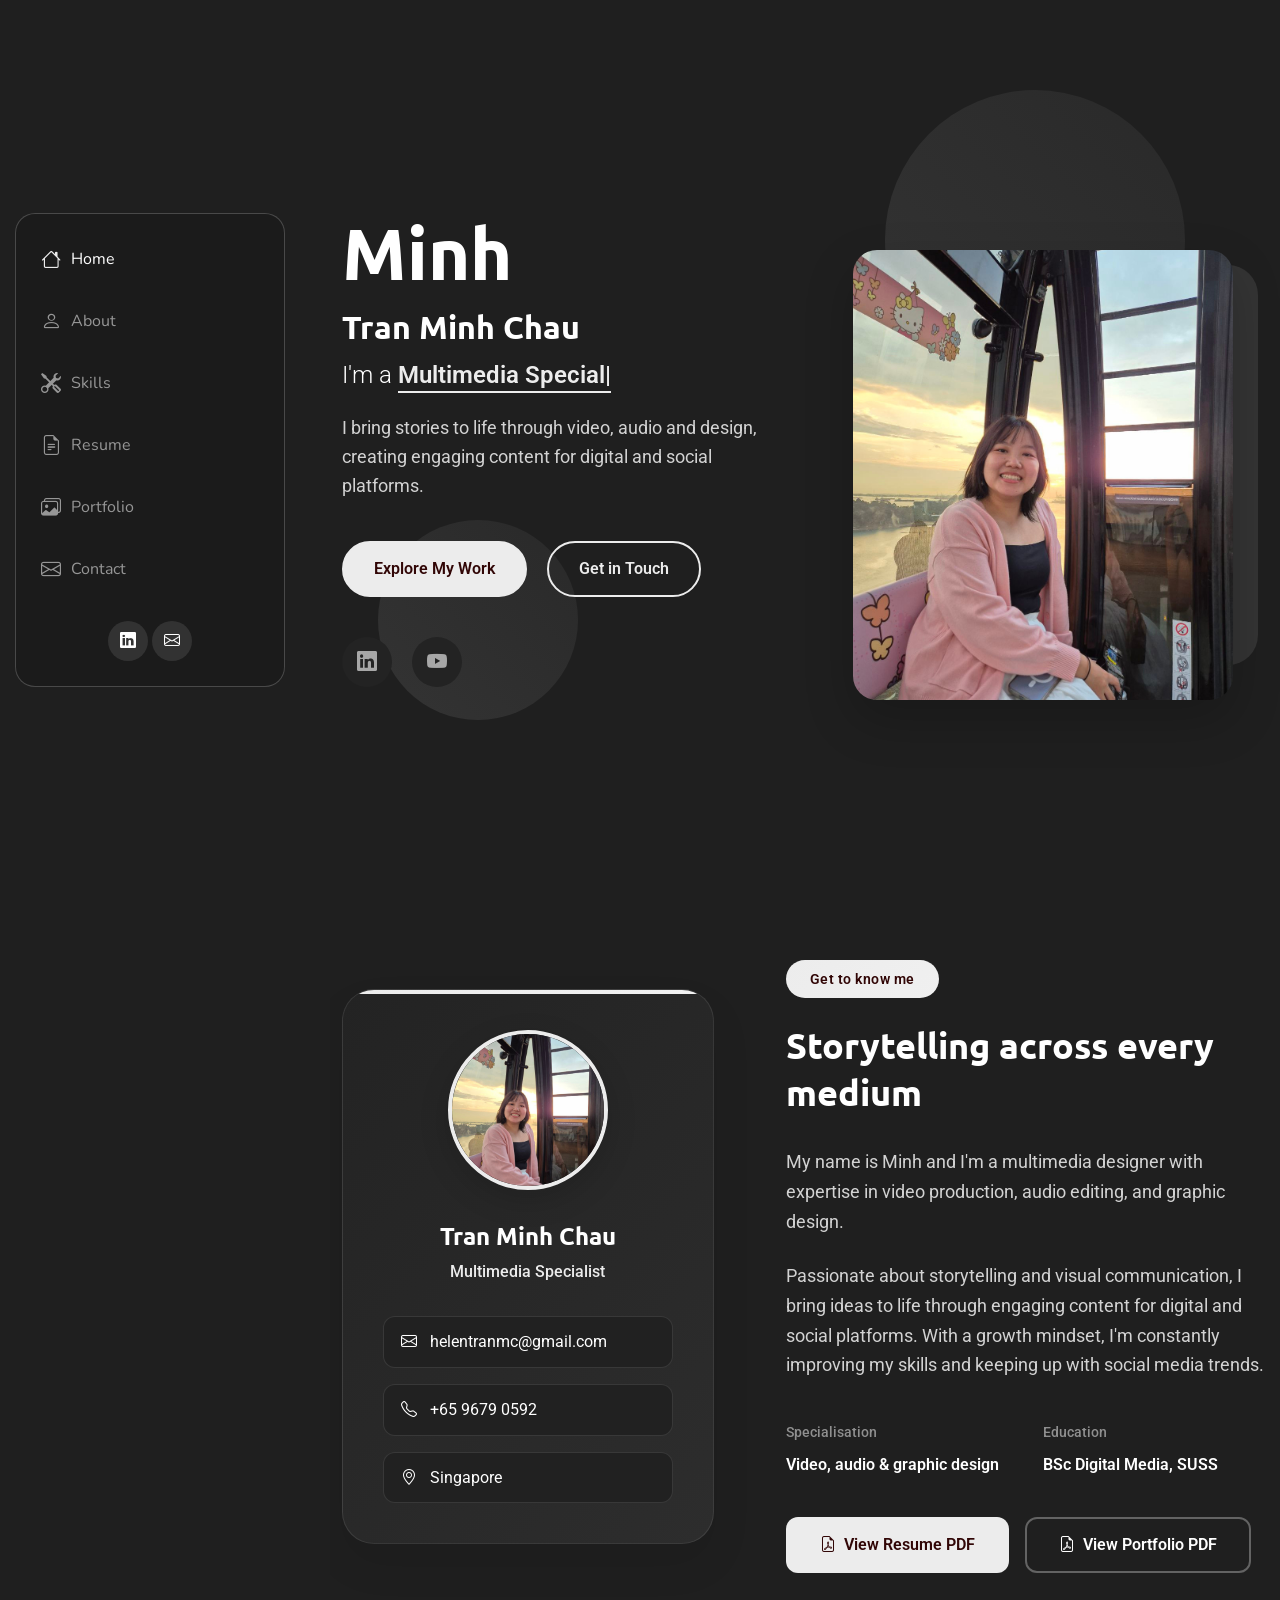
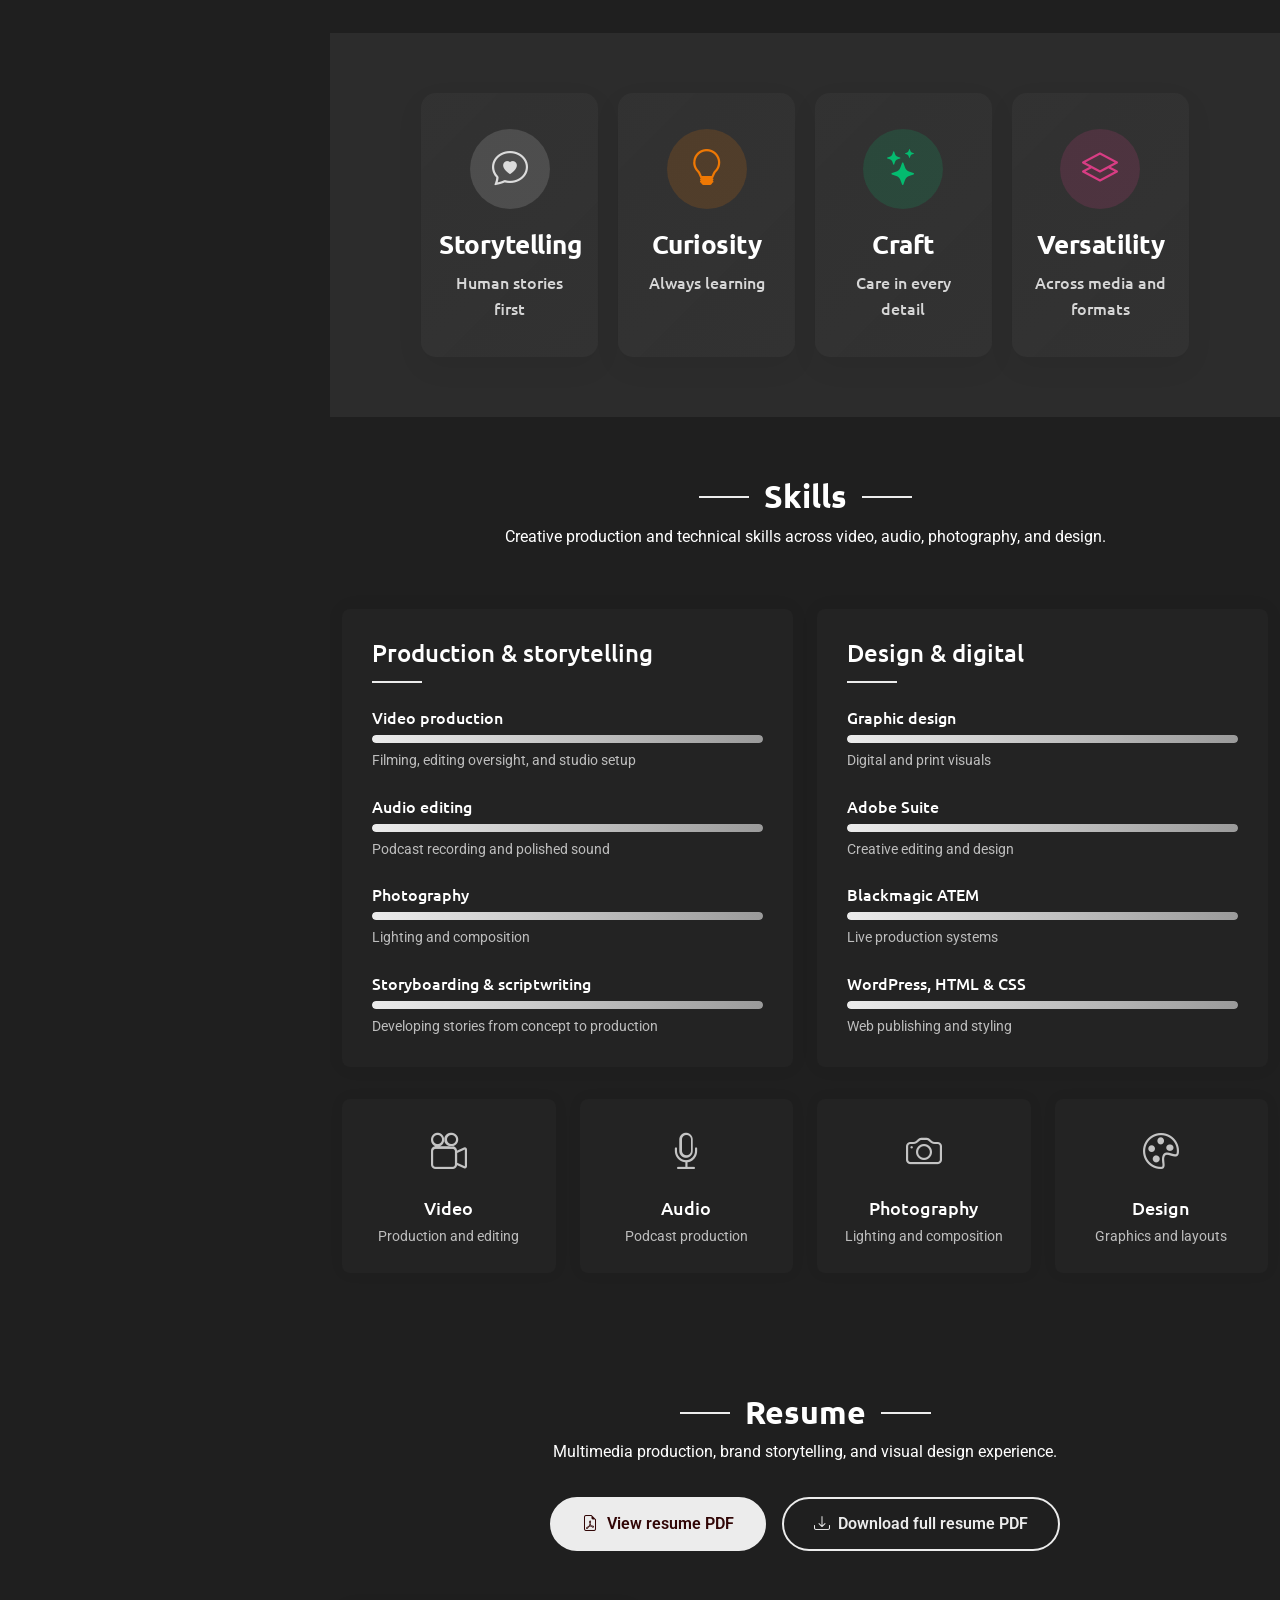
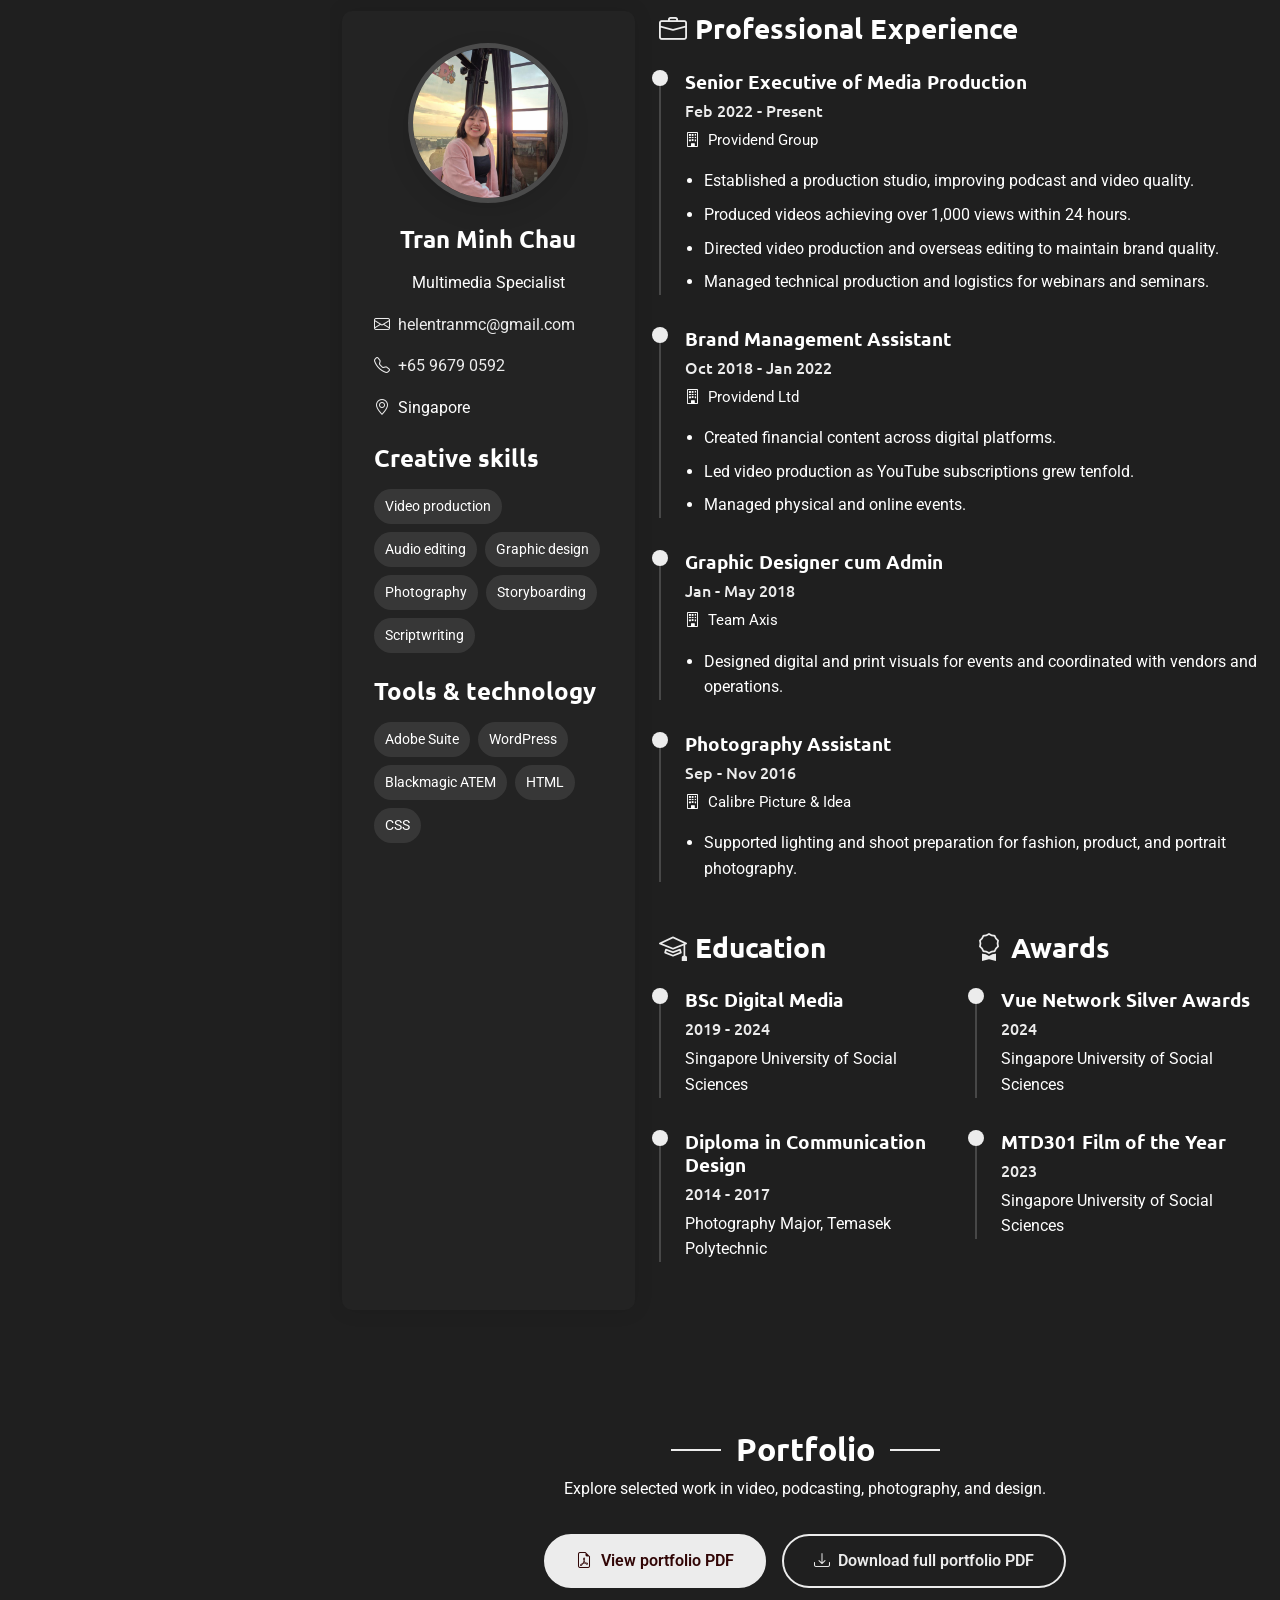
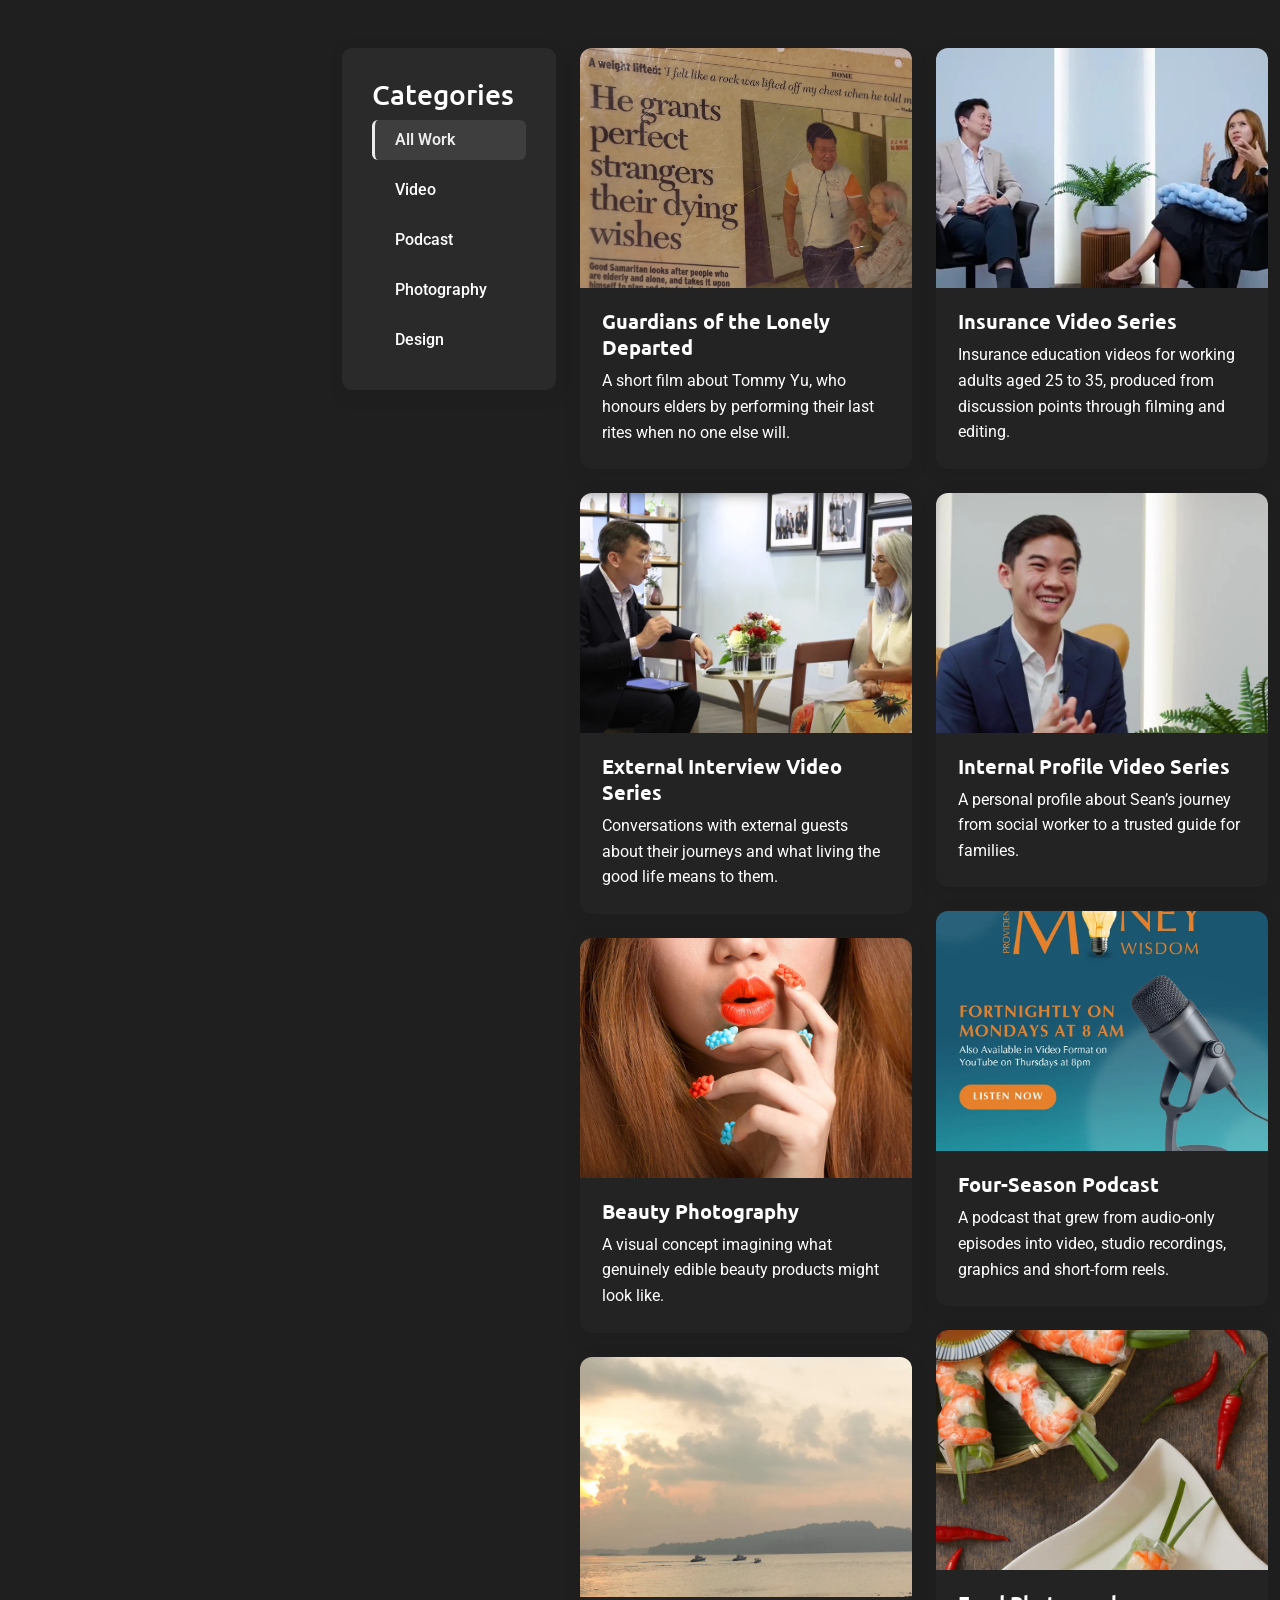
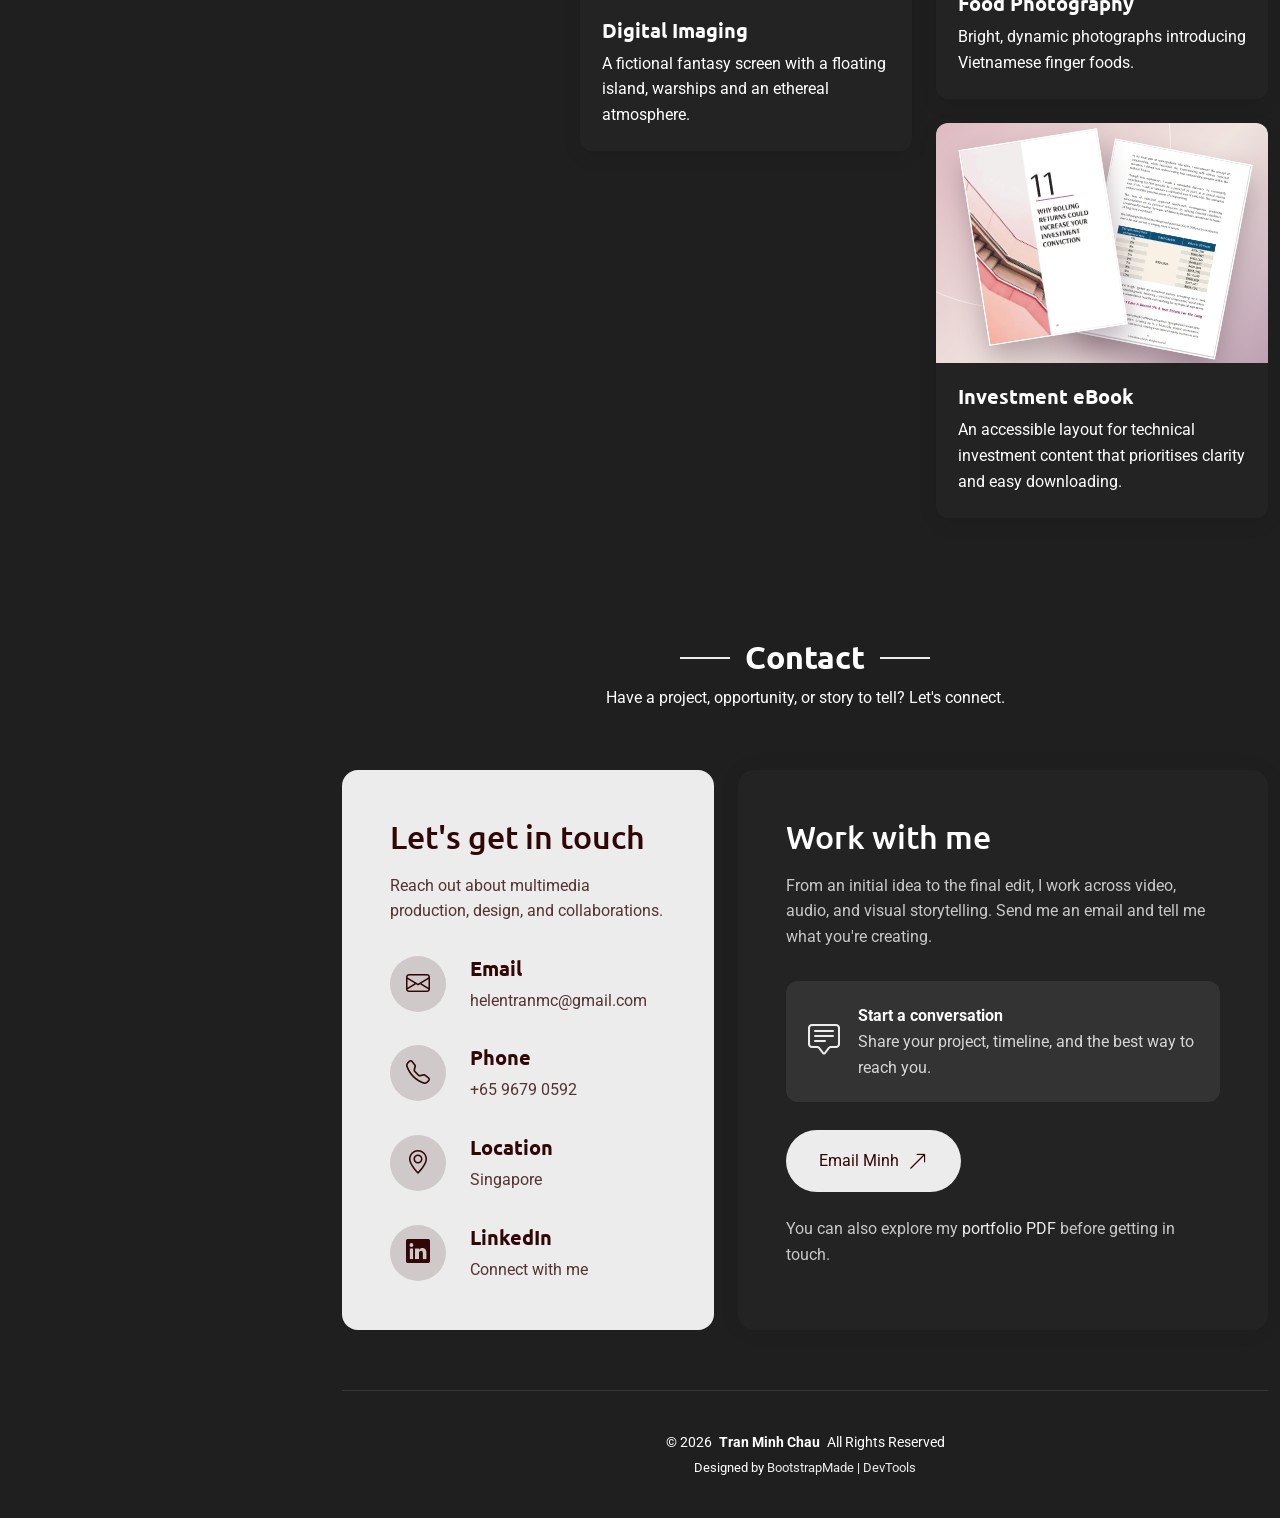
<file: index.html>
<!DOCTYPE html>

<html lang="en"><head><meta charset="utf-8"/><meta content="width=device-width, initial-scale=1" name="viewport"/><meta content="Tran Minh Chau — multimedia specialist in video, audio, graphic design and photography." name="description"/><title>Tran Minh Chau | Multimedia Specialist</title><link href="assets/img/favicon-mc.svg" rel="icon" type="image/svg+xml"/><link href="https://fonts.googleapis.com" rel="preconnect"/><link crossorigin="" href="https://fonts.gstatic.com" rel="preconnect"/><link href="https://fonts.googleapis.com/css2?family=Roboto:wght@300;400;500;700&amp;family=Ubuntu:wght@400;500;700&amp;family=Nunito:wght@400;600;700;800&amp;display=swap" rel="stylesheet"/><link href="assets/vendor/bootstrap/css/bootstrap.min.css" rel="stylesheet"/><link href="assets/vendor/bootstrap-icons/bootstrap-icons.css" rel="stylesheet"/><link href="assets/vendor/aos/aos.css" rel="stylesheet"/><link href="assets/vendor/glightbox/css/glightbox.min.css" rel="stylesheet"/><link href="assets/vendor/swiper/swiper-bundle.min.css" rel="stylesheet"/><link href="assets/css/main.css" rel="stylesheet"/><style>.hero-visual .profile-container{display:grid;place-items:center}.hero-monogram{position:relative;z-index:2;width:65%;aspect-ratio:1;border-radius:50%;display:grid;place-items:center;font:800 clamp(3rem,7vw,6rem)/1 Nunito,sans-serif;color:#fff;background:linear-gradient(140deg,#db6744,#142d45);box-shadow:0 25px 80px #0003}.portfolio .portfolio-content{height:100%}.portfolio .portfolio-info{padding:18px}.portfolio .portfolio-info p{margin-bottom:0}.portfolio-card{height:100%;background:var(--surface-color);border-radius:12px;overflow:hidden;box-shadow:0 8px 30px #0001}.portfolio-card img{width:100%;height:230px;object-fit:cover}.portfolio-card .portfolio-copy{padding:22px}.portfolio-card .portfolio-copy h3{font-size:1.3rem}.portfolio-card .portfolio-copy p{margin:0}.resume .resume-item ul{padding-left:20px}.contact .contact-card{padding:28px;border-radius:14px;background:var(--surface-color);height:100%;box-shadow:0 8px 30px #0001}.contact .contact-card i{font-size:2rem;color:var(--accent-color)}.contact .contact-card a{overflow-wrap:anywhere}.section .section-title p{max-width:760px;margin:auto}.hero .description{max-width:620px}</style><style>.resume .resume-side{position:sticky;top:28px}.resume .resume-initials{width:96px;height:96px;display:grid;place-items:center;border-radius:50%;margin-bottom:22px;background:color-mix(in srgb,var(--accent-color),transparent 84%);border:3px solid color-mix(in srgb,var(--accent-color),transparent 45%);font:800 2rem Nunito,sans-serif;color:var(--accent-color)}.resume .resume-side a{overflow-wrap:anywhere}.resume .resume-tags{display:flex;flex-wrap:wrap;gap:8px}.resume .resume-tags span{padding:7px 11px;border-radius:20px;background:color-mix(in srgb,var(--accent-color),transparent 90%);color:var(--heading-color);font-size:.85rem}.resume .resume-link{display:inline-flex;gap:8px;align-items:center;margin-top:28px;font-weight:700}.resume .resume-section .resume-item:last-child{margin-bottom:0}.resume .resume-section .resume-item ul{margin-bottom:0}@media(max-width:991px){.resume .resume-side{position:static}}</style><style>.contact .info-box .content a{overflow-wrap:anywhere}.contact .contact-form .contact-invite{display:flex;gap:18px;align-items:center;padding:22px;margin:28px 0;background:color-mix(in srgb,var(--accent-color),transparent 92%);border-radius:12px}.contact .contact-invite>i{font-size:2rem;color:var(--accent-color)}.contact .contact-invite strong,.contact .contact-invite span{display:block}.contact .contact-invite span{font-size:.9rem;opacity:.8}.contact .contact-form .btn{display:inline-flex;align-items:center;gap:9px}.contact .contact-form a:not(.btn){color:var(--accent-color)}</style><style>.portfolio .portfolio-project{height:100%;background:var(--surface-color);border-radius:12px;overflow:hidden;box-shadow:0 5px 20px rgba(0,0,0,.08)}.portfolio .portfolio-project .portfolio-wrap{height:240px;border-radius:0;box-shadow:none}.portfolio .portfolio-project .portfolio-wrap img{height:240px}.portfolio .portfolio-project-copy{padding:20px 22px 24px}.portfolio .portfolio-project-copy h3{font-size:1.18rem;font-weight:700;margin:0 0 8px}.portfolio .portfolio-project-copy p{margin:0;font-size:.94rem}.portfolio .portfolio-filters li:focus-visible{outline:2px solid var(--accent-color);outline-offset:2px}.portfolio .portfolio-wrap:focus-within .portfolio-info{opacity:1;transform:translateY(0)}</style><style>.hero .hero-visual .profile-container .profile-image{position:relative;z-index:2;width:min(100%,380px);height:450px;object-fit:cover;object-position:center 35%;border-radius:24px;box-shadow:0 20px 50px rgba(0,0,0,.2)}.about .profile-card .profile-header .profile-image img{object-fit:cover;object-position:center 35%}</style><style>.resume .resume-side .resume-portrait{display:block;width:160px;height:160px;object-fit:cover;object-position:center 32%;border-radius:50%;border:5px solid color-mix(in srgb,var(--accent-color),transparent 80%);margin:0 auto 22px;box-shadow:0 8px 24px rgba(0,0,0,.1)}.resume .resume-side>h3:first-of-type,.resume .resume-side>p:first-of-type{text-align:center}</style><style>.skills .skill-box p{font-size:.9rem;margin:0}.skills .skill-box h4{margin-bottom:7px}.skills .skills-category .row{align-items:stretch}.skills .skills-category .col-sm-6{display:flex}.skills .skills-category .skill-box{width:100%}</style><style>.skills .skill-box p{font-size:.9rem;margin:0}.skills .skill-box h4{margin-bottom:7px}.skills .skills-category .col-sm-6{display:flex}.skills .skills-category .skill-box{width:100%}</style><style>.skills .skill-item .progress{height:8px}.skills .skill-item .progress .progress-bar{width:100%;background:linear-gradient(90deg,var(--accent-color),color-mix(in srgb,var(--accent-color),transparent 45%));transform:scaleX(0);transform-origin:left;transition:transform 1s ease}.skills .skills-category.aos-animate .skill-item .progress-bar,.skills [data-aos].aos-animate .skill-item .progress-bar{transform:scaleX(1)}.skills .skill-item .skill-tooltip{opacity:1;transform:none;margin-top:6px}.skills .skill-box{min-height:165px}.skills .skill-box .skill-tooltip{opacity:1;transform:none}</style><style>.header .header-toggle{border:0}.navmenu a:focus-visible,.header .header-toggle:focus-visible{outline:2px solid var(--accent-color);outline-offset:2px}.header .header-container{width:100%}.header .social-links{align-self:center}</style><style>.stats .stats-item span{font-size:clamp(1.25rem,2vw,1.6rem);line-height:1.2;letter-spacing:-.02em}.stats .stats-item p{font-size:.95rem}.stats .stats-item{padding:36px 18px}</style><style>.section-title .document-actions{display:flex;justify-content:center;flex-wrap:wrap;gap:1rem;margin-top:2rem}.section-title .document-actions .btn{display:inline-flex;align-items:center;justify-content:center;gap:.55rem;padding:14px 30px;font-size:16px;font-weight:600;line-height:1.4;border-radius:50px;text-decoration:none;transition:all .3s ease;border:2px solid var(--accent-color)}.section-title .document-actions .btn.btn-primary{background-color:var(--accent-color);color:var(--contrast-color)}.section-title .document-actions .btn.btn-primary:hover{background-color:color-mix(in srgb,var(--accent-color),black 10%);transform:translateY(-2px);box-shadow:0 8px 25px color-mix(in srgb,var(--accent-color),transparent 70%)}.section-title .document-actions .btn.btn-outline{background-color:transparent;color:var(--accent-color)}.section-title .document-actions .btn.btn-outline:hover{background-color:var(--accent-color);color:var(--contrast-color);transform:translateY(-2px)}@media(max-width:575px){.section-title .document-actions .btn{width:100%;padding:12px 18px}}</style><style>.portfolio .portfolio-wrap .project-cover-link{position:absolute;inset:0;z-index:2}.portfolio .portfolio-wrap .portfolio-info{pointer-events:none}.portfolio .portfolio-wrap .portfolio-info a{pointer-events:auto}.portfolio .portfolio-project-copy h3 a{color:inherit}.portfolio .portfolio-project-copy h3 a:hover{color:var(--accent-color)}</style><style>.portfolio .portfolio-wrap .portfolio-info{background:linear-gradient(to top,rgba(0,0,0,.72) 0%,rgba(0,0,0,.45) 52%,rgba(0,0,0,.18) 100%);color:#fff}.portfolio .portfolio-wrap .portfolio-info h4,.portfolio .portfolio-wrap .portfolio-info .category{color:#fff}.portfolio .portfolio-wrap .portfolio-info .portfolio-links a{background:rgba(255,255,255,.92);color:#171717}.portfolio .portfolio-wrap .portfolio-info .portfolio-links a:hover{background:#fff;color:#171717}</style><style>.portfolio .portfolio-wrap .ebook-cover{position:absolute;inset:0;overflow:hidden;background:linear-gradient(135deg,#dfbac3,#f0e4df 54%,#bda0b2)}.portfolio .portfolio-wrap .ebook-cover:before{content:"";position:absolute;width:330px;height:330px;border:1px solid #fff8;border-radius:50%;left:-95px;top:-145px}.portfolio .portfolio-wrap .ebook-sheet{position:absolute;top:50%;left:50%;width:140px;height:198px;overflow:hidden;background:#fff;box-shadow:0 15px 28px #41253655;border:1px solid #ffffffa6;transition:transform .35s ease}.portfolio .portfolio-wrap .ebook-sheet-back{transform:translate(-5%,-47%) rotate(11deg)}.portfolio .portfolio-wrap .ebook-sheet-front{transform:translate(-92%,-53%) rotate(-9deg)}.portfolio .portfolio-project .portfolio-wrap .ebook-sheet img{display:block;width:100%;height:100%;object-fit:cover;object-position:top;transform:none}.portfolio .portfolio-wrap:hover .ebook-sheet-front{transform:translate(-98%,-56%) rotate(-10deg)}.portfolio .portfolio-wrap:hover .ebook-sheet-back{transform:translate(1%,-49%) rotate(12deg)}</style><link href="assets/css/typography.css" rel="stylesheet"/></head><body class="index-page"><header class="header dark-background d-flex flex-column justify-content-center" id="header"><button aria-controls="navmenu" aria-expanded="false" aria-label="Open navigation menu" class="header-toggle d-xl-none bi bi-list" type="button"></button><div class="header-container d-flex flex-column align-items-start"><nav class="navmenu" id="navmenu"><ul><li><a class="active" href="#hero"><i class="bi bi-house navicon"></i>Home</a></li><li><a href="#about"><i class="bi bi-person navicon"></i>About</a></li><li><a href="#skills"><i class="bi bi-tools navicon"></i>Skills</a></li><li><a href="#resume"><i class="bi bi-file-earmark-text navicon"></i>Resume</a></li><li><a href="#portfolio"><i class="bi bi-images navicon"></i>Portfolio</a></li><li><a href="#contact"><i class="bi bi-envelope navicon"></i>Contact</a></li></ul></nav><div class="social-links text-center"><a aria-label="LinkedIn" href="https://www.linkedin.com/in/minh-chau-tran-593051b8" rel="noopener noreferrer" target="_blank"><i class="bi bi-linkedin"></i></a><a aria-label="Email" href="mailto:helentranmc@gmail.com"><i class="bi bi-envelope"></i></a></div></div></header><main class="main"><section class="hero section" id="hero"><div class="background-elements"><div class="bg-circle circle-1"></div><div class="bg-circle circle-2"></div></div><div class="hero-content"><div class="container"><div class="row align-items-center"><div class="col-lg-6" data-aos="fade-right"><div class="hero-text"><h1>Minh</h1><h2>Tran Minh Chau</h2><p class="lead">I'm a <span class="typed" data-typed-items="Multimedia Specialist,Video Producer,Audio Editor,Graphic Designer,Photographer"></span></p><p class="description">I bring stories to life through video, audio and design, creating engaging content for digital and social platforms.</p><div class="hero-actions"><a class="btn btn-primary" href="#portfolio">Explore My Work</a><a class="btn btn-outline" href="#contact">Get in Touch</a></div><div class="social-links"><a aria-label="LinkedIn" href="https://www.linkedin.com/in/minh-chau-tran-593051b8" rel="noopener noreferrer" target="_blank"><i class="bi bi-linkedin"></i></a><a aria-label="YouTube short film" href="https://youtu.be/9HKj52ng6Co" rel="noopener noreferrer" target="_blank"><i class="bi bi-youtube"></i></a></div></div></div><div class="col-lg-6" data-aos="fade-left" data-aos-delay="200"><div class="hero-visual"><div class="profile-container"><div class="profile-background"></div><img alt="Tran Minh Chau smiling at sunset" class="profile-image" src="assets/img/profile/minh-portrait.png"/></div></div></div></div></div></div></section><section class="about section" id="about"><div class="container" data-aos="fade-up"><div class="row align-items-center gy-5"><div class="col-lg-5"><div class="profile-card"><div class="profile-header"><div class="profile-image"><img alt="Portrait of Tran Minh Chau" class="img-fluid" src="assets/img/profile/minh-portrait.png"/></div></div><div class="profile-content"><h3>Tran Minh Chau</h3><p class="profession">Multimedia Specialist</p><div class="contact-links"><a class="contact-item" href="mailto:helentranmc@gmail.com"><i class="bi bi-envelope"></i>helentranmc@gmail.com</a><a class="contact-item" href="tel:+6596790592"><i class="bi bi-telephone"></i>+65 9679 0592</a><span class="contact-item"><i class="bi bi-geo-alt"></i>Singapore</span></div></div></div></div><div class="col-lg-7"><div class="about-content"><div class="section-header"><span class="badge-text">Get to know me</span><h2>Storytelling across every medium</h2></div><div class="description"><p>My name is Minh and I'm a multimedia designer with expertise in video production, audio editing, and graphic design.</p><p>Passionate about storytelling and visual communication, I bring ideas to life through engaging content for digital and social platforms. With a growth mindset, I'm constantly improving my skills and keeping up with social media trends.</p></div><div class="details-grid"><div class="detail-row"><div class="detail-item"><span class="detail-label">Specialisation</span><span class="detail-value">Video, audio &amp; graphic design</span></div><div class="detail-item"><span class="detail-label">Education</span><span class="detail-value">BSc Digital Media, SUSS</span></div></div></div><div class="cta-section"><a class="btn btn-primary" href="assets/docs/Tran-Minh-Chau-Resume.pdf" rel="noopener noreferrer" target="_blank"><i class="bi bi-file-earmark-pdf"></i> View Resume PDF</a><a class="btn btn-outline" href="assets/docs/Tran-Minh-Chau-Portfolio.pdf" rel="noopener noreferrer" target="_blank"><i class="bi bi-file-earmark-pdf"></i> View Portfolio PDF</a></div></div></div></div></div></section><section class="stats section light-background" id="values"><div class="container" data-aos="fade-up"><div class="row justify-content-center"><div class="col-lg-10"><div class="stats-wrapper"><div class="stats-item" data-aos="zoom-in" data-aos-delay="100"><div class="icon-wrapper"><i class="bi bi-chat-heart"></i></div><span>Storytelling</span><p>Human stories first</p></div><div class="stats-item" data-aos="zoom-in" data-aos-delay="200"><div class="icon-wrapper"><i class="bi bi-lightbulb"></i></div><span>Curiosity</span><p>Always learning</p></div><div class="stats-item" data-aos="zoom-in" data-aos-delay="300"><div class="icon-wrapper"><i class="bi bi-stars"></i></div><span>Craft</span><p>Care in every detail</p></div><div class="stats-item" data-aos="zoom-in" data-aos-delay="400"><div class="icon-wrapper"><i class="bi bi-layers"></i></div><span>Versatility</span><p>Across media and formats</p></div></div></div></div></div></section><section class="skills section" id="skills"><div class="container section-title" data-aos="fade-up"><h2>Skills</h2><p>Creative production and technical skills across video, audio, photography, and design.</p></div><div class="container"><div class="row gy-4"><div class="col-lg-6" data-aos="fade-up" data-aos-delay="100"><div class="skills-category"><h3>Production &amp; storytelling</h3><div class="skill-item"><h4>Video production</h4><div aria-hidden="true" class="progress"><div class="progress-bar"></div></div><div class="skill-tooltip">Filming, editing oversight, and studio setup</div></div><div class="skill-item"><h4>Audio editing</h4><div aria-hidden="true" class="progress"><div class="progress-bar"></div></div><div class="skill-tooltip">Podcast recording and polished sound</div></div><div class="skill-item"><h4>Photography</h4><div aria-hidden="true" class="progress"><div class="progress-bar"></div></div><div class="skill-tooltip">Lighting and composition</div></div><div class="skill-item"><h4>Storyboarding &amp; scriptwriting</h4><div aria-hidden="true" class="progress"><div class="progress-bar"></div></div><div class="skill-tooltip">Developing stories from concept to production</div></div></div></div><div class="col-lg-6" data-aos="fade-up" data-aos-delay="200"><div class="skills-category"><h3>Design &amp; digital</h3><div class="skill-item"><h4>Graphic design</h4><div aria-hidden="true" class="progress"><div class="progress-bar"></div></div><div class="skill-tooltip">Digital and print visuals</div></div><div class="skill-item"><h4>Adobe Suite</h4><div aria-hidden="true" class="progress"><div class="progress-bar"></div></div><div class="skill-tooltip">Creative editing and design</div></div><div class="skill-item"><h4>Blackmagic ATEM</h4><div aria-hidden="true" class="progress"><div class="progress-bar"></div></div><div class="skill-tooltip">Live production systems</div></div><div class="skill-item"><h4>WordPress, HTML &amp; CSS</h4><div aria-hidden="true" class="progress"><div class="progress-bar"></div></div><div class="skill-tooltip">Web publishing and styling</div></div></div></div></div><div class="row gy-4 mt-2"><div class="col-md-3 col-sm-6" data-aos="zoom-in"><div class="skill-box"><i class="bi bi-camera-reels"></i><h4>Video</h4><div class="skill-tooltip">Production and editing</div></div></div><div class="col-md-3 col-sm-6" data-aos="zoom-in" data-aos-delay="100"><div class="skill-box"><i class="bi bi-mic"></i><h4>Audio</h4><div class="skill-tooltip">Podcast production</div></div></div><div class="col-md-3 col-sm-6" data-aos="zoom-in" data-aos-delay="200"><div class="skill-box"><i class="bi bi-camera"></i><h4>Photography</h4><div class="skill-tooltip">Lighting and composition</div></div></div><div class="col-md-3 col-sm-6" data-aos="zoom-in" data-aos-delay="300"><div class="skill-box"><i class="bi bi-palette"></i><h4>Design</h4><div class="skill-tooltip">Graphics and layouts</div></div></div></div></div></section><section class="resume section" id="resume"><div class="container section-title" data-aos="fade-up"><h2>Resume</h2><p>Multimedia production, brand storytelling, and visual design experience.</p><div class="document-actions"><a class="btn btn-primary" href="assets/docs/Tran-Minh-Chau-Resume.pdf" rel="noopener noreferrer" target="_blank"><i class="bi bi-file-earmark-pdf"></i> View resume PDF</a><a class="btn btn-outline" download="Tran-Minh-Chau-Resume.pdf" href="assets/docs/Tran-Minh-Chau-Resume.pdf" type="application/pdf"><i class="bi bi-download"></i> Download full resume PDF</a></div></div><div class="container"><div class="row gy-4"><div class="col-lg-4" data-aos="fade-up" data-aos-delay="100"><aside class="resume-side"><img alt="Portrait of Tran Minh Chau" class="resume-portrait" src="assets/img/profile/minh-portrait.png"/><h3>Tran Minh Chau</h3><p>Multimedia Specialist</p><ul class="contact-info list-unstyled"><li><i class="bi bi-envelope"></i><a href="mailto:helentranmc@gmail.com">helentranmc@gmail.com</a></li><li><i class="bi bi-telephone"></i><a href="tel:+6596790592">+65 9679 0592</a></li><li><i class="bi bi-geo-alt"></i>Singapore</li></ul><h3 class="mt-4">Creative skills</h3><div class="resume-tags"><span>Video production</span><span>Audio editing</span><span>Graphic design</span><span>Photography</span><span>Storyboarding</span><span>Scriptwriting</span></div><h3 class="mt-4">Tools &amp; technology</h3><div class="resume-tags"><span>Adobe Suite</span><span>WordPress</span><span>Blackmagic ATEM</span><span>HTML</span><span>CSS</span></div></aside></div><div class="col-lg-8" data-aos="fade-up" data-aos-delay="200"><div class="resume-section"><h3><i class="bi bi-briefcase me-2"></i>Professional Experience</h3><div class="resume-item"><h4>Senior Executive of Media Production</h4><h5>Feb 2022 - Present</h5><div class="company"><i class="bi bi-building"></i>Providend Group</div><ul><li>Established a production studio, improving podcast and video quality.</li><li>Produced videos achieving over 1,000 views within 24 hours.</li><li>Directed video production and overseas editing to maintain brand quality.</li><li>Managed technical production and logistics for webinars and seminars.</li></ul></div><div class="resume-item"><h4>Brand Management Assistant</h4><h5>Oct 2018 - Jan 2022</h5><div class="company"><i class="bi bi-building"></i>Providend Ltd</div><ul><li>Created financial content across digital platforms.</li><li>Led video production as YouTube subscriptions grew tenfold.</li><li>Managed physical and online events.</li></ul></div><div class="resume-item"><h4>Graphic Designer cum Admin</h4><h5>Jan - May 2018</h5><div class="company"><i class="bi bi-building"></i>Team Axis</div><ul><li>Designed digital and print visuals for events and coordinated with vendors and operations.</li></ul></div><div class="resume-item"><h4>Photography Assistant</h4><h5>Sep - Nov 2016</h5><div class="company"><i class="bi bi-building"></i>Calibre Picture &amp; Idea</div><ul><li>Supported lighting and shoot preparation for fashion, product, and portrait photography.</li></ul></div></div><div class="row gy-3"><div class="col-md-6"><div class="resume-section"><h3><i class="bi bi-mortarboard me-2"></i>Education</h3><div class="resume-item"><h4>BSc Digital Media</h4><h5>2019 - 2024</h5><p>Singapore University of Social Sciences</p></div><div class="resume-item"><h4>Diploma in Communication Design</h4><h5>2014 - 2017</h5><p>Photography Major, Temasek Polytechnic</p></div></div></div><div class="col-md-6"><div class="resume-section"><h3><i class="bi bi-award me-2"></i>Awards</h3><div class="resume-item"><h4>Vue Network Silver Awards</h4><h5>2024</h5><p>Singapore University of Social Sciences</p></div><div class="resume-item"><h4>MTD301 Film of the Year</h4><h5>2023</h5><p>Singapore University of Social Sciences</p></div></div></div></div></div></div></div></section><section class="portfolio section" id="portfolio"><div class="container section-title" data-aos="fade-up"><h2>Portfolio</h2><p>Explore selected work in video, podcasting, photography, and design.</p><div class="document-actions"><a class="btn btn-primary" href="assets/docs/Tran-Minh-Chau-Portfolio.pdf" rel="noopener noreferrer" target="_blank"><i class="bi bi-file-earmark-pdf"></i> View portfolio PDF</a><a class="btn btn-outline" download="Tran-Minh-Chau-Portfolio.pdf" href="assets/docs/Tran-Minh-Chau-Portfolio.pdf" type="application/pdf"><i class="bi bi-download"></i> Download full portfolio PDF</a></div></div><div class="container isotope-layout" data-default-filter="*" data-layout="masonry"><div class="row gy-4"><div class="col-lg-3 filter-sidebar" data-aos="fade-right"><div class="filters-wrapper"><h3>Categories</h3><ul class="portfolio-filters isotope-filters"><li class="filter-active" data-filter="*" role="button" tabindex="0">All Work</li><li data-filter=".filter-video" role="button" tabindex="0">Video</li><li data-filter=".filter-podcast" role="button" tabindex="0">Podcast</li><li data-filter=".filter-photography" role="button" tabindex="0">Photography</li><li data-filter=".filter-design" role="button" tabindex="0">Design</li></ul></div></div><div class="col-lg-9"><div class="row gy-4 isotope-container"><div class="col-md-6 isotope-item filter-video"><article class="portfolio-project"><div class="portfolio-wrap"><img alt="YouTube thumbnail for Guardians of the Lonely Departed" loading="eager" src="assets/img/projects/guardians-thumbnail-clean.webp"/><a aria-label="Read about Guardians of the Lonely Departed" class="project-cover-link" href="project-guardians-of-the-lonely-departed.html"></a><div class="portfolio-info"><div class="content"><span class="category">Short film</span><h4>Guardians of the Lonely Departed</h4><div class="portfolio-links"><a aria-label="Read about Guardians of the Lonely Departed" href="project-guardians-of-the-lonely-departed.html"><i class="bi bi-arrow-up-right"></i></a></div></div></div></div><div class="portfolio-project-copy"><h3><a href="project-guardians-of-the-lonely-departed.html">Guardians of the Lonely Departed</a></h3><p>A short film about Tommy Yu, who honours elders by performing their last rites when no one else will.</p></div></article></div><div class="col-md-6 isotope-item filter-video"><article class="portfolio-project"><div class="portfolio-wrap"><img alt="The interviewer and guest in the insurance video" loading="eager" src="assets/img/projects/details/insurance-refresh-1.webp"/><a aria-label="Read about Insurance Video Series" class="project-cover-link" href="project-insurance-video-series.html"></a><div class="portfolio-info"><div class="content"><span class="category">Video production</span><h4>Insurance Video Series</h4><div class="portfolio-links"><a aria-label="Read about Insurance Video Series" href="project-insurance-video-series.html"><i class="bi bi-arrow-up-right"></i></a></div></div></div></div><div class="portfolio-project-copy"><h3><a href="project-insurance-video-series.html">Insurance Video Series</a></h3><p>Insurance education videos for working adults aged 25 to 35, produced from discussion points through filming and editing.</p></div></article></div><div class="col-md-6 isotope-item filter-video"><article class="portfolio-project"><div class="portfolio-wrap"><img alt="Sean speaking in the interview video" loading="eager" src="assets/img/projects/details/sean-1.webp"/><a aria-label="Read about Internal Profile Video Series" class="project-cover-link" href="project-story-of-sean.html"></a><div class="portfolio-info"><div class="content"><span class="category">Video Production</span><h4>Internal Profile Video Series</h4><div class="portfolio-links"><a aria-label="Read about Internal Profile Video Series" href="project-story-of-sean.html"><i class="bi bi-arrow-up-right"></i></a></div></div></div></div><div class="portfolio-project-copy"><h3><a href="project-story-of-sean.html">Internal Profile Video Series</a></h3><p>A personal profile about Sean’s journey from social worker to a trusted guide for families.</p></div></article></div><div class="col-md-6 isotope-item filter-video"><article class="portfolio-project"><div class="portfolio-wrap"><img alt="External Interview Video Series project image" loading="eager" src="assets/img/projects/details/interview-1.webp"/><a aria-label="Read about External Interview Video Series" class="project-cover-link" href="project-external-interview-video-series.html"></a><div class="portfolio-info"><div class="content"><span class="category">Video production</span><h4>External Interview Video Series</h4><div class="portfolio-links"><a aria-label="Read about External Interview Video Series" href="project-external-interview-video-series.html"><i class="bi bi-arrow-up-right"></i></a></div></div></div></div><div class="portfolio-project-copy"><h3><a href="project-external-interview-video-series.html">External Interview Video Series</a></h3><p>Conversations with external guests about their journeys and what living the good life means to them.</p></div></article></div><div class="col-md-6 isotope-item filter-podcast"><article class="portfolio-project"><div class="portfolio-wrap"><img alt="Four-Season Podcast project image" loading="eager" src="assets/img/projects/details/podcast-art.webp"/><a aria-label="Read about Four-Season Podcast" class="project-cover-link" href="project-four-season-podcast.html"></a><div class="portfolio-info"><div class="content"><span class="category">Podcast / audio and video</span><h4>Four-Season Podcast</h4><div class="portfolio-links"><a aria-label="Read about Four-Season Podcast" href="project-four-season-podcast.html"><i class="bi bi-arrow-up-right"></i></a></div></div></div></div><div class="portfolio-project-copy"><h3><a href="project-four-season-podcast.html">Four-Season Podcast</a></h3><p>A podcast that grew from audio-only episodes into video, studio recordings, graphics and short-form reels.</p></div></article></div><div class="col-md-6 isotope-item filter-photography"><article class="portfolio-project"><div class="portfolio-wrap"><img alt="Beauty Photography project image" loading="eager" src="assets/img/projects/details/beauty-1.webp"/><a aria-label="Read about Beauty Photography" class="project-cover-link" href="project-beauty-photography.html"></a><div class="portfolio-info"><div class="content"><span class="category">Photography</span><h4>Beauty Photography</h4><div class="portfolio-links"><a aria-label="Read about Beauty Photography" href="project-beauty-photography.html"><i class="bi bi-arrow-up-right"></i></a></div></div></div></div><div class="portfolio-project-copy"><h3><a href="project-beauty-photography.html">Beauty Photography</a></h3><p>A visual concept imagining what genuinely edible beauty products might look like.</p></div></article></div><div class="col-md-6 isotope-item filter-photography"><article class="portfolio-project"><div class="portfolio-wrap"><img alt="Food Photography project image" loading="eager" src="assets/img/projects/details/food-1.webp"/><a aria-label="Read about Food Photography" class="project-cover-link" href="project-food-photography.html"></a><div class="portfolio-info"><div class="content"><span class="category">Photography</span><h4>Food Photography</h4><div class="portfolio-links"><a aria-label="Read about Food Photography" href="project-food-photography.html"><i class="bi bi-arrow-up-right"></i></a></div></div></div></div><div class="portfolio-project-copy"><h3><a href="project-food-photography.html">Food Photography</a></h3><p>Bright, dynamic photographs introducing Vietnamese finger foods.</p></div></article></div><div class="col-md-6 isotope-item filter-design filter-photography"><article class="portfolio-project"><div class="portfolio-wrap"><img alt="Digital Imaging project image" loading="eager" src="assets/img/projects/details/digital-before.webp"/><a aria-label="Read about Digital Imaging" class="project-cover-link" href="project-digital-imaging.html"></a><div class="portfolio-info"><div class="content"><span class="category">Digital imaging</span><h4>Digital Imaging</h4><div class="portfolio-links"><a aria-label="Read about Digital Imaging" href="project-digital-imaging.html"><i class="bi bi-arrow-up-right"></i></a></div></div></div></div><div class="portfolio-project-copy"><h3><a href="project-digital-imaging.html">Digital Imaging</a></h3><p>A fictional fantasy screen with a floating island, warships and an ethereal atmosphere.</p></div></article></div><div class="col-md-6 isotope-item filter-design"><article class="portfolio-project"><div class="portfolio-wrap"><div aria-hidden="true" class="ebook-cover"><div class="ebook-sheet ebook-sheet-back"><img alt="" loading="lazy" src="assets/img/projects/details/ebook-page-3.webp"/></div><div class="ebook-sheet ebook-sheet-front"><img alt="" loading="lazy" src="assets/img/projects/details/ebook-page-2.webp"/></div></div><a aria-label="Read about Investment eBook" class="project-cover-link" href="project-investment-ebook.html"></a><div class="portfolio-info"><div class="content"><span class="category">Book layout and design</span><h4>Investment eBook</h4><div class="portfolio-links"><a aria-label="Read about Investment eBook" href="project-investment-ebook.html"><i class="bi bi-arrow-up-right"></i></a></div></div></div></div><div class="portfolio-project-copy"><h3><a href="project-investment-ebook.html">Investment eBook</a></h3><p>An accessible layout for technical investment content that prioritises clarity and easy downloading.</p></div></article></div></div></div></div></div></section><section class="contact section" id="contact"><div class="container section-title" data-aos="fade-up"><h2>Contact</h2><p>Have a project, opportunity, or story to tell? Let's connect.</p></div><div class="container"><div class="row gy-4"><div class="col-lg-5" data-aos="fade-right"><div class="info-box"><h3>Let's get in touch</h3><p>Reach out about multimedia production, design, and collaborations.</p><div class="info-item"><div class="icon-box"><i class="bi bi-envelope"></i></div><div class="content"><h4>Email</h4><p><a href="mailto:helentranmc@gmail.com">helentranmc@gmail.com</a></p></div></div><div class="info-item"><div class="icon-box"><i class="bi bi-telephone"></i></div><div class="content"><h4>Phone</h4><p><a href="tel:+6596790592">+65 9679 0592</a></p></div></div><div class="info-item"><div class="icon-box"><i class="bi bi-geo-alt"></i></div><div class="content"><h4>Location</h4><p>Singapore</p></div></div><div class="info-item"><div class="icon-box"><i class="bi bi-linkedin"></i></div><div class="content"><h4>LinkedIn</h4><p><a href="https://www.linkedin.com/in/minh-chau-tran-593051b8" rel="noopener noreferrer" target="_blank">Connect with me</a></p></div></div></div></div><div class="col-lg-7" data-aos="fade-left" data-aos-delay="100"><div class="contact-form"><h3>Work with me</h3><p>From an initial idea to the final edit, I work across video, audio, and visual storytelling. Send me an email and tell me what you're creating.</p><div class="contact-invite"><i class="bi bi-chat-square-text"></i><div><strong>Start a conversation</strong><span>Share your project, timeline, and the best way to reach you.</span></div></div><a class="btn" href="mailto:helentranmc@gmail.com?subject=Project%20enquiry">Email Minh <i class="bi bi-arrow-up-right"></i></a><p class="mt-4 mb-0">You can also explore my <a href="assets/docs/Tran-Minh-Chau-Portfolio.pdf" rel="noopener noreferrer" target="_blank">portfolio PDF</a> before getting in touch.</p></div></div></div></div></section></main><footer class="footer position-relative" id="footer"><div class="container"><div class="copyright text-center"><p>© <span id="year"></span> <strong class="px-1 sitename">Tran Minh Chau</strong> <span>All Rights Reserved</span></p></div><div class="credits">Designed by <a href="https://bootstrapmade.com/" rel="noopener noreferrer" target="_blank">BootstrapMade</a> | <a href="https://bootstrapmade.com/tools/" rel="noopener noreferrer" target="_blank">DevTools</a></div></div></footer><a class="scroll-top d-flex align-items-center justify-content-center" href="#" id="scroll-top"><i class="bi bi-arrow-up-short"></i></a><div id="preloader"></div><script src="assets/vendor/bootstrap/js/bootstrap.bundle.min.js"></script><script src="assets/vendor/aos/aos.js"></script><script src="assets/vendor/typed.js/typed.umd.js"></script><script src="assets/vendor/purecounter/purecounter_vanilla.js"></script><script src="assets/vendor/waypoints/noframework.waypoints.js"></script><script src="assets/vendor/glightbox/js/glightbox.min.js"></script><script src="assets/vendor/imagesloaded/imagesloaded.pkgd.min.js"></script><script src="assets/vendor/isotope-layout/isotope.pkgd.min.js"></script><script src="assets/vendor/swiper/swiper-bundle.min.js"></script><script src="assets/js/main.js"></script><script>document.getElementById('year').textContent=new Date().getFullYear()</script><script>document.querySelectorAll('.portfolio-filters li').forEach(function(tab){tab.addEventListener('keydown',function(event){if(event.key==='Enter'||event.key===' '){event.preventDefault();tab.click()}})})</script></body></html>
</file>
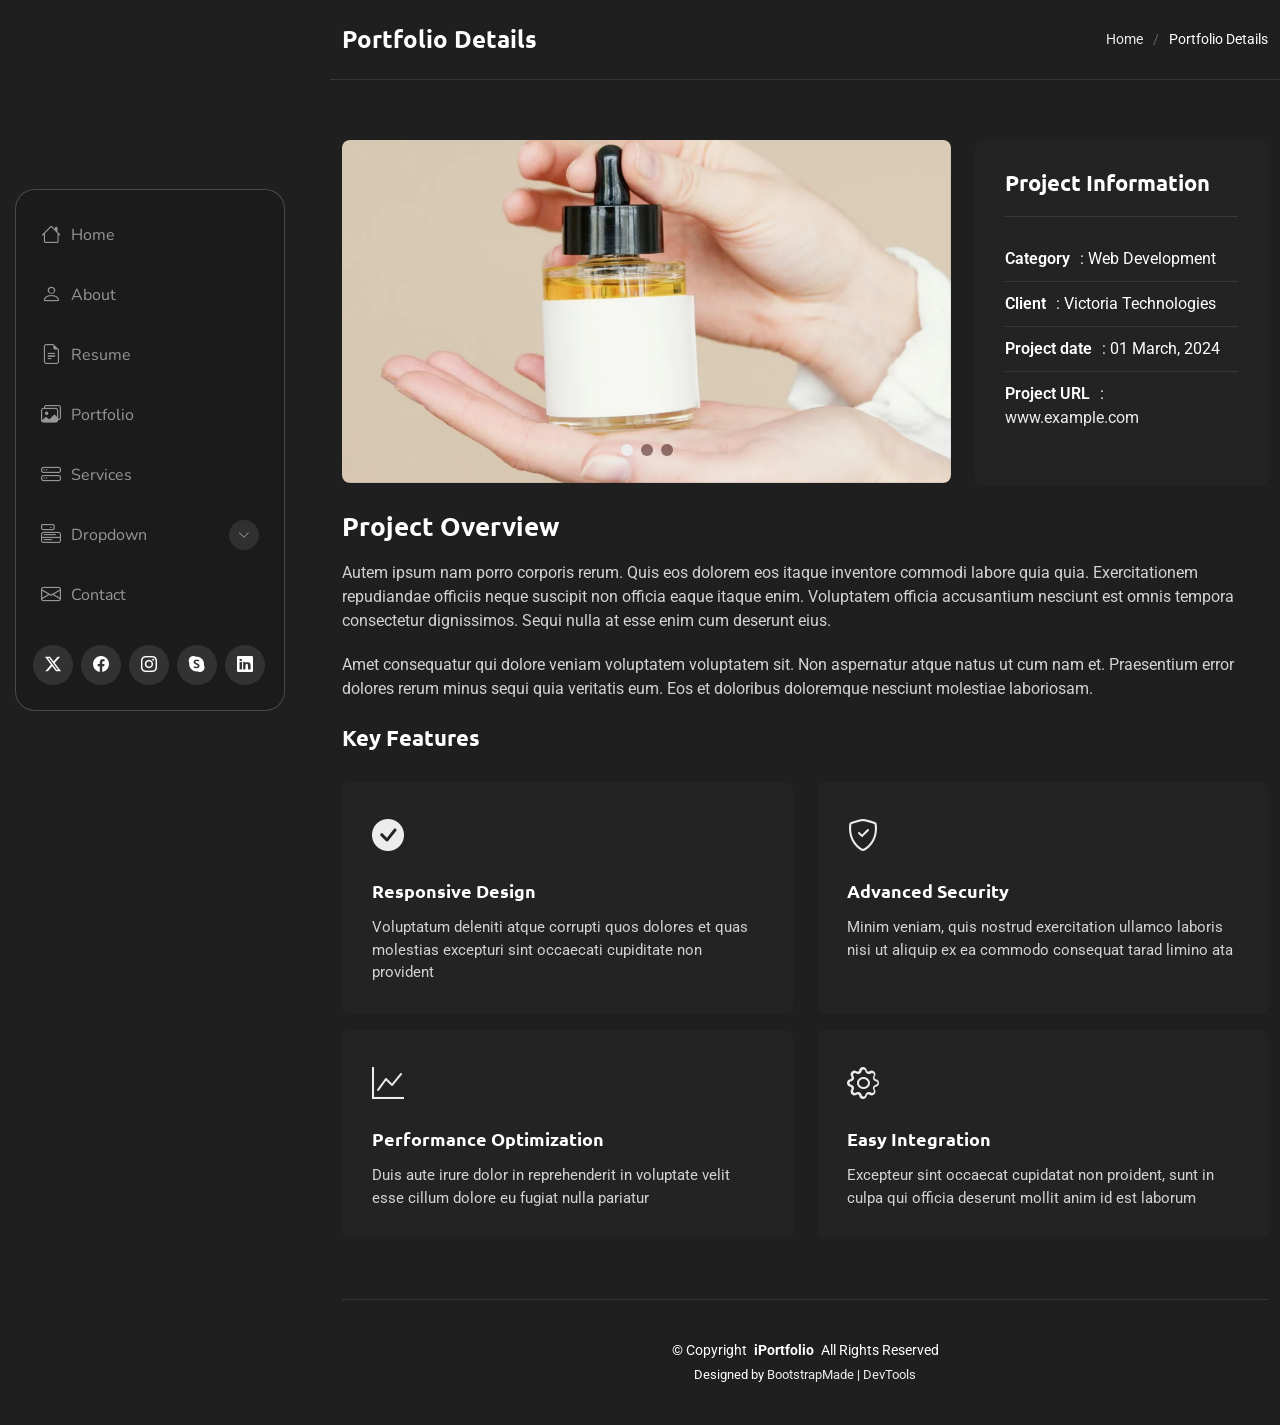
<file: portfolio-details.html>
<!DOCTYPE html>
<html lang="en">

<head>
  <meta charset="utf-8">
  <meta content="width=device-width, initial-scale=1.0" name="viewport">
  <title>Portfolio Details - SnapFolio Bootstrap Template</title>
  <meta name="description" content="">
  <meta name="keywords" content="">

  <!-- Favicons -->
  <link href="assets/img/favicon.png" rel="icon">
  <link href="assets/img/apple-touch-icon.png" rel="apple-touch-icon">

  <!-- Fonts -->
  <link href="https://fonts.googleapis.com" rel="preconnect">
  <link href="https://fonts.gstatic.com" rel="preconnect" crossorigin>
  <link href="https://fonts.googleapis.com/css2?family=Roboto:ital,wght@0,100;0,300;0,400;0,500;0,700;0,900;1,100;1,300;1,400;1,500;1,700;1,900&family=Ubuntu:ital,wght@0,300;0,400;0,500;0,700;1,300;1,400;1,500;1,700&family=Nunito:ital,wght@0,200;0,300;0,400;0,500;0,600;0,700;0,800;0,900;1,200;1,300;1,400;1,500;1,600;1,700;1,800;1,900&display=swap" rel="stylesheet">

  <!-- Vendor CSS Files -->
  <link href="assets/vendor/bootstrap/css/bootstrap.min.css" rel="stylesheet">
  <link href="assets/vendor/bootstrap-icons/bootstrap-icons.css" rel="stylesheet">
  <link href="assets/vendor/aos/aos.css" rel="stylesheet">
  <link href="assets/vendor/glightbox/css/glightbox.min.css" rel="stylesheet">
  <link href="assets/vendor/swiper/swiper-bundle.min.css" rel="stylesheet">

  <!-- Main CSS File -->
  <link href="assets/css/main.css" rel="stylesheet">

  <!-- =======================================================
  * Template Name: SnapFolio
  * Template URL: https://bootstrapmade.com/snapfolio-bootstrap-portfolio-template/
  * Updated: Jul 21 2025 with Bootstrap v5.3.7
  * Author: BootstrapMade.com
  * License: https://bootstrapmade.com/license/
  ======================================================== -->
</head>

<body class="portfolio-details-page">

  <header id="header" class="header dark-background d-flex flex-column justify-content-center">
    <i class="header-toggle d-xl-none bi bi-list"></i>

    <div class="header-container d-flex flex-column align-items-start">
      <nav id="navmenu" class="navmenu">
        <ul>
          <li><a href="#hero"><i class="bi bi-house navicon"></i>Home</a></li>
          <li><a href="#about"><i class="bi bi-person navicon"></i> About</a></li>
          <li><a href="#resume"><i class="bi bi-file-earmark-text navicon"></i> Resume</a></li>
          <li><a href="#portfolio"><i class="bi bi-images navicon"></i> Portfolio</a></li>
          <li><a href="#services"><i class="bi bi-hdd-stack navicon"></i> Services</a></li>
          <li class="dropdown"><a href="#"><i class="bi bi-menu-button navicon"></i> <span>Dropdown</span> <i class="bi bi-chevron-down toggle-dropdown"></i></a>
            <ul>
              <li><a href="#">Dropdown 1</a></li>
              <li class="dropdown"><a href="#"><span>Deep Dropdown</span> <i class="bi bi-chevron-down toggle-dropdown"></i></a>
                <ul>
                  <li><a href="#">Deep Dropdown 1</a></li>
                  <li><a href="#">Deep Dropdown 2</a></li>
                  <li><a href="#">Deep Dropdown 3</a></li>
                  <li><a href="#">Deep Dropdown 4</a></li>
                  <li><a href="#">Deep Dropdown 5</a></li>
                </ul>
              </li>
              <li><a href="#">Dropdown 2</a></li>
              <li><a href="#">Dropdown 3</a></li>
              <li><a href="#">Dropdown 4</a></li>
            </ul>
          </li>
          <li><a href="#contact"><i class="bi bi-envelope navicon"></i> Contact</a></li>
        </ul>
      </nav>

      <div class="social-links text-center">
        <a href="#" class="twitter"><i class="bi bi-twitter-x"></i></a>
        <a href="#" class="facebook"><i class="bi bi-facebook"></i></a>
        <a href="#" class="instagram"><i class="bi bi-instagram"></i></a>
        <a href="#" class="google-plus"><i class="bi bi-skype"></i></a>
        <a href="#" class="linkedin"><i class="bi bi-linkedin"></i></a>
      </div>

    </div>

  </header>

  <main class="main">

    <!-- Page Title -->
    <div class="page-title dark-background">
      <div class="container d-lg-flex justify-content-between align-items-center">
        <h1 class="mb-2 mb-lg-0">Portfolio Details</h1>
        <nav class="breadcrumbs">
          <ol>
            <li><a href="index.html">Home</a></li>
            <li class="current">Portfolio Details</li>
          </ol>
        </nav>
      </div>
    </div><!-- End Page Title -->

    <!-- Portfolio Details Section -->
    <section id="portfolio-details" class="portfolio-details section">

      <div class="container" data-aos="fade-up" data-aos-delay="100">

        <div class="row gy-4">

          <div class="col-lg-8">
            <div class="portfolio-details-slider swiper init-swiper">

              <script type="application/json" class="swiper-config">
                {
                  "loop": true,
                  "speed": 600,
                  "autoplay": {
                    "delay": 5000
                  },
                  "slidesPerView": "auto",
                  "pagination": {
                    "el": ".swiper-pagination",
                    "type": "bullets",
                    "clickable": true
                  }
                }
              </script>

              <div class="swiper-wrapper align-items-center">

                <div class="swiper-slide">
                  <img src="assets/img/portfolio/portfolio-1.webp" alt="Portfolio Image" class="img-fluid" loading="lazy">
                </div>

                <div class="swiper-slide">
                  <img src="assets/img/portfolio/portfolio-10.webp" alt="Portfolio Image" class="img-fluid" loading="lazy">
                </div>

                <div class="swiper-slide">
                  <img src="assets/img/portfolio/portfolio-7.webp" alt="Portfolio Image" class="img-fluid" loading="lazy">
                </div>

              </div>
              <div class="swiper-pagination"></div>
            </div>
          </div>

          <div class="col-lg-4">
            <div class="portfolio-info" data-aos="fade-left" data-aos-delay="200">
              <h3>Project Information</h3>
              <ul>
                <li><strong>Category</strong>: Web Development</li>
                <li><strong>Client</strong>: Victoria Technologies</li>
                <li><strong>Project date</strong>: 01 March, 2024</li>
                <li><strong>Project URL</strong>: <a href="#" target="_blank">www.example.com</a></li>
              </ul>
            </div>
          </div>

          <div class="col-lg-12">
            <div class="portfolio-description" data-aos="fade-up" data-aos-delay="300">
              <h2>Project Overview</h2>
              <p>
                Autem ipsum nam porro corporis rerum. Quis eos dolorem eos itaque inventore commodi labore quia quia. Exercitationem repudiandae officiis neque suscipit non officia eaque itaque enim. Voluptatem officia accusantium nesciunt est omnis tempora consectetur dignissimos. Sequi nulla at esse enim cum deserunt eius.
              </p>
              <p>
                Amet consequatur qui dolore veniam voluptatem voluptatem sit. Non aspernatur atque natus ut cum nam et. Praesentium error dolores rerum minus sequi quia veritatis eum. Eos et doloribus doloremque nesciunt molestiae laboriosam.
              </p>

              <div class="features mt-4">
                <h3>Key Features</h3>
                <div class="row gy-3">
                  <div class="col-md-6">
                    <div class="feature-item" data-aos="fade-up" data-aos-delay="400">
                      <i class="bi bi-check-circle-fill"></i>
                      <h4>Responsive Design</h4>
                      <p>Voluptatum deleniti atque corrupti quos dolores et quas molestias excepturi sint occaecati cupiditate non provident</p>
                    </div>
                  </div>

                  <div class="col-md-6">
                    <div class="feature-item" data-aos="fade-up" data-aos-delay="500">
                      <i class="bi bi-shield-check"></i>
                      <h4>Advanced Security</h4>
                      <p>Minim veniam, quis nostrud exercitation ullamco laboris nisi ut aliquip ex ea commodo consequat tarad limino ata</p>
                    </div>
                  </div>

                  <div class="col-md-6">
                    <div class="feature-item" data-aos="fade-up" data-aos-delay="600">
                      <i class="bi bi-graph-up"></i>
                      <h4>Performance Optimization</h4>
                      <p>Duis aute irure dolor in reprehenderit in voluptate velit esse cillum dolore eu fugiat nulla pariatur</p>
                    </div>
                  </div>

                  <div class="col-md-6">
                    <div class="feature-item" data-aos="fade-up" data-aos-delay="700">
                      <i class="bi bi-gear"></i>
                      <h4>Easy Integration</h4>
                      <p>Excepteur sint occaecat cupidatat non proident, sunt in culpa qui officia deserunt mollit anim id est laborum</p>
                    </div>
                  </div>
                </div>
              </div>
            </div>
          </div>

        </div>

      </div>

    </section><!-- /Portfolio Details Section -->

  </main>

  <footer id="footer" class="footer position-relative">

    <div class="container">
      <div class="copyright text-center ">
        <p>© <span>Copyright</span> <strong class="px-1 sitename">iPortfolio</strong> <span>All Rights Reserved</span></p>
      </div>
      <div class="credits">
        <!-- All the links in the footer should remain intact. -->
        <!-- You can delete the links only if you've purchased the pro version. -->
        <!-- Licensing information: https://bootstrapmade.com/license/ -->
        <!-- Purchase the pro version with working PHP/AJAX contact form: [buy-url] -->
        Designed by <a href="https://bootstrapmade.com/">BootstrapMade</a> | <a href="https://bootstrapmade.com/tools/">DevTools</a>
      </div>
    </div>

  </footer>

  <!-- Scroll Top -->
  <a href="#" id="scroll-top" class="scroll-top d-flex align-items-center justify-content-center"><i class="bi bi-arrow-up-short"></i></a>

  <!-- Preloader -->
  <div id="preloader"></div>

  <!-- Vendor JS Files -->
  <script src="assets/vendor/bootstrap/js/bootstrap.bundle.min.js"></script>
  <script src="assets/vendor/php-email-form/validate.js"></script>
  <script src="assets/vendor/aos/aos.js"></script>
  <script src="assets/vendor/typed.js/typed.umd.js"></script>
  <script src="assets/vendor/purecounter/purecounter_vanilla.js"></script>
  <script src="assets/vendor/waypoints/noframework.waypoints.js"></script>
  <script src="assets/vendor/isotope-layout/isotope.pkgd.min.js"></script>
  <script src="assets/vendor/imagesloaded/imagesloaded.pkgd.min.js"></script>
  <script src="assets/vendor/glightbox/js/glightbox.min.js"></script>
  <script src="assets/vendor/swiper/swiper-bundle.min.js"></script>

  <!-- Main JS File -->
  <script src="assets/js/main.js"></script>

</body>

</html>
</file>
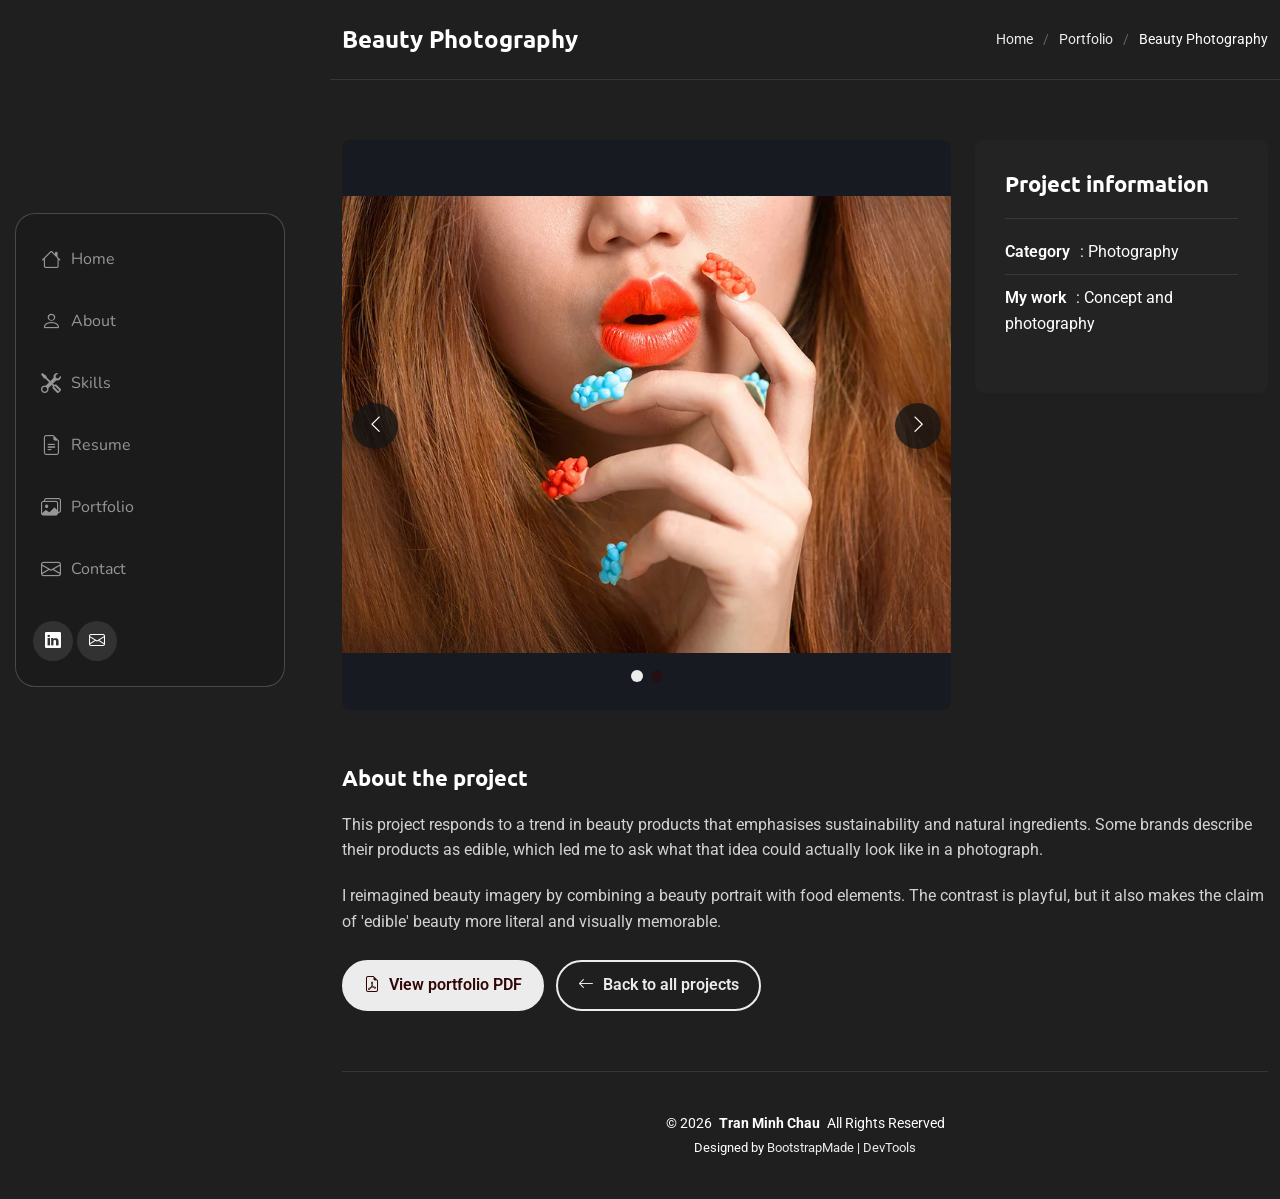
<file: project-beauty-photography.html>
<!DOCTYPE html>

<html lang="en"><head><meta charset="utf-8"/><meta content="width=device-width, initial-scale=1" name="viewport"/><meta charset="utf-8"/><meta content="width=device-width, initial-scale=1" name="viewport"/><meta content="Tran Minh Chau — multimedia specialist in video, audio, graphic design and photography." name="description"/><title>Beauty Photography | Tran Minh Chau</title><link href="assets/img/favicon-mc.svg" rel="icon" type="image/svg+xml"/><link href="https://fonts.googleapis.com" rel="preconnect"/><link crossorigin="" href="https://fonts.gstatic.com" rel="preconnect"/><link href="https://fonts.googleapis.com/css2?family=Roboto:wght@300;400;500;700&amp;family=Ubuntu:wght@400;500;700&amp;family=Nunito:wght@400;600;700;800&amp;display=swap" rel="stylesheet"/><link href="assets/vendor/bootstrap/css/bootstrap.min.css" rel="stylesheet"/><link href="assets/vendor/bootstrap-icons/bootstrap-icons.css" rel="stylesheet"/><link href="assets/vendor/aos/aos.css" rel="stylesheet"/><link href="assets/vendor/glightbox/css/glightbox.min.css" rel="stylesheet"/><link href="assets/vendor/swiper/swiper-bundle.min.css" rel="stylesheet"/><link href="assets/css/main.css" rel="stylesheet"/><style>.portfolio-details .portfolio-details-slider img{width:100%;height:min(62vw,570px);aspect-ratio:auto;object-fit:contain;background:#171b21}.portfolio-details .portfolio-info a{overflow-wrap:anywhere}.portfolio-details .project-video{position:relative;width:100%;aspect-ratio:16/9;border:0;border-radius:8px}.portfolio-details .project-actions{display:flex;flex-wrap:wrap;gap:12px;margin-top:26px}.portfolio-details .project-actions a{display:inline-flex;align-items:center;gap:9px;padding:12px 20px;border-radius:50px;border:2px solid var(--accent-color);font-weight:600}.portfolio-details .project-actions a:first-child{background:var(--accent-color);color:var(--contrast-color)}.portfolio-details .project-actions a:hover{transform:translateY(-2px)}.portfolio-details .portfolio-description{margin-top:30px}.portfolio-details .swiper-slide{text-align:center}.portfolio-details .swiper-pagination{position:relative;bottom:auto;margin-top:8px}.portfolio-details .portfolio-info h3{margin-bottom:10px}.page-title .breadcrumbs a{color:var(--accent-color)}</style><style>.portfolio-details .portfolio-details-slider .swiper-button-prev,.portfolio-details .portfolio-details-slider .swiper-button-next{width:46px;height:46px;border:0;border-radius:50%;background:rgba(20,20,20,.8);color:#fff;box-shadow:0 4px 16px rgba(0,0,0,.25);transition:background .2s ease,transform .2s ease}.portfolio-details .portfolio-details-slider .swiper-button-prev:hover,.portfolio-details .portfolio-details-slider .swiper-button-next:hover{background:var(--accent-color);color:var(--contrast-color);transform:scale(1.06)}.portfolio-details .portfolio-details-slider .swiper-button-prev:after,.portfolio-details .portfolio-details-slider .swiper-button-next:after{display:none}.portfolio-details .portfolio-details-slider .swiper-button-prev i,.portfolio-details .portfolio-details-slider .swiper-button-next i{font-size:1.2rem}.portfolio-details .portfolio-details-slider .swiper-button-prev:focus-visible,.portfolio-details .portfolio-details-slider .swiper-button-next:focus-visible{outline:3px solid var(--accent-color);outline-offset:3px}@media(max-width:575px){.portfolio-details .portfolio-details-slider .swiper-button-prev,.portfolio-details .portfolio-details-slider .swiper-button-next{width:38px;height:38px}}</style><link href="assets/css/typography.css" rel="stylesheet"/></head><body class="portfolio-details-page"><header class="header dark-background d-flex flex-column justify-content-center" id="header"><button aria-controls="navmenu" aria-expanded="false" aria-label="Open navigation menu" class="header-toggle d-xl-none bi bi-list" type="button"></button><div class="header-container d-flex flex-column align-items-start"><nav class="navmenu" id="navmenu"><ul><li><a href="index.html#hero"><i class="bi bi-house navicon"></i>Home</a></li><li><a href="index.html#about"><i class="bi bi-person navicon"></i>About</a></li><li><a href="index.html#skills"><i class="bi bi-tools navicon"></i>Skills</a></li><li><a href="index.html#resume"><i class="bi bi-file-earmark-text navicon"></i>Resume</a></li><li><a href="index.html#portfolio"><i class="bi bi-images navicon"></i>Portfolio</a></li><li><a href="index.html#contact"><i class="bi bi-envelope navicon"></i>Contact</a></li></ul></nav><div class="social-links text-center"><a aria-label="LinkedIn" href="https://www.linkedin.com/in/minh-chau-tran-593051b8" rel="noopener noreferrer" target="_blank"><i class="bi bi-linkedin"></i></a><a aria-label="Email" href="mailto:helentranmc@gmail.com"><i class="bi bi-envelope"></i></a></div></div></header><main class="main"><div class="page-title dark-background"><div class="container d-lg-flex justify-content-between align-items-center"><h1 class="mb-2 mb-lg-0">Beauty Photography</h1><nav aria-label="Breadcrumb" class="breadcrumbs"><ol><li><a href="index.html">Home</a></li><li><a href="index.html#portfolio">Portfolio</a></li><li class="current">Beauty Photography</li></ol></nav></div></div><section class="portfolio-details section" id="portfolio-details"><div class="container" data-aos="fade-up"><div class="row gy-4"><div class="col-lg-8"><div class="portfolio-details-slider swiper init-swiper"><script class="swiper-config" type="application/json">{"loop":true,"speed":650,"slidesPerView":1,"pagination":{"el":".swiper-pagination","type":"bullets","clickable":true},"autoplay":{"delay":4500,"disableOnInteraction":false,"pauseOnMouseEnter":true},"navigation":{"nextEl":".swiper-button-next","prevEl":".swiper-button-prev"}}</script><div class="swiper-wrapper align-items-center"><div class="swiper-slide"><img alt="Beauty Photography image 1" loading="lazy" src="assets/img/projects/details/beauty-1.webp"/></div><div class="swiper-slide"><img alt="Beauty Photography image 2" loading="lazy" src="assets/img/projects/details/beauty-2.webp"/></div></div><div class="swiper-pagination"></div><button aria-label="Previous image" class="swiper-button-prev" type="button"><i class="bi bi-chevron-left"></i></button><button aria-label="Next image" class="swiper-button-next" type="button"><i class="bi bi-chevron-right"></i></button></div></div><div class="col-lg-4"><div class="portfolio-info" data-aos="fade-left" data-aos-delay="150"><h3>Project information</h3><ul><li><strong>Category</strong>: Photography</li><li><strong>My work</strong>: Concept and photography</li></ul></div></div><div class="col-lg-12"><div class="portfolio-description" data-aos="fade-up"><h2>About the project</h2><p>This project responds to a trend in beauty products that emphasises sustainability and natural ingredients. Some brands describe their products as edible, which led me to ask what that idea could actually look like in a photograph.</p><p>I reimagined beauty imagery by combining a beauty portrait with food elements. The contrast is playful, but it also makes the claim of 'edible' beauty more literal and visually memorable.</p><div class="project-actions"><a href="assets/docs/Tran-Minh-Chau-Portfolio.pdf" rel="noopener noreferrer" target="_blank"><i class="bi bi-file-earmark-pdf"></i>View portfolio PDF</a><a href="index.html#portfolio"><i class="bi bi-arrow-left"></i>Back to all projects</a></div></div></div></div></div></section></main><footer class="footer position-relative" id="footer"><div class="container"><div class="copyright text-center"><p>© <span id="year"></span> <strong class="px-1 sitename">Tran Minh Chau</strong> <span>All Rights Reserved</span></p></div><div class="credits">Designed by <a href="https://bootstrapmade.com/" rel="noopener noreferrer" target="_blank">BootstrapMade</a> | <a href="https://bootstrapmade.com/tools/" rel="noopener noreferrer" target="_blank">DevTools</a></div></div></footer><a class="scroll-top d-flex align-items-center justify-content-center" href="#" id="scroll-top"><i class="bi bi-arrow-up-short"></i></a><div id="preloader"></div><script src="assets/vendor/bootstrap/js/bootstrap.bundle.min.js"></script><script src="assets/vendor/aos/aos.js"></script><script src="assets/vendor/typed.js/typed.umd.js"></script><script src="assets/vendor/purecounter/purecounter_vanilla.js"></script><script src="assets/vendor/waypoints/noframework.waypoints.js"></script><script src="assets/vendor/glightbox/js/glightbox.min.js"></script><script src="assets/vendor/imagesloaded/imagesloaded.pkgd.min.js"></script><script src="assets/vendor/isotope-layout/isotope.pkgd.min.js"></script><script src="assets/vendor/swiper/swiper-bundle.min.js"></script><script src="assets/js/main.js"></script><script>document.getElementById('year').textContent=new Date().getFullYear()</script></body></html>
</file>
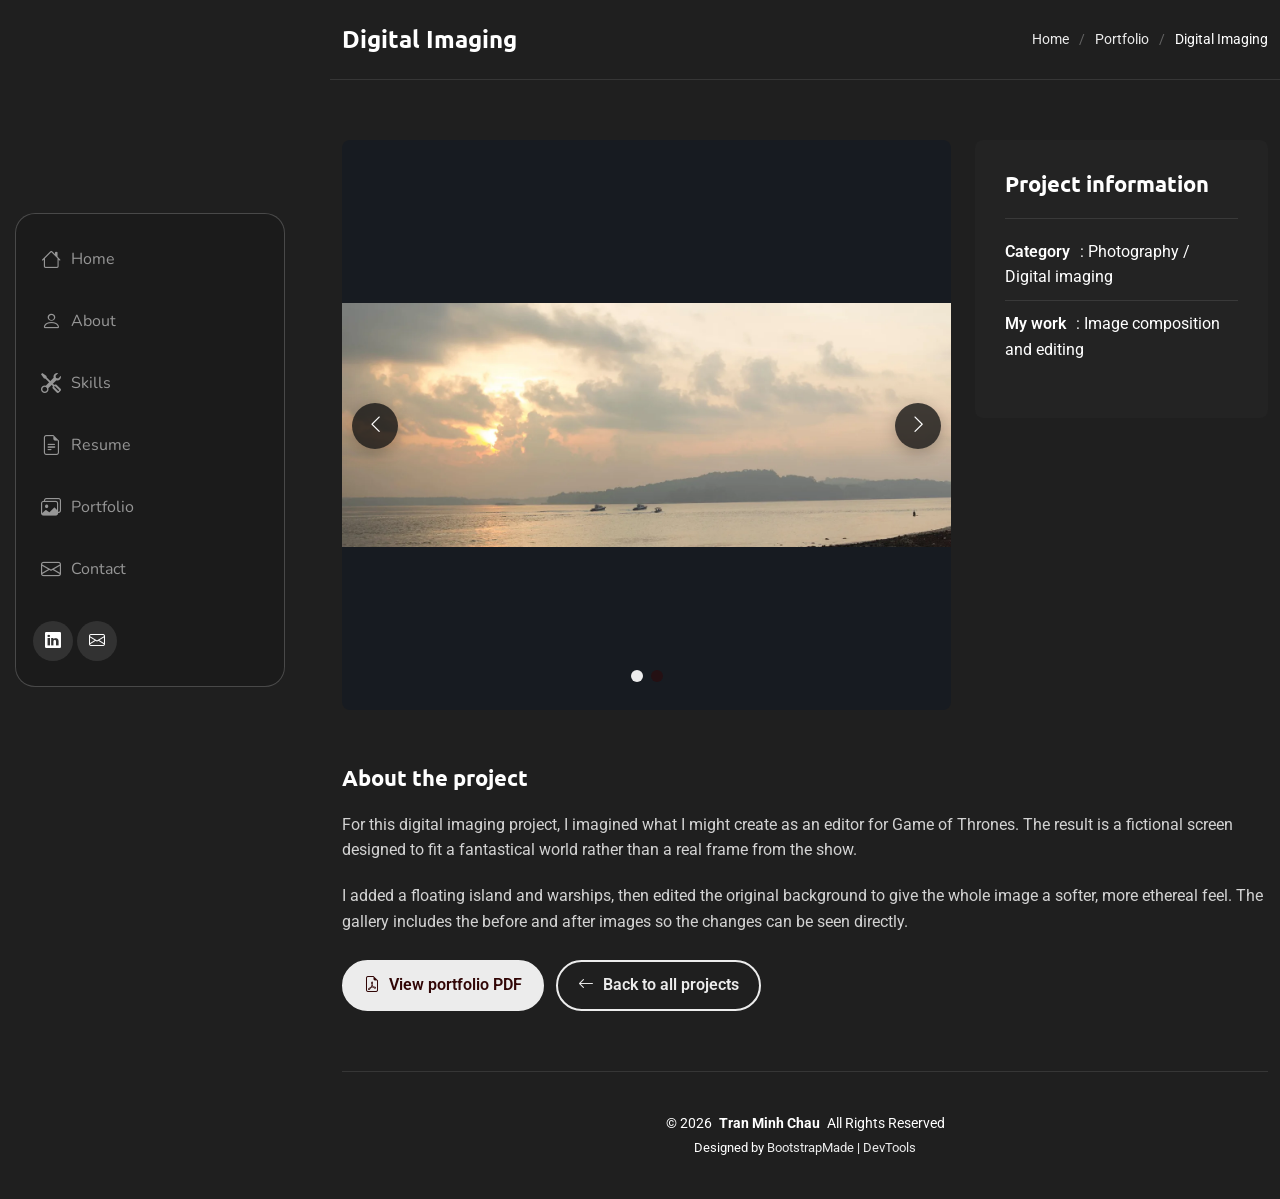
<file: project-digital-imaging.html>
<!DOCTYPE html>

<html lang="en"><head><meta charset="utf-8"/><meta content="width=device-width, initial-scale=1" name="viewport"/><meta charset="utf-8"/><meta content="width=device-width, initial-scale=1" name="viewport"/><meta content="Tran Minh Chau — multimedia specialist in video, audio, graphic design and photography." name="description"/><title>Digital Imaging | Tran Minh Chau</title><link href="assets/img/favicon-mc.svg" rel="icon" type="image/svg+xml"/><link href="https://fonts.googleapis.com" rel="preconnect"/><link crossorigin="" href="https://fonts.gstatic.com" rel="preconnect"/><link href="https://fonts.googleapis.com/css2?family=Roboto:wght@300;400;500;700&amp;family=Ubuntu:wght@400;500;700&amp;family=Nunito:wght@400;600;700;800&amp;display=swap" rel="stylesheet"/><link href="assets/vendor/bootstrap/css/bootstrap.min.css" rel="stylesheet"/><link href="assets/vendor/bootstrap-icons/bootstrap-icons.css" rel="stylesheet"/><link href="assets/vendor/aos/aos.css" rel="stylesheet"/><link href="assets/vendor/glightbox/css/glightbox.min.css" rel="stylesheet"/><link href="assets/vendor/swiper/swiper-bundle.min.css" rel="stylesheet"/><link href="assets/css/main.css" rel="stylesheet"/><style>.portfolio-details .portfolio-details-slider img{width:100%;height:min(62vw,570px);aspect-ratio:auto;object-fit:contain;background:#171b21}.portfolio-details .portfolio-info a{overflow-wrap:anywhere}.portfolio-details .project-video{position:relative;width:100%;aspect-ratio:16/9;border:0;border-radius:8px}.portfolio-details .project-actions{display:flex;flex-wrap:wrap;gap:12px;margin-top:26px}.portfolio-details .project-actions a{display:inline-flex;align-items:center;gap:9px;padding:12px 20px;border-radius:50px;border:2px solid var(--accent-color);font-weight:600}.portfolio-details .project-actions a:first-child{background:var(--accent-color);color:var(--contrast-color)}.portfolio-details .project-actions a:hover{transform:translateY(-2px)}.portfolio-details .portfolio-description{margin-top:30px}.portfolio-details .swiper-slide{text-align:center}.portfolio-details .swiper-pagination{position:relative;bottom:auto;margin-top:8px}.portfolio-details .portfolio-info h3{margin-bottom:10px}.page-title .breadcrumbs a{color:var(--accent-color)}</style><style>.portfolio-details .portfolio-details-slider .swiper-button-prev,.portfolio-details .portfolio-details-slider .swiper-button-next{width:46px;height:46px;border:0;border-radius:50%;background:rgba(20,20,20,.8);color:#fff;box-shadow:0 4px 16px rgba(0,0,0,.25);transition:background .2s ease,transform .2s ease}.portfolio-details .portfolio-details-slider .swiper-button-prev:hover,.portfolio-details .portfolio-details-slider .swiper-button-next:hover{background:var(--accent-color);color:var(--contrast-color);transform:scale(1.06)}.portfolio-details .portfolio-details-slider .swiper-button-prev:after,.portfolio-details .portfolio-details-slider .swiper-button-next:after{display:none}.portfolio-details .portfolio-details-slider .swiper-button-prev i,.portfolio-details .portfolio-details-slider .swiper-button-next i{font-size:1.2rem}.portfolio-details .portfolio-details-slider .swiper-button-prev:focus-visible,.portfolio-details .portfolio-details-slider .swiper-button-next:focus-visible{outline:3px solid var(--accent-color);outline-offset:3px}@media(max-width:575px){.portfolio-details .portfolio-details-slider .swiper-button-prev,.portfolio-details .portfolio-details-slider .swiper-button-next{width:38px;height:38px}}</style><link href="assets/css/typography.css" rel="stylesheet"/></head><body class="portfolio-details-page"><header class="header dark-background d-flex flex-column justify-content-center" id="header"><button aria-controls="navmenu" aria-expanded="false" aria-label="Open navigation menu" class="header-toggle d-xl-none bi bi-list" type="button"></button><div class="header-container d-flex flex-column align-items-start"><nav class="navmenu" id="navmenu"><ul><li><a href="index.html#hero"><i class="bi bi-house navicon"></i>Home</a></li><li><a href="index.html#about"><i class="bi bi-person navicon"></i>About</a></li><li><a href="index.html#skills"><i class="bi bi-tools navicon"></i>Skills</a></li><li><a href="index.html#resume"><i class="bi bi-file-earmark-text navicon"></i>Resume</a></li><li><a href="index.html#portfolio"><i class="bi bi-images navicon"></i>Portfolio</a></li><li><a href="index.html#contact"><i class="bi bi-envelope navicon"></i>Contact</a></li></ul></nav><div class="social-links text-center"><a aria-label="LinkedIn" href="https://www.linkedin.com/in/minh-chau-tran-593051b8" rel="noopener noreferrer" target="_blank"><i class="bi bi-linkedin"></i></a><a aria-label="Email" href="mailto:helentranmc@gmail.com"><i class="bi bi-envelope"></i></a></div></div></header><main class="main"><div class="page-title dark-background"><div class="container d-lg-flex justify-content-between align-items-center"><h1 class="mb-2 mb-lg-0">Digital Imaging</h1><nav aria-label="Breadcrumb" class="breadcrumbs"><ol><li><a href="index.html">Home</a></li><li><a href="index.html#portfolio">Portfolio</a></li><li class="current">Digital Imaging</li></ol></nav></div></div><section class="portfolio-details section" id="portfolio-details"><div class="container" data-aos="fade-up"><div class="row gy-4"><div class="col-lg-8"><div class="portfolio-details-slider swiper init-swiper"><script class="swiper-config" type="application/json">{"loop":true,"speed":650,"slidesPerView":1,"pagination":{"el":".swiper-pagination","type":"bullets","clickable":true},"autoplay":{"delay":4500,"disableOnInteraction":false,"pauseOnMouseEnter":true},"navigation":{"nextEl":".swiper-button-next","prevEl":".swiper-button-prev"}}</script><div class="swiper-wrapper align-items-center"><div class="swiper-slide"><img alt="Digital Imaging image 1" loading="lazy" src="assets/img/projects/details/digital-before.webp"/></div><div class="swiper-slide"><img alt="Digital Imaging image 2" loading="lazy" src="assets/img/projects/details/digital-after.webp"/></div></div><div class="swiper-pagination"></div><button aria-label="Previous image" class="swiper-button-prev" type="button"><i class="bi bi-chevron-left"></i></button><button aria-label="Next image" class="swiper-button-next" type="button"><i class="bi bi-chevron-right"></i></button></div></div><div class="col-lg-4"><div class="portfolio-info" data-aos="fade-left" data-aos-delay="150"><h3>Project information</h3><ul><li><strong>Category</strong>: Photography / Digital imaging</li><li><strong>My work</strong>: Image composition and editing</li></ul></div></div><div class="col-lg-12"><div class="portfolio-description" data-aos="fade-up"><h2>About the project</h2><p>For this digital imaging project, I imagined what I might create as an editor for Game of Thrones. The result is a fictional screen designed to fit a fantastical world rather than a real frame from the show.</p><p>I added a floating island and warships, then edited the original background to give the whole image a softer, more ethereal feel. The gallery includes the before and after images so the changes can be seen directly.</p><div class="project-actions"><a href="assets/docs/Tran-Minh-Chau-Portfolio.pdf" rel="noopener noreferrer" target="_blank"><i class="bi bi-file-earmark-pdf"></i>View portfolio PDF</a><a href="index.html#portfolio"><i class="bi bi-arrow-left"></i>Back to all projects</a></div></div></div></div></div></section></main><footer class="footer position-relative" id="footer"><div class="container"><div class="copyright text-center"><p>© <span id="year"></span> <strong class="px-1 sitename">Tran Minh Chau</strong> <span>All Rights Reserved</span></p></div><div class="credits">Designed by <a href="https://bootstrapmade.com/" rel="noopener noreferrer" target="_blank">BootstrapMade</a> | <a href="https://bootstrapmade.com/tools/" rel="noopener noreferrer" target="_blank">DevTools</a></div></div></footer><a class="scroll-top d-flex align-items-center justify-content-center" href="#" id="scroll-top"><i class="bi bi-arrow-up-short"></i></a><div id="preloader"></div><script src="assets/vendor/bootstrap/js/bootstrap.bundle.min.js"></script><script src="assets/vendor/aos/aos.js"></script><script src="assets/vendor/typed.js/typed.umd.js"></script><script src="assets/vendor/purecounter/purecounter_vanilla.js"></script><script src="assets/vendor/waypoints/noframework.waypoints.js"></script><script src="assets/vendor/glightbox/js/glightbox.min.js"></script><script src="assets/vendor/imagesloaded/imagesloaded.pkgd.min.js"></script><script src="assets/vendor/isotope-layout/isotope.pkgd.min.js"></script><script src="assets/vendor/swiper/swiper-bundle.min.js"></script><script src="assets/js/main.js"></script><script>document.getElementById('year').textContent=new Date().getFullYear()</script></body></html>
</file>
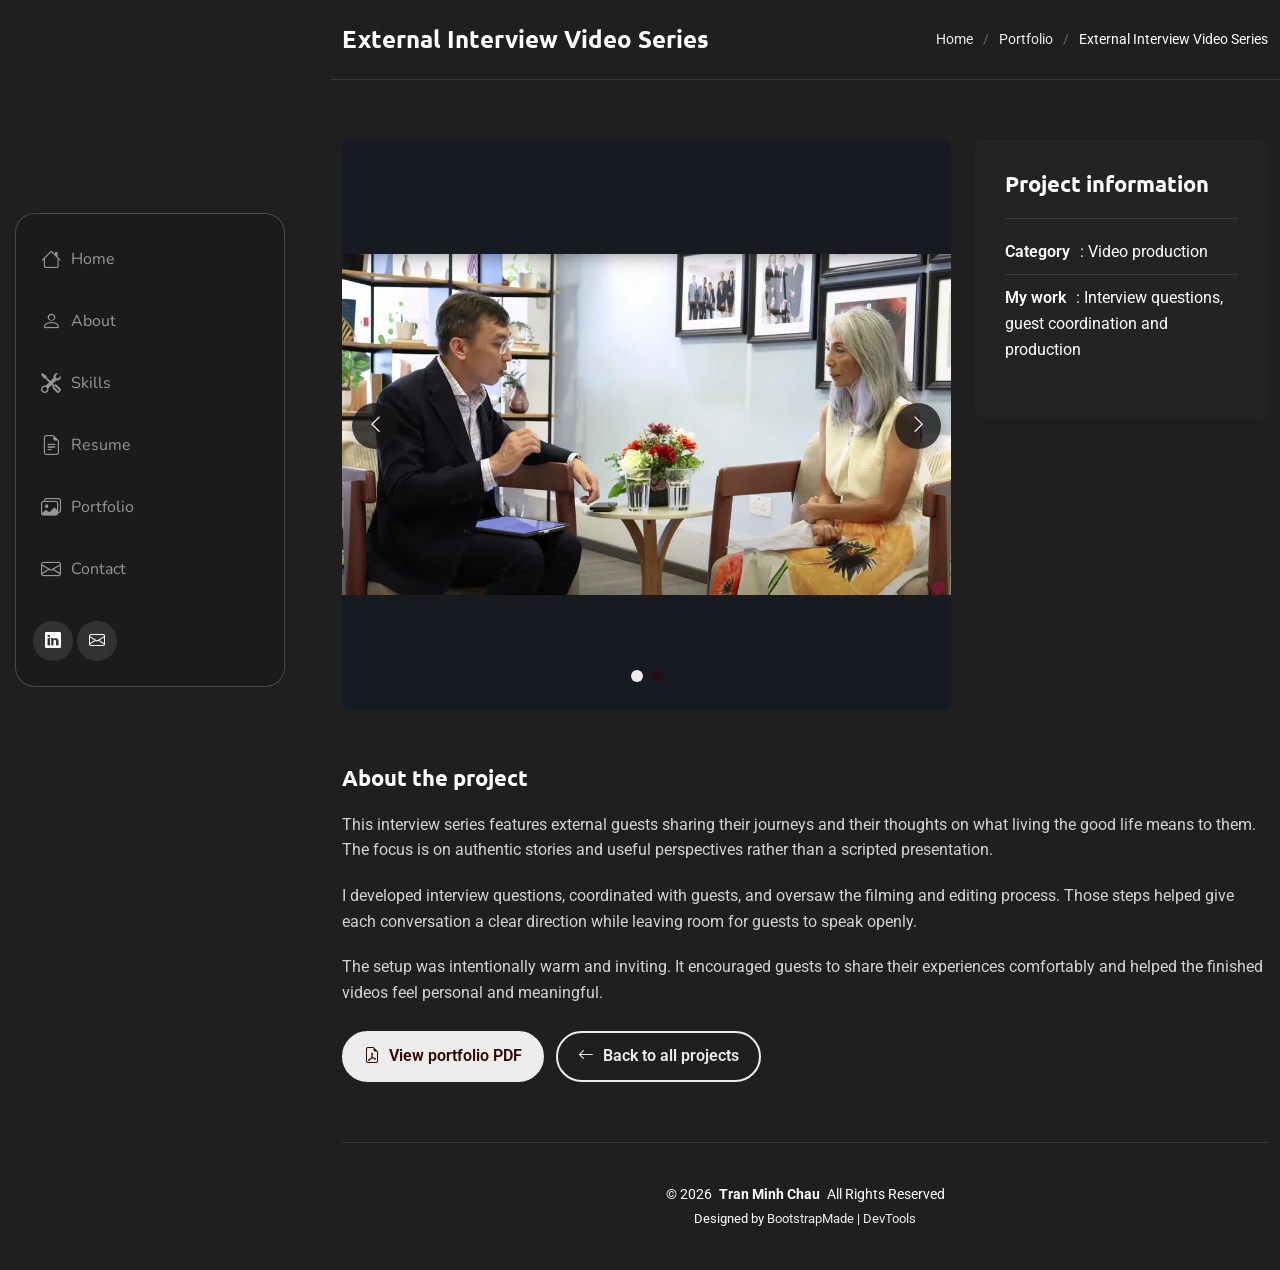
<file: project-external-interview-video-series.html>
<!DOCTYPE html>

<html lang="en"><head><meta charset="utf-8"/><meta content="width=device-width, initial-scale=1" name="viewport"/><meta charset="utf-8"/><meta content="width=device-width, initial-scale=1" name="viewport"/><meta content="Tran Minh Chau — multimedia specialist in video, audio, graphic design and photography." name="description"/><title>External Interview Video Series | Tran Minh Chau</title><link href="assets/img/favicon-mc.svg" rel="icon" type="image/svg+xml"/><link href="https://fonts.googleapis.com" rel="preconnect"/><link crossorigin="" href="https://fonts.gstatic.com" rel="preconnect"/><link href="https://fonts.googleapis.com/css2?family=Roboto:wght@300;400;500;700&amp;family=Ubuntu:wght@400;500;700&amp;family=Nunito:wght@400;600;700;800&amp;display=swap" rel="stylesheet"/><link href="assets/vendor/bootstrap/css/bootstrap.min.css" rel="stylesheet"/><link href="assets/vendor/bootstrap-icons/bootstrap-icons.css" rel="stylesheet"/><link href="assets/vendor/aos/aos.css" rel="stylesheet"/><link href="assets/vendor/glightbox/css/glightbox.min.css" rel="stylesheet"/><link href="assets/vendor/swiper/swiper-bundle.min.css" rel="stylesheet"/><link href="assets/css/main.css" rel="stylesheet"/><style>.portfolio-details .portfolio-details-slider img{width:100%;height:min(62vw,570px);aspect-ratio:auto;object-fit:contain;background:#171b21}.portfolio-details .portfolio-info a{overflow-wrap:anywhere}.portfolio-details .project-video{position:relative;width:100%;aspect-ratio:16/9;border:0;border-radius:8px}.portfolio-details .project-actions{display:flex;flex-wrap:wrap;gap:12px;margin-top:26px}.portfolio-details .project-actions a{display:inline-flex;align-items:center;gap:9px;padding:12px 20px;border-radius:50px;border:2px solid var(--accent-color);font-weight:600}.portfolio-details .project-actions a:first-child{background:var(--accent-color);color:var(--contrast-color)}.portfolio-details .project-actions a:hover{transform:translateY(-2px)}.portfolio-details .portfolio-description{margin-top:30px}.portfolio-details .swiper-slide{text-align:center}.portfolio-details .swiper-pagination{position:relative;bottom:auto;margin-top:8px}.portfolio-details .portfolio-info h3{margin-bottom:10px}.page-title .breadcrumbs a{color:var(--accent-color)}</style><style>.portfolio-details .portfolio-details-slider .swiper-button-prev,.portfolio-details .portfolio-details-slider .swiper-button-next{width:46px;height:46px;border:0;border-radius:50%;background:rgba(20,20,20,.8);color:#fff;box-shadow:0 4px 16px rgba(0,0,0,.25);transition:background .2s ease,transform .2s ease}.portfolio-details .portfolio-details-slider .swiper-button-prev:hover,.portfolio-details .portfolio-details-slider .swiper-button-next:hover{background:var(--accent-color);color:var(--contrast-color);transform:scale(1.06)}.portfolio-details .portfolio-details-slider .swiper-button-prev:after,.portfolio-details .portfolio-details-slider .swiper-button-next:after{display:none}.portfolio-details .portfolio-details-slider .swiper-button-prev i,.portfolio-details .portfolio-details-slider .swiper-button-next i{font-size:1.2rem}.portfolio-details .portfolio-details-slider .swiper-button-prev:focus-visible,.portfolio-details .portfolio-details-slider .swiper-button-next:focus-visible{outline:3px solid var(--accent-color);outline-offset:3px}@media(max-width:575px){.portfolio-details .portfolio-details-slider .swiper-button-prev,.portfolio-details .portfolio-details-slider .swiper-button-next{width:38px;height:38px}}</style><link href="assets/css/typography.css" rel="stylesheet"/></head><body class="portfolio-details-page"><header class="header dark-background d-flex flex-column justify-content-center" id="header"><button aria-controls="navmenu" aria-expanded="false" aria-label="Open navigation menu" class="header-toggle d-xl-none bi bi-list" type="button"></button><div class="header-container d-flex flex-column align-items-start"><nav class="navmenu" id="navmenu"><ul><li><a href="index.html#hero"><i class="bi bi-house navicon"></i>Home</a></li><li><a href="index.html#about"><i class="bi bi-person navicon"></i>About</a></li><li><a href="index.html#skills"><i class="bi bi-tools navicon"></i>Skills</a></li><li><a href="index.html#resume"><i class="bi bi-file-earmark-text navicon"></i>Resume</a></li><li><a href="index.html#portfolio"><i class="bi bi-images navicon"></i>Portfolio</a></li><li><a href="index.html#contact"><i class="bi bi-envelope navicon"></i>Contact</a></li></ul></nav><div class="social-links text-center"><a aria-label="LinkedIn" href="https://www.linkedin.com/in/minh-chau-tran-593051b8" rel="noopener noreferrer" target="_blank"><i class="bi bi-linkedin"></i></a><a aria-label="Email" href="mailto:helentranmc@gmail.com"><i class="bi bi-envelope"></i></a></div></div></header><main class="main"><div class="page-title dark-background"><div class="container d-lg-flex justify-content-between align-items-center"><h1 class="mb-2 mb-lg-0">External Interview Video Series</h1><nav aria-label="Breadcrumb" class="breadcrumbs"><ol><li><a href="index.html">Home</a></li><li><a href="index.html#portfolio">Portfolio</a></li><li class="current">External Interview Video Series</li></ol></nav></div></div><section class="portfolio-details section" id="portfolio-details"><div class="container" data-aos="fade-up"><div class="row gy-4"><div class="col-lg-8"><div class="portfolio-details-slider swiper init-swiper"><script class="swiper-config" type="application/json">{"loop":true,"speed":650,"slidesPerView":1,"pagination":{"el":".swiper-pagination","type":"bullets","clickable":true},"autoplay":{"delay":4500,"disableOnInteraction":false,"pauseOnMouseEnter":true},"navigation":{"nextEl":".swiper-button-next","prevEl":".swiper-button-prev"}}</script><div class="swiper-wrapper align-items-center"><div class="swiper-slide"><img alt="External Interview Video Series image 1" loading="lazy" src="assets/img/projects/details/interview-1.webp"/></div><div class="swiper-slide"><img alt="External Interview Video Series image 2" loading="lazy" src="assets/img/projects/details/interview-2.webp"/></div></div><div class="swiper-pagination"></div><button aria-label="Previous image" class="swiper-button-prev" type="button"><i class="bi bi-chevron-left"></i></button><button aria-label="Next image" class="swiper-button-next" type="button"><i class="bi bi-chevron-right"></i></button></div></div><div class="col-lg-4"><div class="portfolio-info" data-aos="fade-left" data-aos-delay="150"><h3>Project information</h3><ul><li><strong>Category</strong>: Video production</li><li><strong>My work</strong>: Interview questions, guest coordination and production</li></ul></div></div><div class="col-lg-12"><div class="portfolio-description" data-aos="fade-up"><h2>About the project</h2><p>This interview series features external guests sharing their journeys and their thoughts on what living the good life means to them. The focus is on authentic stories and useful perspectives rather than a scripted presentation.</p><p>I developed interview questions, coordinated with guests, and oversaw the filming and editing process. Those steps helped give each conversation a clear direction while leaving room for guests to speak openly.</p><p>The setup was intentionally warm and inviting. It encouraged guests to share their experiences comfortably and helped the finished videos feel personal and meaningful.</p><div class="project-actions"><a href="assets/docs/Tran-Minh-Chau-Portfolio.pdf" rel="noopener noreferrer" target="_blank"><i class="bi bi-file-earmark-pdf"></i>View portfolio PDF</a><a href="index.html#portfolio"><i class="bi bi-arrow-left"></i>Back to all projects</a></div></div></div></div></div></section></main><footer class="footer position-relative" id="footer"><div class="container"><div class="copyright text-center"><p>© <span id="year"></span> <strong class="px-1 sitename">Tran Minh Chau</strong> <span>All Rights Reserved</span></p></div><div class="credits">Designed by <a href="https://bootstrapmade.com/" rel="noopener noreferrer" target="_blank">BootstrapMade</a> | <a href="https://bootstrapmade.com/tools/" rel="noopener noreferrer" target="_blank">DevTools</a></div></div></footer><a class="scroll-top d-flex align-items-center justify-content-center" href="#" id="scroll-top"><i class="bi bi-arrow-up-short"></i></a><div id="preloader"></div><script src="assets/vendor/bootstrap/js/bootstrap.bundle.min.js"></script><script src="assets/vendor/aos/aos.js"></script><script src="assets/vendor/typed.js/typed.umd.js"></script><script src="assets/vendor/purecounter/purecounter_vanilla.js"></script><script src="assets/vendor/waypoints/noframework.waypoints.js"></script><script src="assets/vendor/glightbox/js/glightbox.min.js"></script><script src="assets/vendor/imagesloaded/imagesloaded.pkgd.min.js"></script><script src="assets/vendor/isotope-layout/isotope.pkgd.min.js"></script><script src="assets/vendor/swiper/swiper-bundle.min.js"></script><script src="assets/js/main.js"></script><script>document.getElementById('year').textContent=new Date().getFullYear()</script></body></html>
</file>
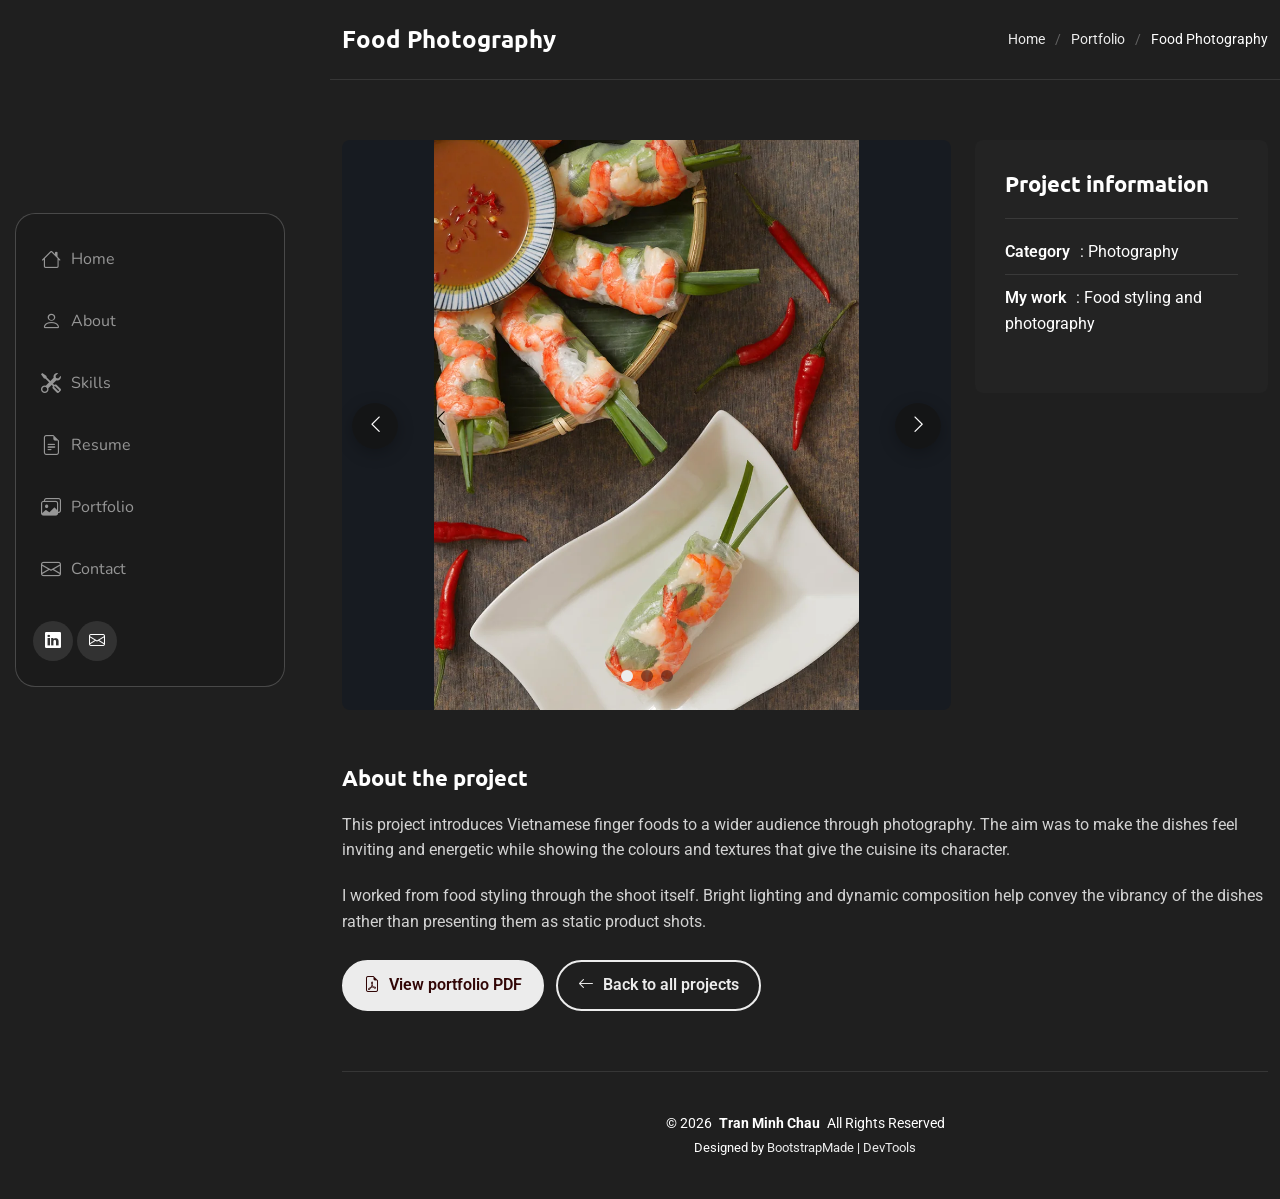
<file: project-food-photography.html>
<!DOCTYPE html>

<html lang="en"><head><meta charset="utf-8"/><meta content="width=device-width, initial-scale=1" name="viewport"/><meta charset="utf-8"/><meta content="width=device-width, initial-scale=1" name="viewport"/><meta content="Tran Minh Chau — multimedia specialist in video, audio, graphic design and photography." name="description"/><title>Food Photography | Tran Minh Chau</title><link href="assets/img/favicon-mc.svg" rel="icon" type="image/svg+xml"/><link href="https://fonts.googleapis.com" rel="preconnect"/><link crossorigin="" href="https://fonts.gstatic.com" rel="preconnect"/><link href="https://fonts.googleapis.com/css2?family=Roboto:wght@300;400;500;700&amp;family=Ubuntu:wght@400;500;700&amp;family=Nunito:wght@400;600;700;800&amp;display=swap" rel="stylesheet"/><link href="assets/vendor/bootstrap/css/bootstrap.min.css" rel="stylesheet"/><link href="assets/vendor/bootstrap-icons/bootstrap-icons.css" rel="stylesheet"/><link href="assets/vendor/aos/aos.css" rel="stylesheet"/><link href="assets/vendor/glightbox/css/glightbox.min.css" rel="stylesheet"/><link href="assets/vendor/swiper/swiper-bundle.min.css" rel="stylesheet"/><link href="assets/css/main.css" rel="stylesheet"/><style>.portfolio-details .portfolio-details-slider img{width:100%;height:min(62vw,570px);aspect-ratio:auto;object-fit:contain;background:#171b21}.portfolio-details .portfolio-info a{overflow-wrap:anywhere}.portfolio-details .project-video{position:relative;width:100%;aspect-ratio:16/9;border:0;border-radius:8px}.portfolio-details .project-actions{display:flex;flex-wrap:wrap;gap:12px;margin-top:26px}.portfolio-details .project-actions a{display:inline-flex;align-items:center;gap:9px;padding:12px 20px;border-radius:50px;border:2px solid var(--accent-color);font-weight:600}.portfolio-details .project-actions a:first-child{background:var(--accent-color);color:var(--contrast-color)}.portfolio-details .project-actions a:hover{transform:translateY(-2px)}.portfolio-details .portfolio-description{margin-top:30px}.portfolio-details .swiper-slide{text-align:center}.portfolio-details .swiper-pagination{position:relative;bottom:auto;margin-top:8px}.portfolio-details .portfolio-info h3{margin-bottom:10px}.page-title .breadcrumbs a{color:var(--accent-color)}</style><style>.portfolio-details .portfolio-details-slider .swiper-button-prev,.portfolio-details .portfolio-details-slider .swiper-button-next{width:46px;height:46px;border:0;border-radius:50%;background:rgba(20,20,20,.8);color:#fff;box-shadow:0 4px 16px rgba(0,0,0,.25);transition:background .2s ease,transform .2s ease}.portfolio-details .portfolio-details-slider .swiper-button-prev:hover,.portfolio-details .portfolio-details-slider .swiper-button-next:hover{background:var(--accent-color);color:var(--contrast-color);transform:scale(1.06)}.portfolio-details .portfolio-details-slider .swiper-button-prev:after,.portfolio-details .portfolio-details-slider .swiper-button-next:after{display:none}.portfolio-details .portfolio-details-slider .swiper-button-prev i,.portfolio-details .portfolio-details-slider .swiper-button-next i{font-size:1.2rem}.portfolio-details .portfolio-details-slider .swiper-button-prev:focus-visible,.portfolio-details .portfolio-details-slider .swiper-button-next:focus-visible{outline:3px solid var(--accent-color);outline-offset:3px}@media(max-width:575px){.portfolio-details .portfolio-details-slider .swiper-button-prev,.portfolio-details .portfolio-details-slider .swiper-button-next{width:38px;height:38px}}</style><link href="assets/css/typography.css" rel="stylesheet"/></head><body class="portfolio-details-page"><header class="header dark-background d-flex flex-column justify-content-center" id="header"><button aria-controls="navmenu" aria-expanded="false" aria-label="Open navigation menu" class="header-toggle d-xl-none bi bi-list" type="button"></button><div class="header-container d-flex flex-column align-items-start"><nav class="navmenu" id="navmenu"><ul><li><a href="index.html#hero"><i class="bi bi-house navicon"></i>Home</a></li><li><a href="index.html#about"><i class="bi bi-person navicon"></i>About</a></li><li><a href="index.html#skills"><i class="bi bi-tools navicon"></i>Skills</a></li><li><a href="index.html#resume"><i class="bi bi-file-earmark-text navicon"></i>Resume</a></li><li><a href="index.html#portfolio"><i class="bi bi-images navicon"></i>Portfolio</a></li><li><a href="index.html#contact"><i class="bi bi-envelope navicon"></i>Contact</a></li></ul></nav><div class="social-links text-center"><a aria-label="LinkedIn" href="https://www.linkedin.com/in/minh-chau-tran-593051b8" rel="noopener noreferrer" target="_blank"><i class="bi bi-linkedin"></i></a><a aria-label="Email" href="mailto:helentranmc@gmail.com"><i class="bi bi-envelope"></i></a></div></div></header><main class="main"><div class="page-title dark-background"><div class="container d-lg-flex justify-content-between align-items-center"><h1 class="mb-2 mb-lg-0">Food Photography</h1><nav aria-label="Breadcrumb" class="breadcrumbs"><ol><li><a href="index.html">Home</a></li><li><a href="index.html#portfolio">Portfolio</a></li><li class="current">Food Photography</li></ol></nav></div></div><section class="portfolio-details section" id="portfolio-details"><div class="container" data-aos="fade-up"><div class="row gy-4"><div class="col-lg-8"><div class="portfolio-details-slider swiper init-swiper"><script class="swiper-config" type="application/json">{"loop":true,"speed":650,"slidesPerView":1,"pagination":{"el":".swiper-pagination","type":"bullets","clickable":true},"autoplay":{"delay":4500,"disableOnInteraction":false,"pauseOnMouseEnter":true},"navigation":{"nextEl":".swiper-button-next","prevEl":".swiper-button-prev"}}</script><div class="swiper-wrapper align-items-center"><div class="swiper-slide"><img alt="Food Photography image 1" loading="lazy" src="assets/img/projects/details/food-1.webp"/></div><div class="swiper-slide"><img alt="Food Photography image 2" loading="lazy" src="assets/img/projects/details/food-2.webp"/></div><div class="swiper-slide"><img alt="Food Photography image 3" loading="lazy" src="assets/img/projects/details/food-3.webp"/></div></div><div class="swiper-pagination"></div><button aria-label="Previous image" class="swiper-button-prev" type="button"><i class="bi bi-chevron-left"></i></button><button aria-label="Next image" class="swiper-button-next" type="button"><i class="bi bi-chevron-right"></i></button></div></div><div class="col-lg-4"><div class="portfolio-info" data-aos="fade-left" data-aos-delay="150"><h3>Project information</h3><ul><li><strong>Category</strong>: Photography</li><li><strong>My work</strong>: Food styling and photography</li></ul></div></div><div class="col-lg-12"><div class="portfolio-description" data-aos="fade-up"><h2>About the project</h2><p>This project introduces Vietnamese finger foods to a wider audience through photography. The aim was to make the dishes feel inviting and energetic while showing the colours and textures that give the cuisine its character.</p><p>I worked from food styling through the shoot itself. Bright lighting and dynamic composition help convey the vibrancy of the dishes rather than presenting them as static product shots.</p><div class="project-actions"><a href="assets/docs/Tran-Minh-Chau-Portfolio.pdf" rel="noopener noreferrer" target="_blank"><i class="bi bi-file-earmark-pdf"></i>View portfolio PDF</a><a href="index.html#portfolio"><i class="bi bi-arrow-left"></i>Back to all projects</a></div></div></div></div></div></section></main><footer class="footer position-relative" id="footer"><div class="container"><div class="copyright text-center"><p>© <span id="year"></span> <strong class="px-1 sitename">Tran Minh Chau</strong> <span>All Rights Reserved</span></p></div><div class="credits">Designed by <a href="https://bootstrapmade.com/" rel="noopener noreferrer" target="_blank">BootstrapMade</a> | <a href="https://bootstrapmade.com/tools/" rel="noopener noreferrer" target="_blank">DevTools</a></div></div></footer><a class="scroll-top d-flex align-items-center justify-content-center" href="#" id="scroll-top"><i class="bi bi-arrow-up-short"></i></a><div id="preloader"></div><script src="assets/vendor/bootstrap/js/bootstrap.bundle.min.js"></script><script src="assets/vendor/aos/aos.js"></script><script src="assets/vendor/typed.js/typed.umd.js"></script><script src="assets/vendor/purecounter/purecounter_vanilla.js"></script><script src="assets/vendor/waypoints/noframework.waypoints.js"></script><script src="assets/vendor/glightbox/js/glightbox.min.js"></script><script src="assets/vendor/imagesloaded/imagesloaded.pkgd.min.js"></script><script src="assets/vendor/isotope-layout/isotope.pkgd.min.js"></script><script src="assets/vendor/swiper/swiper-bundle.min.js"></script><script src="assets/js/main.js"></script><script>document.getElementById('year').textContent=new Date().getFullYear()</script></body></html>
</file>
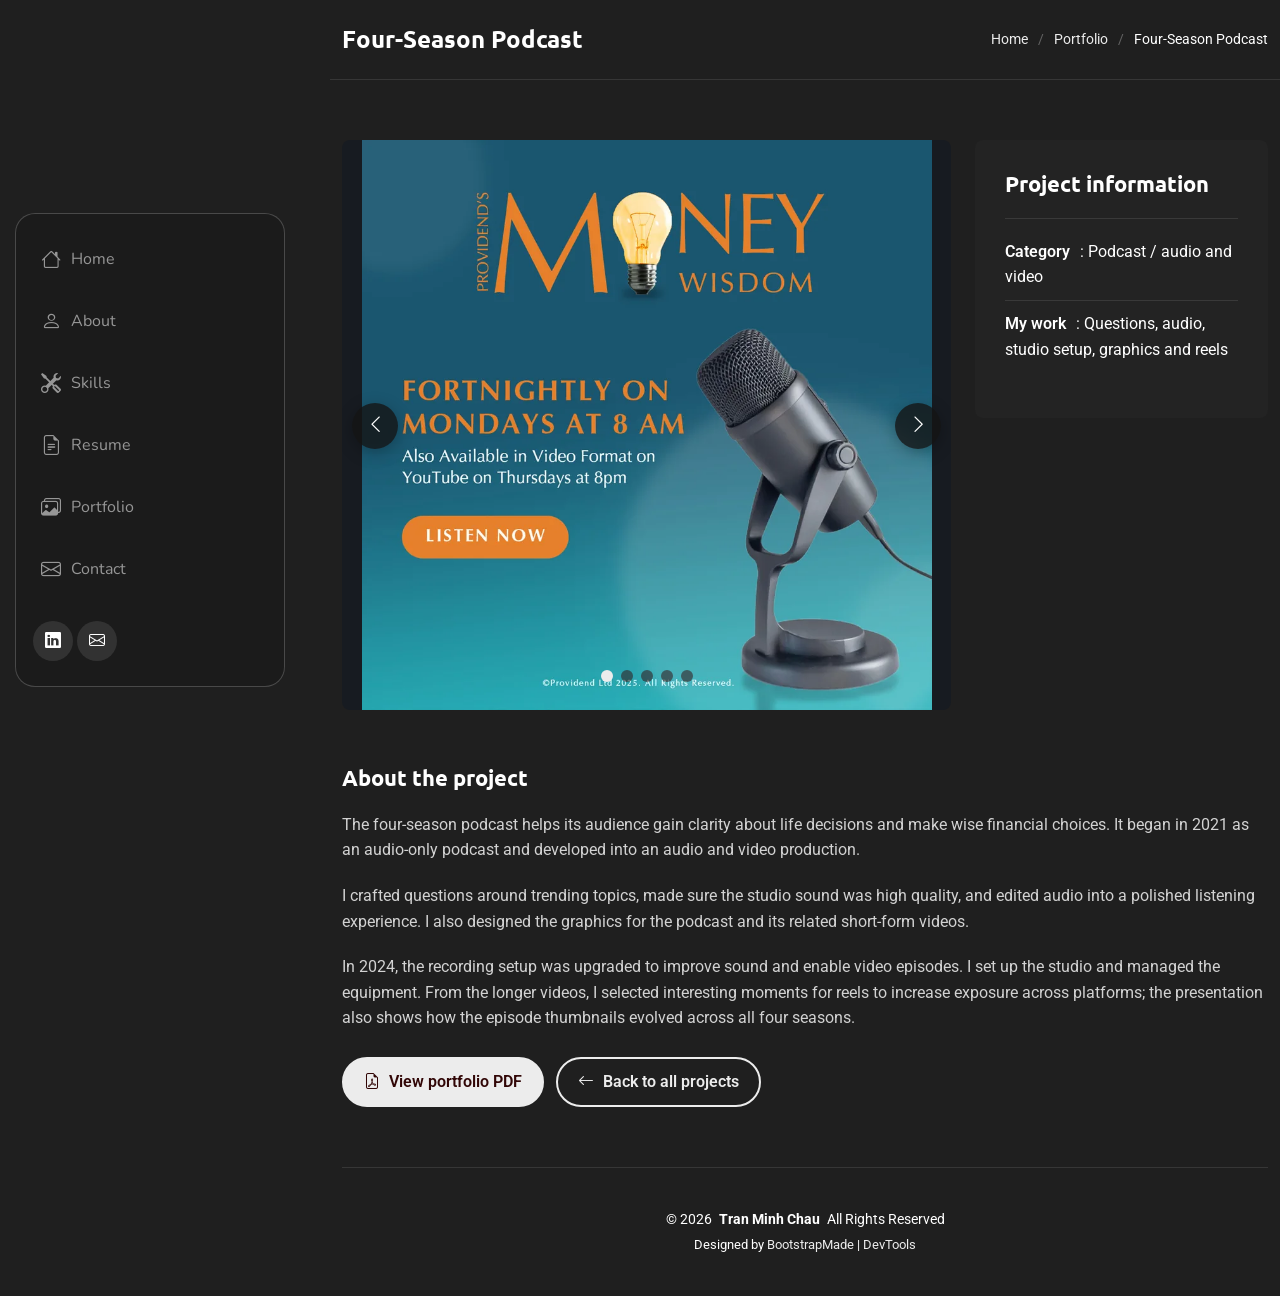
<file: project-four-season-podcast.html>
<!DOCTYPE html>

<html lang="en"><head><meta charset="utf-8"/><meta content="width=device-width, initial-scale=1" name="viewport"/><meta charset="utf-8"/><meta content="width=device-width, initial-scale=1" name="viewport"/><meta content="Tran Minh Chau — multimedia specialist in video, audio, graphic design and photography." name="description"/><title>Four-Season Podcast | Tran Minh Chau</title><link href="assets/img/favicon-mc.svg" rel="icon" type="image/svg+xml"/><link href="https://fonts.googleapis.com" rel="preconnect"/><link crossorigin="" href="https://fonts.gstatic.com" rel="preconnect"/><link href="https://fonts.googleapis.com/css2?family=Roboto:wght@300;400;500;700&amp;family=Ubuntu:wght@400;500;700&amp;family=Nunito:wght@400;600;700;800&amp;display=swap" rel="stylesheet"/><link href="assets/vendor/bootstrap/css/bootstrap.min.css" rel="stylesheet"/><link href="assets/vendor/bootstrap-icons/bootstrap-icons.css" rel="stylesheet"/><link href="assets/vendor/aos/aos.css" rel="stylesheet"/><link href="assets/vendor/glightbox/css/glightbox.min.css" rel="stylesheet"/><link href="assets/vendor/swiper/swiper-bundle.min.css" rel="stylesheet"/><link href="assets/css/main.css" rel="stylesheet"/><style>.portfolio-details .portfolio-details-slider img{width:100%;height:min(62vw,570px);aspect-ratio:auto;object-fit:contain;background:#171b21}.portfolio-details .portfolio-info a{overflow-wrap:anywhere}.portfolio-details .project-video{position:relative;width:100%;aspect-ratio:16/9;border:0;border-radius:8px}.portfolio-details .project-actions{display:flex;flex-wrap:wrap;gap:12px;margin-top:26px}.portfolio-details .project-actions a{display:inline-flex;align-items:center;gap:9px;padding:12px 20px;border-radius:50px;border:2px solid var(--accent-color);font-weight:600}.portfolio-details .project-actions a:first-child{background:var(--accent-color);color:var(--contrast-color)}.portfolio-details .project-actions a:hover{transform:translateY(-2px)}.portfolio-details .portfolio-description{margin-top:30px}.portfolio-details .swiper-slide{text-align:center}.portfolio-details .swiper-pagination{position:relative;bottom:auto;margin-top:8px}.portfolio-details .portfolio-info h3{margin-bottom:10px}.page-title .breadcrumbs a{color:var(--accent-color)}</style><style>.portfolio-details .portfolio-details-slider .swiper-button-prev,.portfolio-details .portfolio-details-slider .swiper-button-next{width:46px;height:46px;border:0;border-radius:50%;background:rgba(20,20,20,.8);color:#fff;box-shadow:0 4px 16px rgba(0,0,0,.25);transition:background .2s ease,transform .2s ease}.portfolio-details .portfolio-details-slider .swiper-button-prev:hover,.portfolio-details .portfolio-details-slider .swiper-button-next:hover{background:var(--accent-color);color:var(--contrast-color);transform:scale(1.06)}.portfolio-details .portfolio-details-slider .swiper-button-prev:after,.portfolio-details .portfolio-details-slider .swiper-button-next:after{display:none}.portfolio-details .portfolio-details-slider .swiper-button-prev i,.portfolio-details .portfolio-details-slider .swiper-button-next i{font-size:1.2rem}.portfolio-details .portfolio-details-slider .swiper-button-prev:focus-visible,.portfolio-details .portfolio-details-slider .swiper-button-next:focus-visible{outline:3px solid var(--accent-color);outline-offset:3px}@media(max-width:575px){.portfolio-details .portfolio-details-slider .swiper-button-prev,.portfolio-details .portfolio-details-slider .swiper-button-next{width:38px;height:38px}}</style><link href="assets/css/typography.css" rel="stylesheet"/></head><body class="portfolio-details-page"><header class="header dark-background d-flex flex-column justify-content-center" id="header"><button aria-controls="navmenu" aria-expanded="false" aria-label="Open navigation menu" class="header-toggle d-xl-none bi bi-list" type="button"></button><div class="header-container d-flex flex-column align-items-start"><nav class="navmenu" id="navmenu"><ul><li><a href="index.html#hero"><i class="bi bi-house navicon"></i>Home</a></li><li><a href="index.html#about"><i class="bi bi-person navicon"></i>About</a></li><li><a href="index.html#skills"><i class="bi bi-tools navicon"></i>Skills</a></li><li><a href="index.html#resume"><i class="bi bi-file-earmark-text navicon"></i>Resume</a></li><li><a href="index.html#portfolio"><i class="bi bi-images navicon"></i>Portfolio</a></li><li><a href="index.html#contact"><i class="bi bi-envelope navicon"></i>Contact</a></li></ul></nav><div class="social-links text-center"><a aria-label="LinkedIn" href="https://www.linkedin.com/in/minh-chau-tran-593051b8" rel="noopener noreferrer" target="_blank"><i class="bi bi-linkedin"></i></a><a aria-label="Email" href="mailto:helentranmc@gmail.com"><i class="bi bi-envelope"></i></a></div></div></header><main class="main"><div class="page-title dark-background"><div class="container d-lg-flex justify-content-between align-items-center"><h1 class="mb-2 mb-lg-0">Four-Season Podcast</h1><nav aria-label="Breadcrumb" class="breadcrumbs"><ol><li><a href="index.html">Home</a></li><li><a href="index.html#portfolio">Portfolio</a></li><li class="current">Four-Season Podcast</li></ol></nav></div></div><section class="portfolio-details section" id="portfolio-details"><div class="container" data-aos="fade-up"><div class="row gy-4"><div class="col-lg-8"><div class="portfolio-details-slider swiper init-swiper"><script class="swiper-config" type="application/json">{"loop":true,"speed":650,"slidesPerView":1,"pagination":{"el":".swiper-pagination","type":"bullets","clickable":true},"autoplay":{"delay":4500,"disableOnInteraction":false,"pauseOnMouseEnter":true},"navigation":{"nextEl":".swiper-button-next","prevEl":".swiper-button-prev"}}</script><div class="swiper-wrapper align-items-center"><div class="swiper-slide"><img alt="Four-Season Podcast image 1" loading="lazy" src="assets/img/projects/details/podcast-art.webp"/></div><div class="swiper-slide"><img alt="Four-Season Podcast image 2" loading="lazy" src="assets/img/projects/details/podcast-studio-1.webp"/></div><div class="swiper-slide"><img alt="Four-Season Podcast image 3" loading="lazy" src="assets/img/projects/details/podcast-studio-2.webp"/></div><div class="swiper-slide"><img alt="Four-Season Podcast image 4" loading="lazy" src="assets/img/projects/details/podcast-reel-1.webp"/></div><div class="swiper-slide"><img alt="Four-Season Podcast image 5" loading="lazy" src="assets/img/projects/details/podcast-reel-2.webp"/></div></div><div class="swiper-pagination"></div><button aria-label="Previous image" class="swiper-button-prev" type="button"><i class="bi bi-chevron-left"></i></button><button aria-label="Next image" class="swiper-button-next" type="button"><i class="bi bi-chevron-right"></i></button></div></div><div class="col-lg-4"><div class="portfolio-info" data-aos="fade-left" data-aos-delay="150"><h3>Project information</h3><ul><li><strong>Category</strong>: Podcast / audio and video</li><li><strong>My work</strong>: Questions, audio, studio setup, graphics and reels</li></ul></div></div><div class="col-lg-12"><div class="portfolio-description" data-aos="fade-up"><h2>About the project</h2><p>The four-season podcast helps its audience gain clarity about life decisions and make wise financial choices. It began in 2021 as an audio-only podcast and developed into an audio and video production.</p><p>I crafted questions around trending topics, made sure the studio sound was high quality, and edited audio into a polished listening experience. I also designed the graphics for the podcast and its related short-form videos.</p><p>In 2024, the recording setup was upgraded to improve sound and enable video episodes. I set up the studio and managed the equipment. From the longer videos, I selected interesting moments for reels to increase exposure across platforms; the presentation also shows how the episode thumbnails evolved across all four seasons.</p><div class="project-actions"><a href="assets/docs/Tran-Minh-Chau-Portfolio.pdf" rel="noopener noreferrer" target="_blank"><i class="bi bi-file-earmark-pdf"></i>View portfolio PDF</a><a href="index.html#portfolio"><i class="bi bi-arrow-left"></i>Back to all projects</a></div></div></div></div></div></section></main><footer class="footer position-relative" id="footer"><div class="container"><div class="copyright text-center"><p>© <span id="year"></span> <strong class="px-1 sitename">Tran Minh Chau</strong> <span>All Rights Reserved</span></p></div><div class="credits">Designed by <a href="https://bootstrapmade.com/" rel="noopener noreferrer" target="_blank">BootstrapMade</a> | <a href="https://bootstrapmade.com/tools/" rel="noopener noreferrer" target="_blank">DevTools</a></div></div></footer><a class="scroll-top d-flex align-items-center justify-content-center" href="#" id="scroll-top"><i class="bi bi-arrow-up-short"></i></a><div id="preloader"></div><script src="assets/vendor/bootstrap/js/bootstrap.bundle.min.js"></script><script src="assets/vendor/aos/aos.js"></script><script src="assets/vendor/typed.js/typed.umd.js"></script><script src="assets/vendor/purecounter/purecounter_vanilla.js"></script><script src="assets/vendor/waypoints/noframework.waypoints.js"></script><script src="assets/vendor/glightbox/js/glightbox.min.js"></script><script src="assets/vendor/imagesloaded/imagesloaded.pkgd.min.js"></script><script src="assets/vendor/isotope-layout/isotope.pkgd.min.js"></script><script src="assets/vendor/swiper/swiper-bundle.min.js"></script><script src="assets/js/main.js"></script><script>document.getElementById('year').textContent=new Date().getFullYear()</script></body></html>
</file>
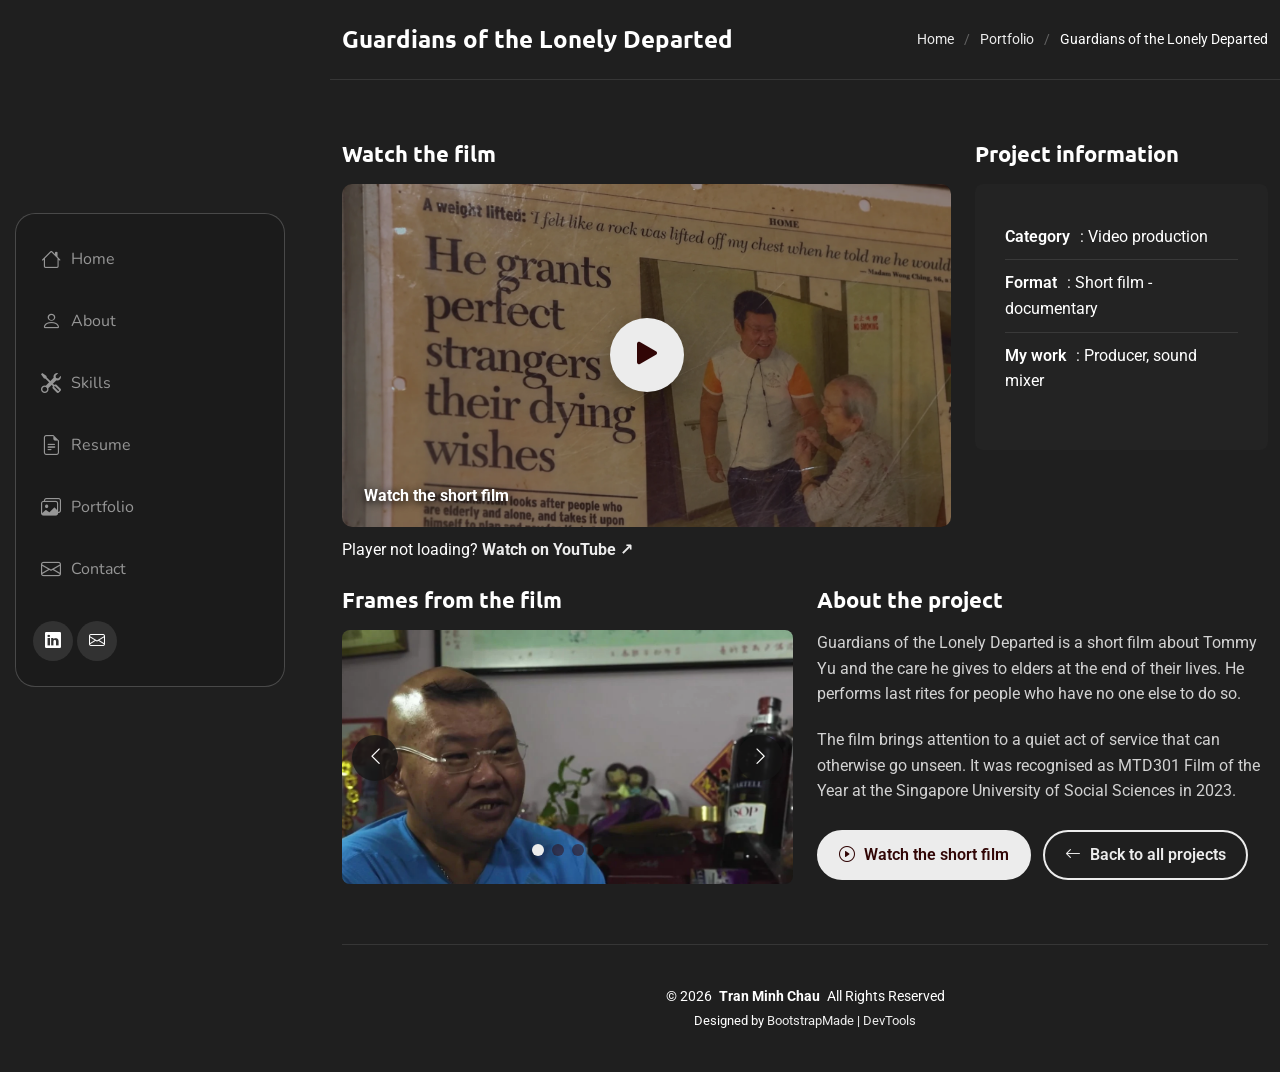
<file: project-guardians-of-the-lonely-departed.html>
<!DOCTYPE html>

<html lang="en"><head><meta charset="utf-8"/><meta content="width=device-width, initial-scale=1" name="viewport"/><meta charset="utf-8"/><meta content="width=device-width, initial-scale=1" name="viewport"/><meta content="Tran Minh Chau — multimedia specialist in video, audio, graphic design and photography." name="description"/><title>Guardians of the Lonely Departed | Tran Minh Chau</title><link href="assets/img/favicon-mc.svg" rel="icon" type="image/svg+xml"/><link href="https://fonts.googleapis.com" rel="preconnect"/><link crossorigin="" href="https://fonts.gstatic.com" rel="preconnect"/><link href="https://fonts.googleapis.com/css2?family=Roboto:wght@300;400;500;700&amp;family=Ubuntu:wght@400;500;700&amp;family=Nunito:wght@400;600;700;800&amp;display=swap" rel="stylesheet"/><link href="assets/vendor/bootstrap/css/bootstrap.min.css" rel="stylesheet"/><link href="assets/vendor/bootstrap-icons/bootstrap-icons.css" rel="stylesheet"/><link href="assets/vendor/aos/aos.css" rel="stylesheet"/><link href="assets/vendor/glightbox/css/glightbox.min.css" rel="stylesheet"/><link href="assets/vendor/swiper/swiper-bundle.min.css" rel="stylesheet"/><link href="assets/css/main.css" rel="stylesheet"/><style>.portfolio-details .portfolio-details-slider img{width:100%;height:min(62vw,570px);aspect-ratio:auto;object-fit:contain;background:#171b21}.portfolio-details .portfolio-info a{overflow-wrap:anywhere}.portfolio-details .project-video{position:relative;width:100%;aspect-ratio:16/9;border:0;border-radius:8px}.portfolio-details .project-actions{display:flex;flex-wrap:wrap;gap:12px;margin-top:26px}.portfolio-details .project-actions a{display:inline-flex;align-items:center;gap:9px;padding:12px 20px;border-radius:50px;border:2px solid var(--accent-color);font-weight:600}.portfolio-details .project-actions a:first-child{background:var(--accent-color);color:var(--contrast-color)}.portfolio-details .project-actions a:hover{transform:translateY(-2px)}.portfolio-details .portfolio-description{margin-top:30px}.portfolio-details .swiper-slide{text-align:center}.portfolio-details .swiper-pagination{position:relative;bottom:auto;margin-top:8px}.portfolio-details .portfolio-info h3{margin-bottom:10px}.page-title .breadcrumbs a{color:var(--accent-color)}</style><style>.portfolio-details .film-local-fallback{min-height:300px;padding:45px 25px;border-radius:8px;background:var(--surface-color);text-align:center;display:flex;flex-direction:column;align-items:center;justify-content:center;gap:12px}.portfolio-details .film-local-fallback[hidden]{display:none}.portfolio-details .film-local-fallback i{font-size:3.5rem;color:var(--accent-color)}.portfolio-details .film-local-fallback p{max-width:450px;margin:0}.portfolio-details .film-local-fallback a,.portfolio-details .film-direct-link a{color:var(--accent-color);font-weight:700}.portfolio-details .film-direct-link{margin:10px 0 0}</style><link as="image" href="assets/img/projects/guardians-thumbnail-clean.webp" rel="preload"/><style>.portfolio-details .media-heading,.portfolio-details .portfolio-description>h2{font-size:1.35rem;line-height:1.3;font-weight:700;margin:0 0 16px;padding:0}.portfolio-details .portfolio-description{margin-top:0}.portfolio-details .row.gy-4>div{min-width:0;align-self:start}.portfolio-details .film-player{position:relative}.portfolio-details .film-player .film-poster{position:relative;display:block;width:100%;aspect-ratio:16/9;padding:0;border:0;border-radius:10px;overflow:hidden;cursor:pointer;background:#111}.portfolio-details .film-player .film-poster[hidden],.portfolio-details .film-player iframe[hidden]{display:none}.portfolio-details .film-player .film-poster img{display:block;width:100%;height:100%;object-fit:cover;filter:brightness(.73);transition:filter .3s ease,transform .3s ease}.portfolio-details .film-player .film-poster:hover img{filter:brightness(.85);transform:scale(1.02)}.portfolio-details .film-player .film-play{position:absolute;top:50%;left:50%;transform:translate(-50%,-50%);display:grid;place-items:center;width:74px;height:74px;border-radius:50%;background:var(--accent-color);color:var(--contrast-color);font-size:2.5rem;box-shadow:0 10px 30px rgba(0,0,0,.35)}.portfolio-details .film-player .film-poster-label{position:absolute;left:22px;bottom:18px;color:#fff;font-weight:700;text-shadow:0 2px 8px #000}.portfolio-details .film-player iframe{display:block;width:100%;aspect-ratio:16/9;height:auto;border:0;border-radius:10px}.portfolio-details .film-direct-link{margin:10px 0 0}.portfolio-details .portfolio-info{min-height:0}.portfolio-details .portfolio-info li{overflow-wrap:anywhere}.portfolio-details .portfolio-details-slider img{display:block;width:100%;height:auto;aspect-ratio:16/9;object-fit:cover;background:#171b21}.portfolio-details .portfolio-details-slider .swiper-slide{aspect-ratio:16/9}.portfolio-details .portfolio-details-slider .swiper-button-prev,.portfolio-details .portfolio-details-slider .swiper-button-next{width:46px;height:46px;border:0;border-radius:50%;background:rgba(20,20,20,.8);color:#fff;box-shadow:0 4px 16px rgba(0,0,0,.25)}.portfolio-details .portfolio-details-slider .swiper-button-prev:after,.portfolio-details .portfolio-details-slider .swiper-button-next:after{display:none}.portfolio-details .portfolio-details-slider .swiper-button-prev i,.portfolio-details .portfolio-details-slider .swiper-button-next i{font-size:1.2rem}</style><link href="assets/css/typography.css" rel="stylesheet"/></head><body class="portfolio-details-page"><header class="header dark-background d-flex flex-column justify-content-center" id="header"><button aria-controls="navmenu" aria-expanded="false" aria-label="Open navigation menu" class="header-toggle d-xl-none bi bi-list" type="button"></button><div class="header-container d-flex flex-column align-items-start"><nav class="navmenu" id="navmenu"><ul><li><a href="index.html#hero"><i class="bi bi-house navicon"></i>Home</a></li><li><a href="index.html#about"><i class="bi bi-person navicon"></i>About</a></li><li><a href="index.html#skills"><i class="bi bi-tools navicon"></i>Skills</a></li><li><a href="index.html#resume"><i class="bi bi-file-earmark-text navicon"></i>Resume</a></li><li><a href="index.html#portfolio"><i class="bi bi-images navicon"></i>Portfolio</a></li><li><a href="index.html#contact"><i class="bi bi-envelope navicon"></i>Contact</a></li></ul></nav><div class="social-links text-center"><a aria-label="LinkedIn" href="https://www.linkedin.com/in/minh-chau-tran-593051b8" rel="noopener noreferrer" target="_blank"><i class="bi bi-linkedin"></i></a><a aria-label="Email" href="mailto:helentranmc@gmail.com"><i class="bi bi-envelope"></i></a></div></div></header><main class="main"><div class="page-title dark-background"><div class="container d-lg-flex justify-content-between align-items-center"><h1 class="mb-2 mb-lg-0">Guardians of the Lonely Departed</h1><nav aria-label="Breadcrumb" class="breadcrumbs"><ol><li><a href="index.html">Home</a></li><li><a href="index.html#portfolio">Portfolio</a></li><li class="current">Guardians of the Lonely Departed</li></ol></nav></div></div><section class="portfolio-details section" id="portfolio-details"><div class="container"><div class="row gy-4"><div class="col-lg-8"><h2 class="media-heading">Watch the film</h2><div class="film-player"><button aria-label="Play Guardians of the Lonely Departed" class="film-poster" type="button"><img alt="Tommy Yu featured in Guardians of the Lonely Departed" loading="eager" src="assets/img/projects/guardians-thumbnail-clean.webp"/><span class="film-play"><i class="bi bi-play-fill"></i></span><span class="film-poster-label">Watch the short film</span></button><iframe allow="accelerometer; encrypted-media; gyroscope; picture-in-picture; web-share" allowfullscreen="" class="project-video" data-src="https://www.youtube.com/embed/9HKj52ng6Co?si=ZigFJScjSYhf8pUd" hidden="" loading="lazy" referrerpolicy="origin-when-cross-origin" title="Guardians of the Lonely Departed short film"></iframe></div><p class="film-direct-link">Player not loading? <a href="https://www.youtube.com/watch?v=9HKj52ng6Co" rel="noopener noreferrer" target="_blank">Watch on YouTube ↗</a></p></div><div class="col-lg-4"><h2 class="media-heading project-info-heading">Project information</h2><div class="portfolio-info"><ul><li><strong>Category</strong>: Video production</li><li><strong>Format</strong>: Short film - documentary</li><li><strong>My work</strong>: Producer, sound mixer</li></ul></div></div><div class="col-lg-6"><h2 class="media-heading">Frames from the film</h2><div class="portfolio-details-slider swiper init-swiper"><script class="swiper-config" type="application/json">{"loop":true,"speed":650,"slidesPerView":1,"autoplay":{"delay":4500,"disableOnInteraction":false,"pauseOnMouseEnter":true},"navigation":{"nextEl":".swiper-button-next","prevEl":".swiper-button-prev"},"pagination":{"el":".swiper-pagination","type":"bullets","clickable":true}}</script><div class="swiper-wrapper align-items-center"><div class="swiper-slide"><img alt="Tommy Yu speaking in a front-facing interview shot" loading="eager" src="assets/img/projects/details/guardians-frame-1.webp"/></div><div class="swiper-slide"><img alt="Community gathering with older residents" loading="eager" src="assets/img/projects/details/guardians-frame-2.webp"/></div><div class="swiper-slide"><img alt="Tommy Yu with residents at an evening activity" loading="eager" src="assets/img/projects/details/guardians-frame-3.webp"/></div><div class="swiper-slide"><img alt="Preparation during the documentary" loading="eager" src="assets/img/projects/details/guardians-frame-4.webp"/></div></div><div class="swiper-pagination"></div><button aria-label="Previous image" class="swiper-button-prev" type="button"><i class="bi bi-chevron-left"></i></button><button aria-label="Next image" class="swiper-button-next" type="button"><i class="bi bi-chevron-right"></i></button></div></div><div class="col-lg-6"><div class="portfolio-description"><h2>About the project</h2><p>Guardians of the Lonely Departed is a short film about Tommy Yu and the care he gives to elders at the end of their lives. He performs last rites for people who have no one else to do so.</p><p>The film brings attention to a quiet act of service that can otherwise go unseen. It was recognised as MTD301 Film of the Year at the Singapore University of Social Sciences in 2023.</p><div class="project-actions"><a href="https://youtu.be/9HKj52ng6Co" rel="noopener noreferrer" target="_blank"><i class="bi bi-play-circle"></i>Watch the short film</a><a href="index.html#portfolio"><i class="bi bi-arrow-left"></i>Back to all projects</a></div></div></div></div></div></section></main><footer class="footer position-relative" id="footer"><div class="container"><div class="copyright text-center"><p>© <span id="year"></span> <strong class="px-1 sitename">Tran Minh Chau</strong> <span>All Rights Reserved</span></p></div><div class="credits">Designed by <a href="https://bootstrapmade.com/" rel="noopener noreferrer" target="_blank">BootstrapMade</a> | <a href="https://bootstrapmade.com/tools/" rel="noopener noreferrer" target="_blank">DevTools</a></div></div></footer><a class="scroll-top d-flex align-items-center justify-content-center" href="#" id="scroll-top"><i class="bi bi-arrow-up-short"></i></a><div id="preloader"></div><script src="assets/vendor/bootstrap/js/bootstrap.bundle.min.js"></script><script src="assets/vendor/aos/aos.js"></script><script src="assets/vendor/typed.js/typed.umd.js"></script><script src="assets/vendor/purecounter/purecounter_vanilla.js"></script><script src="assets/vendor/waypoints/noframework.waypoints.js"></script><script src="assets/vendor/glightbox/js/glightbox.min.js"></script><script src="assets/vendor/imagesloaded/imagesloaded.pkgd.min.js"></script><script src="assets/vendor/isotope-layout/isotope.pkgd.min.js"></script><script src="assets/vendor/swiper/swiper-bundle.min.js"></script><script src="assets/js/main.js"></script><script>document.getElementById('year').textContent=new Date().getFullYear()</script><script>(function(){const block=document.querySelector('.film-player');const poster=block.querySelector('.film-poster');const frame=block.querySelector('iframe');poster.addEventListener('click',function(){if(location.protocol==='file:'){window.open('https://www.youtube.com/watch?v=9HKj52ng6Co','_blank','noopener');return}frame.src=frame.dataset.src;frame.hidden=false;poster.hidden=true})})();</script></body></html>
</file>
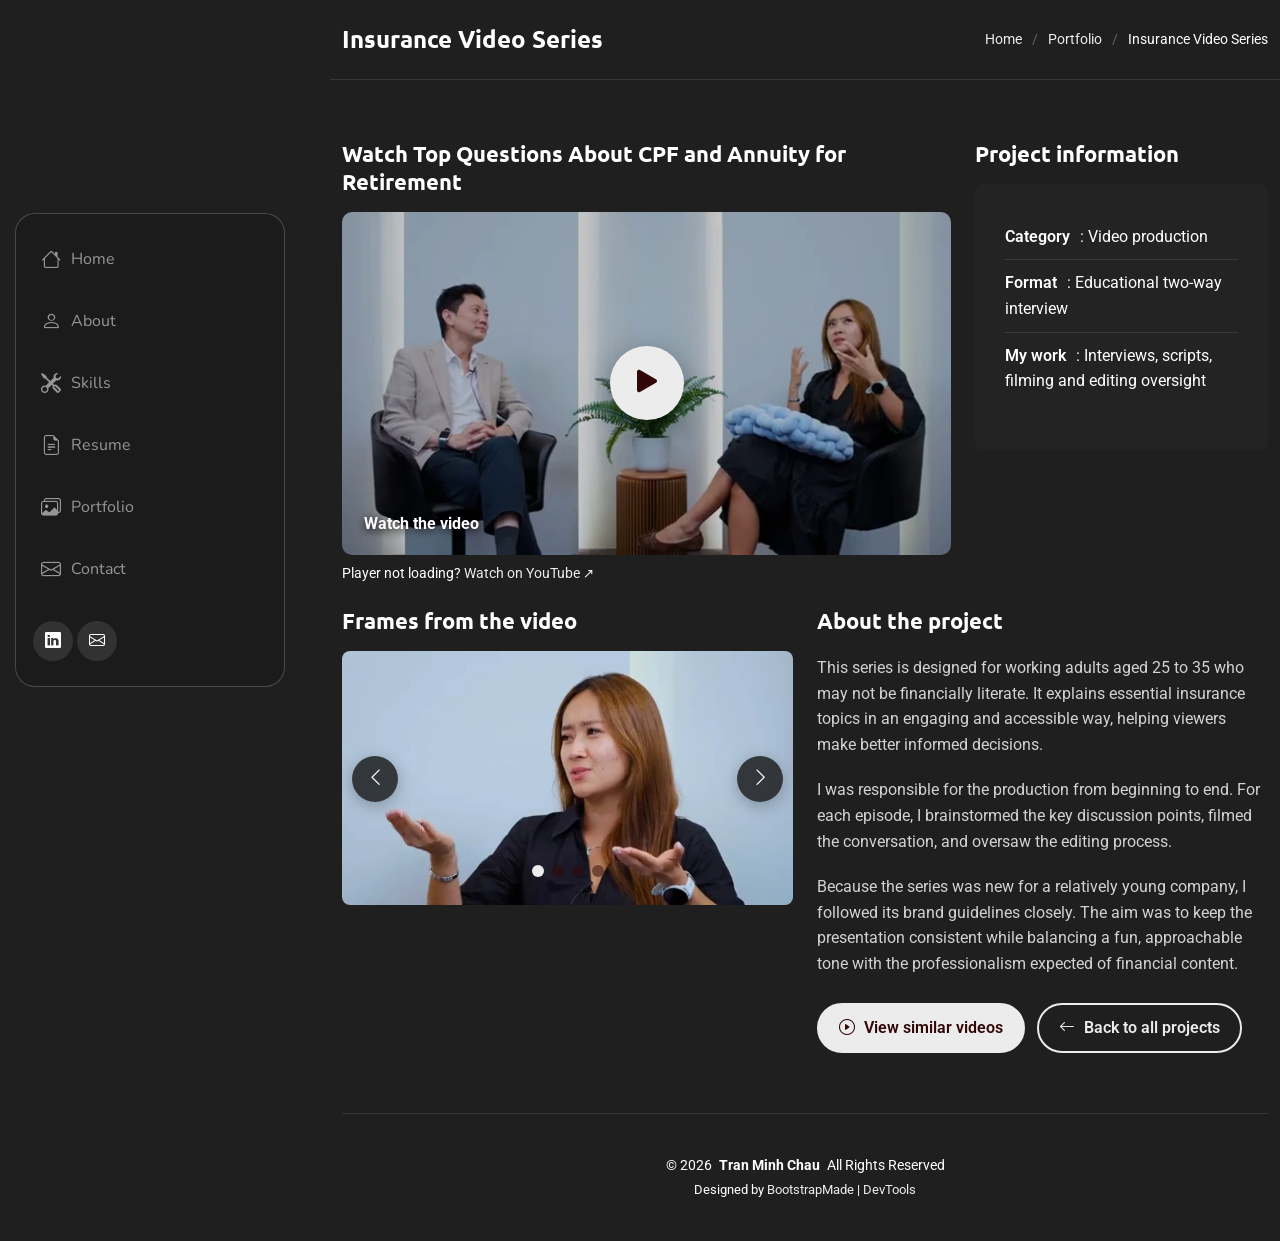
<file: project-insurance-video-series.html>
<!DOCTYPE html>

<html lang="en"><head><meta charset="utf-8"/><meta content="width=device-width, initial-scale=1" name="viewport"/><meta charset="utf-8"/><meta content="width=device-width, initial-scale=1" name="viewport"/><meta content="Tran Minh Chau — multimedia specialist in video, audio, graphic design and photography." name="description"/><title>Insurance Video Series | Tran Minh Chau</title><link href="assets/img/favicon-mc.svg" rel="icon" type="image/svg+xml"/><link href="https://fonts.googleapis.com" rel="preconnect"/><link crossorigin="" href="https://fonts.gstatic.com" rel="preconnect"/><link href="https://fonts.googleapis.com/css2?family=Roboto:wght@300;400;500;700&amp;family=Ubuntu:wght@400;500;700&amp;family=Nunito:wght@400;600;700;800&amp;display=swap" rel="stylesheet"/><link href="assets/vendor/bootstrap/css/bootstrap.min.css" rel="stylesheet"/><link href="assets/vendor/bootstrap-icons/bootstrap-icons.css" rel="stylesheet"/><link href="assets/vendor/aos/aos.css" rel="stylesheet"/><link href="assets/vendor/glightbox/css/glightbox.min.css" rel="stylesheet"/><link href="assets/vendor/swiper/swiper-bundle.min.css" rel="stylesheet"/><link href="assets/css/main.css" rel="stylesheet"/><style>.portfolio-details .portfolio-details-slider img{width:100%;height:min(62vw,570px);aspect-ratio:auto;object-fit:contain;background:#171b21}.portfolio-details .portfolio-info a{overflow-wrap:anywhere}.portfolio-details .project-video{position:relative;width:100%;aspect-ratio:16/9;border:0;border-radius:8px}.portfolio-details .project-actions{display:flex;flex-wrap:wrap;gap:12px;margin-top:26px}.portfolio-details .project-actions a{display:inline-flex;align-items:center;gap:9px;padding:12px 20px;border-radius:50px;border:2px solid var(--accent-color);font-weight:600}.portfolio-details .project-actions a:first-child{background:var(--accent-color);color:var(--contrast-color)}.portfolio-details .project-actions a:hover{transform:translateY(-2px)}.portfolio-details .portfolio-description{margin-top:30px}.portfolio-details .swiper-slide{text-align:center}.portfolio-details .swiper-pagination{position:relative;bottom:auto;margin-top:8px}.portfolio-details .portfolio-info h3{margin-bottom:10px}.page-title .breadcrumbs a{color:var(--accent-color)}</style><style>.portfolio-details .portfolio-details-slider .swiper-button-prev,.portfolio-details .portfolio-details-slider .swiper-button-next{width:46px;height:46px;border:0;border-radius:50%;background:rgba(20,20,20,.8);color:#fff;box-shadow:0 4px 16px rgba(0,0,0,.25);transition:background .2s ease,transform .2s ease}.portfolio-details .portfolio-details-slider .swiper-button-prev:hover,.portfolio-details .portfolio-details-slider .swiper-button-next:hover{background:var(--accent-color);color:var(--contrast-color);transform:scale(1.06)}.portfolio-details .portfolio-details-slider .swiper-button-prev:after,.portfolio-details .portfolio-details-slider .swiper-button-next:after{display:none}.portfolio-details .portfolio-details-slider .swiper-button-prev i,.portfolio-details .portfolio-details-slider .swiper-button-next i{font-size:1.2rem}.portfolio-details .portfolio-details-slider .swiper-button-prev:focus-visible,.portfolio-details .portfolio-details-slider .swiper-button-next:focus-visible{outline:3px solid var(--accent-color);outline-offset:3px}@media(max-width:575px){.portfolio-details .portfolio-details-slider .swiper-button-prev,.portfolio-details .portfolio-details-slider .swiper-button-next{width:38px;height:38px}}</style><style>.portfolio-details .project-video-block{margin-bottom:0}.portfolio-details .media-heading{font-size:1.35rem;line-height:1.3;font-weight:700;margin:0 0 16px;padding:0}.portfolio-details .project-video-block .video-poster{position:relative;display:block;width:100%;aspect-ratio:16/9;padding:0;border:0;border-radius:10px;overflow:hidden;cursor:pointer;background:#111}.portfolio-details .project-video-block .video-poster[hidden],.portfolio-details .project-video-block iframe[hidden]{display:none}.portfolio-details .project-video-block .video-poster img{display:block;width:100%;height:100%;object-fit:cover;filter:brightness(.78);transition:filter .3s ease,transform .3s ease}.portfolio-details .project-video-block .video-poster:hover img{filter:brightness(.9);transform:scale(1.02)}.portfolio-details .project-video-block .video-play{position:absolute;top:50%;left:50%;transform:translate(-50%,-50%);display:grid;place-items:center;width:74px;height:74px;border-radius:50%;background:var(--accent-color);color:var(--contrast-color);font-size:2.5rem;box-shadow:0 10px 30px #0006}.portfolio-details .project-video-block .video-poster-label{position:absolute;left:22px;bottom:18px;color:#fff;font-weight:700;text-shadow:0 2px 8px #000}.portfolio-details .project-video-block .video-poster:focus-visible{outline:3px solid var(--accent-color);outline-offset:3px}.portfolio-details .project-video-block .project-video{display:block;aspect-ratio:16/9}.portfolio-details .project-video-block .video-direct-link{font-size:.85rem;margin:8px 0 0}.portfolio-details .portfolio-info{margin-top:0}.portfolio-details .portfolio-details-slider img{height:min(56vw,520px);object-fit:contain}.portfolio-details .portfolio-description{margin-top:0;padding-top:0}.portfolio-details .row>div{min-width:0}@media(max-width:991px){.portfolio-details .portfolio-info{margin-top:0}}</style><style>.portfolio-details .row.gy-4>.col-lg-6{align-self:start}.portfolio-details .portfolio-details-slider img{height:340px;object-fit:contain}</style><style>.portfolio-details .portfolio-details-slider img{display:block;width:100%;height:auto;aspect-ratio:16/9;object-fit:cover;background:#171b21}.portfolio-details .portfolio-details-slider .swiper-slide{aspect-ratio:16/9}</style><link href="assets/css/typography.css" rel="stylesheet"/></head><body class="portfolio-details-page"><header class="header dark-background d-flex flex-column justify-content-center" id="header"><button aria-controls="navmenu" aria-expanded="false" aria-label="Open navigation menu" class="header-toggle d-xl-none bi bi-list" type="button"></button><div class="header-container d-flex flex-column align-items-start"><nav class="navmenu" id="navmenu"><ul><li><a href="index.html#hero"><i class="bi bi-house navicon"></i>Home</a></li><li><a href="index.html#about"><i class="bi bi-person navicon"></i>About</a></li><li><a href="index.html#skills"><i class="bi bi-tools navicon"></i>Skills</a></li><li><a href="index.html#resume"><i class="bi bi-file-earmark-text navicon"></i>Resume</a></li><li><a href="index.html#portfolio"><i class="bi bi-images navicon"></i>Portfolio</a></li><li><a href="index.html#contact"><i class="bi bi-envelope navicon"></i>Contact</a></li></ul></nav><div class="social-links text-center"><a aria-label="LinkedIn" href="https://www.linkedin.com/in/minh-chau-tran-593051b8" rel="noopener noreferrer" target="_blank"><i class="bi bi-linkedin"></i></a><a aria-label="Email" href="mailto:helentranmc@gmail.com"><i class="bi bi-envelope"></i></a></div></div></header><main class="main"><div class="page-title dark-background"><div class="container d-lg-flex justify-content-between align-items-center"><h1 class="mb-2 mb-lg-0">Insurance Video Series</h1><nav aria-label="Breadcrumb" class="breadcrumbs"><ol><li><a href="index.html">Home</a></li><li><a href="index.html#portfolio">Portfolio</a></li><li class="current">Insurance Video Series</li></ol></nav></div></div><section class="portfolio-details section" id="portfolio-details"><div class="container" data-aos="fade-up"><div class="row gy-4"><div class="col-lg-8"><div class="project-video-block"><h2 class="media-heading">Watch Top Questions About CPF and Annuity for Retirement</h2><button aria-label="Play Insurance Video Series" class="video-poster" type="button"><img alt="The interviewer and guest in conversation" loading="eager" src="assets/img/projects/details/insurance-refresh-1.webp"/><span class="video-play"><i class="bi bi-play-fill"></i></span><span class="video-poster-label">Watch the video</span></button><iframe allow="accelerometer; autoplay; clipboard-write; encrypted-media; gyroscope; picture-in-picture; web-share" allowfullscreen="" class="project-video" data-src="https://www.youtube.com/embed/v2706-G8wDc?autoplay=1" hidden="" loading="lazy" referrerpolicy="strict-origin-when-cross-origin" title="Insurance Video Series: Hospitalisation Insurance and Claims"></iframe><p class="video-direct-link">Player not loading? <a href="https://www.youtube.com/watch?v=v2706-G8wDc" rel="noopener noreferrer" target="_blank">Watch on YouTube ↗</a></p></div></div><div class="col-lg-4"><h2 class="media-heading project-info-heading">Project information</h2><div class="portfolio-info" data-aos="fade-left" data-aos-delay="150"><ul><li><strong>Category</strong>: Video production</li><li><strong>Format</strong>: Educational two-way interview</li><li><strong>My work</strong>: Interviews, scripts, filming and editing oversight</li></ul></div></div><div class="col-lg-6"><h2 class="media-heading">Frames from the video</h2><div class="portfolio-details-slider swiper init-swiper"><script class="swiper-config" type="application/json">{"loop":true,"speed":650,"slidesPerView":1,"pagination":{"el":".swiper-pagination","type":"bullets","clickable":true},"autoplay":{"delay":4500,"disableOnInteraction":false,"pauseOnMouseEnter":true},"navigation":{"nextEl":".swiper-button-next","prevEl":".swiper-button-prev"}}</script><div class="swiper-wrapper align-items-center"><div class="swiper-slide"><img alt="Close-up of the interviewer speaking" loading="lazy" src="assets/img/projects/details/insurance-refresh-2.webp"/></div><div class="swiper-slide"><img alt="The interviewer and guest sharing a lighter moment" loading="lazy" src="assets/img/projects/details/insurance-refresh-3.webp"/></div><div class="swiper-slide"><img alt="Close-up of the guest speaking" loading="lazy" src="assets/img/projects/details/insurance-refresh-4.webp"/></div><div class="swiper-slide"><img alt="The interviewer and guest in conversation" loading="eager" src="assets/img/projects/details/insurance-refresh-1.webp"/></div></div><div class="swiper-pagination"></div><button aria-label="Previous image" class="swiper-button-prev" type="button"><i class="bi bi-chevron-left"></i></button><button aria-label="Next image" class="swiper-button-next" type="button"><i class="bi bi-chevron-right"></i></button></div></div><div class="col-lg-6"><div class="portfolio-description" data-aos="fade-up"><h2>About the project</h2><p>This series is designed for working adults aged 25 to 35 who may not be financially literate. It explains essential insurance topics in an engaging and accessible way, helping viewers make better informed decisions.</p><p>I was responsible for the production from beginning to end. For each episode, I brainstormed the key discussion points, filmed the conversation, and oversaw the editing process.</p><p>Because the series was new for a relatively young company, I followed its brand guidelines closely. The aim was to keep the presentation consistent while balancing a fun, approachable tone with the professionalism expected of financial content.</p><div class="project-actions"><a href="https://www.youtube.com/@HavendSG/videos" rel="noopener noreferrer" target="_blank"><i class="bi bi-play-circle"></i>View similar videos</a><a href="index.html#portfolio"><i class="bi bi-arrow-left"></i>Back to all projects</a></div></div></div></div></div></section></main><footer class="footer position-relative" id="footer"><div class="container"><div class="copyright text-center"><p>© <span id="year"></span> <strong class="px-1 sitename">Tran Minh Chau</strong> <span>All Rights Reserved</span></p></div><div class="credits">Designed by <a href="https://bootstrapmade.com/" rel="noopener noreferrer" target="_blank">BootstrapMade</a> | <a href="https://bootstrapmade.com/tools/" rel="noopener noreferrer" target="_blank">DevTools</a></div></div></footer><a class="scroll-top d-flex align-items-center justify-content-center" href="#" id="scroll-top"><i class="bi bi-arrow-up-short"></i></a><div id="preloader"></div><script src="assets/vendor/bootstrap/js/bootstrap.bundle.min.js"></script><script src="assets/vendor/aos/aos.js"></script><script src="assets/vendor/typed.js/typed.umd.js"></script><script src="assets/vendor/purecounter/purecounter_vanilla.js"></script><script src="assets/vendor/waypoints/noframework.waypoints.js"></script><script src="assets/vendor/glightbox/js/glightbox.min.js"></script><script src="assets/vendor/imagesloaded/imagesloaded.pkgd.min.js"></script><script src="assets/vendor/isotope-layout/isotope.pkgd.min.js"></script><script src="assets/vendor/swiper/swiper-bundle.min.js"></script><script src="assets/js/main.js"></script><script>document.getElementById('year').textContent=new Date().getFullYear()</script><script>(function(){const block=document.querySelector('.project-video-block');const poster=block.querySelector('.video-poster');const frame=block.querySelector('iframe');poster.addEventListener('click',function(){if(location.protocol==='file:'){window.open('https://www.youtube.com/watch?v=v2706-G8wDc','_blank','noopener');return}frame.src=frame.dataset.src;frame.hidden=false;poster.hidden=true})})();</script></body></html>
</file>
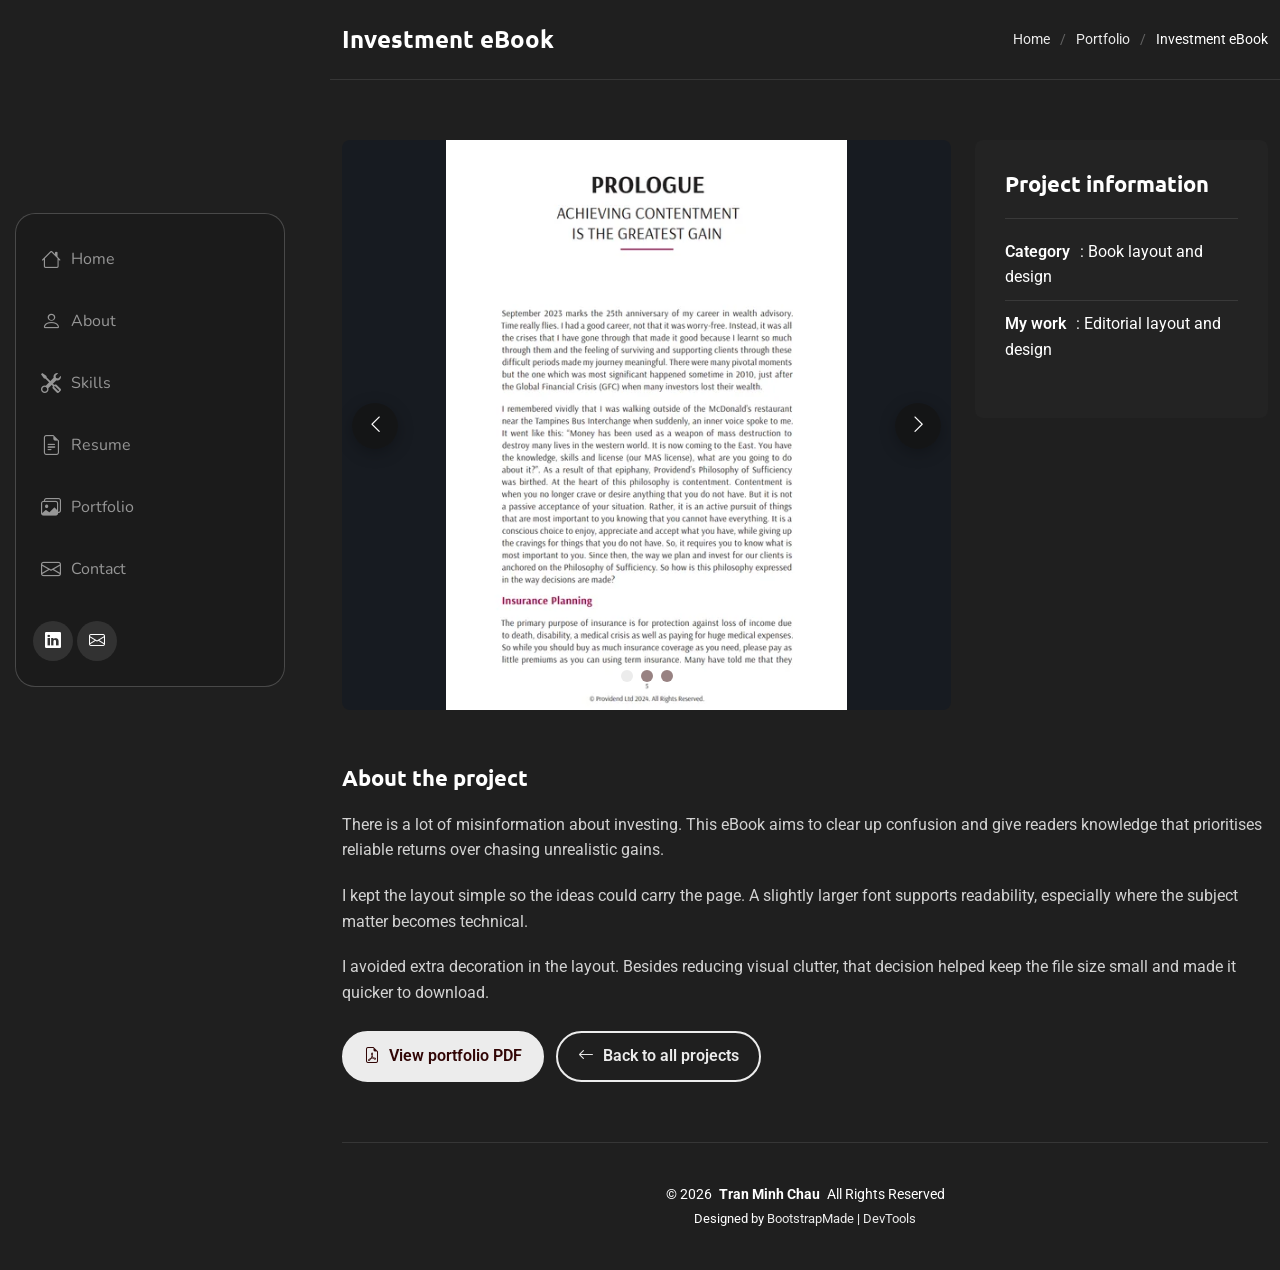
<file: project-investment-ebook.html>
<!DOCTYPE html>

<html lang="en"><head><meta charset="utf-8"/><meta content="width=device-width, initial-scale=1" name="viewport"/><meta charset="utf-8"/><meta content="width=device-width, initial-scale=1" name="viewport"/><meta content="Tran Minh Chau — multimedia specialist in video, audio, graphic design and photography." name="description"/><title>Investment eBook | Tran Minh Chau</title><link href="assets/img/favicon-mc.svg" rel="icon" type="image/svg+xml"/><link href="https://fonts.googleapis.com" rel="preconnect"/><link crossorigin="" href="https://fonts.gstatic.com" rel="preconnect"/><link href="https://fonts.googleapis.com/css2?family=Roboto:wght@300;400;500;700&amp;family=Ubuntu:wght@400;500;700&amp;family=Nunito:wght@400;600;700;800&amp;display=swap" rel="stylesheet"/><link href="assets/vendor/bootstrap/css/bootstrap.min.css" rel="stylesheet"/><link href="assets/vendor/bootstrap-icons/bootstrap-icons.css" rel="stylesheet"/><link href="assets/vendor/aos/aos.css" rel="stylesheet"/><link href="assets/vendor/glightbox/css/glightbox.min.css" rel="stylesheet"/><link href="assets/vendor/swiper/swiper-bundle.min.css" rel="stylesheet"/><link href="assets/css/main.css" rel="stylesheet"/><style>.portfolio-details .portfolio-details-slider img{width:100%;height:min(62vw,570px);aspect-ratio:auto;object-fit:contain;background:#171b21}.portfolio-details .portfolio-info a{overflow-wrap:anywhere}.portfolio-details .project-video{position:relative;width:100%;aspect-ratio:16/9;border:0;border-radius:8px}.portfolio-details .project-actions{display:flex;flex-wrap:wrap;gap:12px;margin-top:26px}.portfolio-details .project-actions a{display:inline-flex;align-items:center;gap:9px;padding:12px 20px;border-radius:50px;border:2px solid var(--accent-color);font-weight:600}.portfolio-details .project-actions a:first-child{background:var(--accent-color);color:var(--contrast-color)}.portfolio-details .project-actions a:hover{transform:translateY(-2px)}.portfolio-details .portfolio-description{margin-top:30px}.portfolio-details .swiper-slide{text-align:center}.portfolio-details .swiper-pagination{position:relative;bottom:auto;margin-top:8px}.portfolio-details .portfolio-info h3{margin-bottom:10px}.page-title .breadcrumbs a{color:var(--accent-color)}</style><style>.portfolio-details .portfolio-details-slider .swiper-button-prev,.portfolio-details .portfolio-details-slider .swiper-button-next{width:46px;height:46px;border:0;border-radius:50%;background:rgba(20,20,20,.8);color:#fff;box-shadow:0 4px 16px rgba(0,0,0,.25);transition:background .2s ease,transform .2s ease}.portfolio-details .portfolio-details-slider .swiper-button-prev:hover,.portfolio-details .portfolio-details-slider .swiper-button-next:hover{background:var(--accent-color);color:var(--contrast-color);transform:scale(1.06)}.portfolio-details .portfolio-details-slider .swiper-button-prev:after,.portfolio-details .portfolio-details-slider .swiper-button-next:after{display:none}.portfolio-details .portfolio-details-slider .swiper-button-prev i,.portfolio-details .portfolio-details-slider .swiper-button-next i{font-size:1.2rem}.portfolio-details .portfolio-details-slider .swiper-button-prev:focus-visible,.portfolio-details .portfolio-details-slider .swiper-button-next:focus-visible{outline:3px solid var(--accent-color);outline-offset:3px}@media(max-width:575px){.portfolio-details .portfolio-details-slider .swiper-button-prev,.portfolio-details .portfolio-details-slider .swiper-button-next{width:38px;height:38px}}</style><link href="assets/css/typography.css" rel="stylesheet"/></head><body class="portfolio-details-page"><header class="header dark-background d-flex flex-column justify-content-center" id="header"><button aria-controls="navmenu" aria-expanded="false" aria-label="Open navigation menu" class="header-toggle d-xl-none bi bi-list" type="button"></button><div class="header-container d-flex flex-column align-items-start"><nav class="navmenu" id="navmenu"><ul><li><a href="index.html#hero"><i class="bi bi-house navicon"></i>Home</a></li><li><a href="index.html#about"><i class="bi bi-person navicon"></i>About</a></li><li><a href="index.html#skills"><i class="bi bi-tools navicon"></i>Skills</a></li><li><a href="index.html#resume"><i class="bi bi-file-earmark-text navicon"></i>Resume</a></li><li><a href="index.html#portfolio"><i class="bi bi-images navicon"></i>Portfolio</a></li><li><a href="index.html#contact"><i class="bi bi-envelope navicon"></i>Contact</a></li></ul></nav><div class="social-links text-center"><a aria-label="LinkedIn" href="https://www.linkedin.com/in/minh-chau-tran-593051b8" rel="noopener noreferrer" target="_blank"><i class="bi bi-linkedin"></i></a><a aria-label="Email" href="mailto:helentranmc@gmail.com"><i class="bi bi-envelope"></i></a></div></div></header><main class="main"><div class="page-title dark-background"><div class="container d-lg-flex justify-content-between align-items-center"><h1 class="mb-2 mb-lg-0">Investment eBook</h1><nav aria-label="Breadcrumb" class="breadcrumbs"><ol><li><a href="index.html">Home</a></li><li><a href="index.html#portfolio">Portfolio</a></li><li class="current">Investment eBook</li></ol></nav></div></div><section class="portfolio-details section" id="portfolio-details"><div class="container" data-aos="fade-up"><div class="row gy-4"><div class="col-lg-8"><div class="portfolio-details-slider swiper init-swiper"><script class="swiper-config" type="application/json">{"loop":true,"speed":650,"slidesPerView":1,"pagination":{"el":".swiper-pagination","type":"bullets","clickable":true},"autoplay":{"delay":4500,"disableOnInteraction":false,"pauseOnMouseEnter":true},"navigation":{"nextEl":".swiper-button-next","prevEl":".swiper-button-prev"}}</script><div class="swiper-wrapper align-items-center"><div class="swiper-slide"><img alt="Investment eBook image 1" loading="lazy" src="assets/img/projects/details/ebook-page-1.webp"/></div><div class="swiper-slide"><img alt="Investment eBook image 2" loading="lazy" src="assets/img/projects/details/ebook-page-2.webp"/></div><div class="swiper-slide"><img alt="Investment eBook image 3" loading="lazy" src="assets/img/projects/details/ebook-page-3.webp"/></div></div><div class="swiper-pagination"></div><button aria-label="Previous image" class="swiper-button-prev" type="button"><i class="bi bi-chevron-left"></i></button><button aria-label="Next image" class="swiper-button-next" type="button"><i class="bi bi-chevron-right"></i></button></div></div><div class="col-lg-4"><div class="portfolio-info" data-aos="fade-left" data-aos-delay="150"><h3>Project information</h3><ul><li><strong>Category</strong>: Book layout and design</li><li><strong>My work</strong>: Editorial layout and design</li></ul></div></div><div class="col-lg-12"><div class="portfolio-description" data-aos="fade-up"><h2>About the project</h2><p>There is a lot of misinformation about investing. This eBook aims to clear up confusion and give readers knowledge that prioritises reliable returns over chasing unrealistic gains.</p><p>I kept the layout simple so the ideas could carry the page. A slightly larger font supports readability, especially where the subject matter becomes technical.</p><p>I avoided extra decoration in the layout. Besides reducing visual clutter, that decision helped keep the file size small and made it quicker to download.</p><div class="project-actions"><a href="assets/docs/Tran-Minh-Chau-Portfolio.pdf" rel="noopener noreferrer" target="_blank"><i class="bi bi-file-earmark-pdf"></i>View portfolio PDF</a><a href="index.html#portfolio"><i class="bi bi-arrow-left"></i>Back to all projects</a></div></div></div></div></div></section></main><footer class="footer position-relative" id="footer"><div class="container"><div class="copyright text-center"><p>© <span id="year"></span> <strong class="px-1 sitename">Tran Minh Chau</strong> <span>All Rights Reserved</span></p></div><div class="credits">Designed by <a href="https://bootstrapmade.com/" rel="noopener noreferrer" target="_blank">BootstrapMade</a> | <a href="https://bootstrapmade.com/tools/" rel="noopener noreferrer" target="_blank">DevTools</a></div></div></footer><a class="scroll-top d-flex align-items-center justify-content-center" href="#" id="scroll-top"><i class="bi bi-arrow-up-short"></i></a><div id="preloader"></div><script src="assets/vendor/bootstrap/js/bootstrap.bundle.min.js"></script><script src="assets/vendor/aos/aos.js"></script><script src="assets/vendor/typed.js/typed.umd.js"></script><script src="assets/vendor/purecounter/purecounter_vanilla.js"></script><script src="assets/vendor/waypoints/noframework.waypoints.js"></script><script src="assets/vendor/glightbox/js/glightbox.min.js"></script><script src="assets/vendor/imagesloaded/imagesloaded.pkgd.min.js"></script><script src="assets/vendor/isotope-layout/isotope.pkgd.min.js"></script><script src="assets/vendor/swiper/swiper-bundle.min.js"></script><script src="assets/js/main.js"></script><script>document.getElementById('year').textContent=new Date().getFullYear()</script></body></html>
</file>
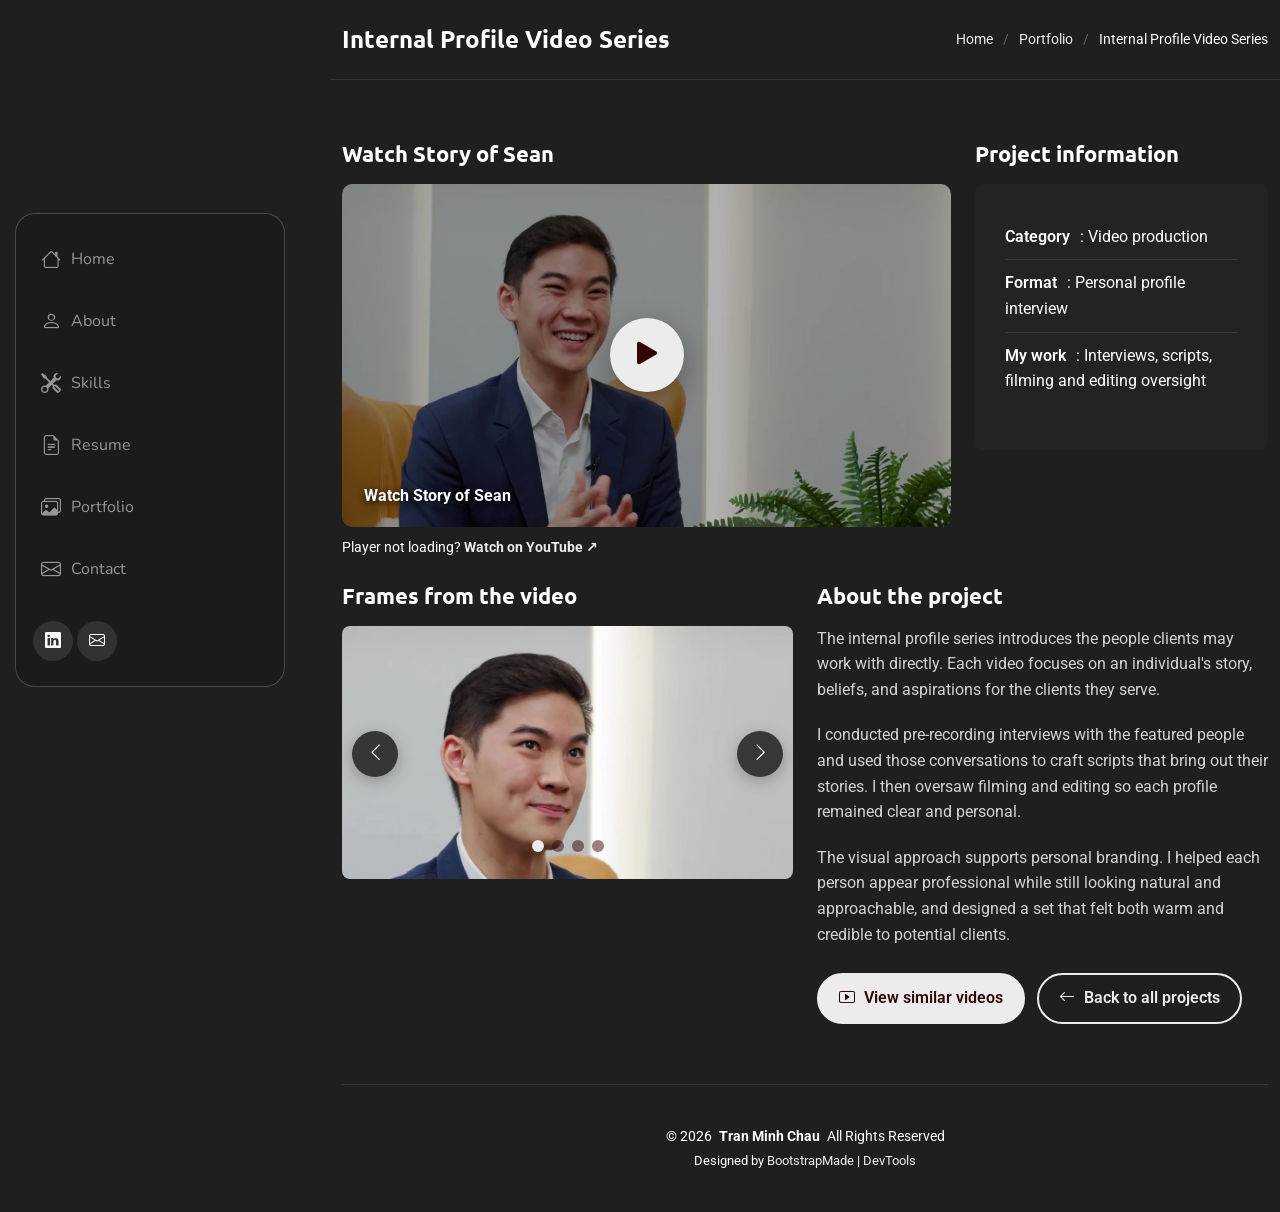
<file: project-story-of-sean.html>
<!DOCTYPE html>

<html lang="en"><head><meta charset="utf-8"/><meta content="width=device-width, initial-scale=1" name="viewport"/><meta charset="utf-8"/><meta content="width=device-width, initial-scale=1" name="viewport"/><meta content="Tran Minh Chau — multimedia specialist in video, audio, graphic design and photography." name="description"/><title>Internal Profile Video Series | Tran Minh Chau</title><link href="assets/img/favicon-mc.svg" rel="icon" type="image/svg+xml"/><link href="https://fonts.googleapis.com" rel="preconnect"/><link crossorigin="" href="https://fonts.gstatic.com" rel="preconnect"/><link href="https://fonts.googleapis.com/css2?family=Roboto:wght@300;400;500;700&amp;family=Ubuntu:wght@400;500;700&amp;family=Nunito:wght@400;600;700;800&amp;display=swap" rel="stylesheet"/><link href="assets/vendor/bootstrap/css/bootstrap.min.css" rel="stylesheet"/><link href="assets/vendor/bootstrap-icons/bootstrap-icons.css" rel="stylesheet"/><link href="assets/vendor/aos/aos.css" rel="stylesheet"/><link href="assets/vendor/glightbox/css/glightbox.min.css" rel="stylesheet"/><link href="assets/vendor/swiper/swiper-bundle.min.css" rel="stylesheet"/><link href="assets/css/main.css" rel="stylesheet"/><style>.portfolio-details .portfolio-details-slider img{width:100%;height:min(62vw,570px);aspect-ratio:auto;object-fit:contain;background:#171b21}.portfolio-details .portfolio-info a{overflow-wrap:anywhere}.portfolio-details .project-video{position:relative;width:100%;aspect-ratio:16/9;border:0;border-radius:8px}.portfolio-details .project-actions{display:flex;flex-wrap:wrap;gap:12px;margin-top:26px}.portfolio-details .project-actions a{display:inline-flex;align-items:center;gap:9px;padding:12px 20px;border-radius:50px;border:2px solid var(--accent-color);font-weight:600}.portfolio-details .project-actions a:first-child{background:var(--accent-color);color:var(--contrast-color)}.portfolio-details .project-actions a:hover{transform:translateY(-2px)}.portfolio-details .portfolio-description{margin-top:30px}.portfolio-details .swiper-slide{text-align:center}.portfolio-details .swiper-pagination{position:relative;bottom:auto;margin-top:8px}.portfolio-details .portfolio-info h3{margin-bottom:10px}.page-title .breadcrumbs a{color:var(--accent-color)}</style><style>.portfolio-details .portfolio-details-slider .swiper-button-prev,.portfolio-details .portfolio-details-slider .swiper-button-next{width:46px;height:46px;border:0;border-radius:50%;background:rgba(20,20,20,.8);color:#fff;box-shadow:0 4px 16px rgba(0,0,0,.25);transition:background .2s ease,transform .2s ease}.portfolio-details .portfolio-details-slider .swiper-button-prev:hover,.portfolio-details .portfolio-details-slider .swiper-button-next:hover{background:var(--accent-color);color:var(--contrast-color);transform:scale(1.06)}.portfolio-details .portfolio-details-slider .swiper-button-prev:after,.portfolio-details .portfolio-details-slider .swiper-button-next:after{display:none}.portfolio-details .portfolio-details-slider .swiper-button-prev i,.portfolio-details .portfolio-details-slider .swiper-button-next i{font-size:1.2rem}.portfolio-details .portfolio-details-slider .swiper-button-prev:focus-visible,.portfolio-details .portfolio-details-slider .swiper-button-next:focus-visible{outline:3px solid var(--accent-color);outline-offset:3px}@media(max-width:575px){.portfolio-details .portfolio-details-slider .swiper-button-prev,.portfolio-details .portfolio-details-slider .swiper-button-next{width:38px;height:38px}}</style><style>.portfolio-details .project-video-block{margin-bottom:30px}.portfolio-details .project-video-block h2{font-size:1.35rem;margin-bottom:16px}.portfolio-details .project-video-block iframe{display:block;width:100%;aspect-ratio:16/9;height:auto;border:0;border-radius:8px;background:#111}.portfolio-details .project-video-block iframe[hidden]{display:none}.portfolio-details .project-video-block .video-local-fallback{min-height:260px;padding:35px;background:var(--surface-color);border-radius:8px;text-align:center;display:flex;flex-direction:column;align-items:center;justify-content:center;gap:10px}.portfolio-details .project-video-block .video-local-fallback[hidden]{display:none}.portfolio-details .project-video-block .video-local-fallback i{font-size:3rem;color:var(--accent-color)}.portfolio-details .project-video-block .video-local-fallback p{margin:0}.portfolio-details .project-video-block .video-direct-link{margin:10px 0 0}.portfolio-details .project-video-block a{color:var(--accent-color);font-weight:700}</style><style>.portfolio-details .project-video-block{margin-bottom:0}.portfolio-details .project-video-block .video-poster{position:relative;display:block;width:100%;aspect-ratio:16/9;padding:0;border:0;border-radius:10px;overflow:hidden;cursor:pointer;background:#111}.portfolio-details .project-video-block .video-poster[hidden]{display:none}.portfolio-details .project-video-block .video-poster img{display:block;width:100%;height:100%;object-fit:cover;filter:brightness(.7);transition:filter .3s ease,transform .3s ease}.portfolio-details .project-video-block .video-poster:hover img{filter:brightness(.85);transform:scale(1.02)}.portfolio-details .project-video-block .video-play{position:absolute;top:50%;left:50%;transform:translate(-50%,-50%);display:grid;place-items:center;width:74px;height:74px;border-radius:50%;background:var(--accent-color);color:var(--contrast-color);font-size:2.5rem;box-shadow:0 10px 30px rgba(0,0,0,.35)}.portfolio-details .project-video-block .video-poster-label{position:absolute;left:22px;bottom:18px;color:#fff;font-weight:700;text-shadow:0 2px 8px #000}.portfolio-details .project-video-block .video-poster:focus-visible{outline:3px solid var(--accent-color);outline-offset:3px}.portfolio-details .media-heading{font-size:1.35rem;margin:0 0 16px}.portfolio-details .portfolio-description{margin-top:0}.portfolio-details .portfolio-details-slider img{height:340px;object-fit:contain}.portfolio-details .project-video-block iframe[hidden]{display:none}@media(max-width:991px){.portfolio-details .portfolio-info{margin-top:0}}</style><link as="image" href="assets/img/projects/details/sean-1.webp" rel="preload"/><style>.portfolio-details .portfolio-info li{overflow-wrap:anywhere}.portfolio-details .row>div{min-width:0}.portfolio-details .project-video-block .video-poster img{background:#16191d}</style><style>.portfolio-details .portfolio-details-slider img{display:block;width:100%;height:auto;aspect-ratio:16/9;object-fit:cover;background:#171b21}.portfolio-details .portfolio-details-slider .swiper-slide{aspect-ratio:16/9}</style><style>.portfolio-details .media-heading,.portfolio-details .portfolio-description>h2{font-size:1.35rem;line-height:1.3;font-weight:700;margin:0 0 16px;padding:0}.portfolio-details .portfolio-description{margin-top:0;padding-top:0}.portfolio-details .row.gy-4>.col-lg-6{align-self:start}</style><style>.portfolio-details .project-info-heading{font-size:1.35rem;line-height:1.3;font-weight:700;margin:0 0 16px;padding:0}.portfolio-details .project-video-block>h2{line-height:1.3;margin:0 0 16px}.portfolio-details .portfolio-info{min-height:0}</style><link href="assets/css/typography.css" rel="stylesheet"/></head><body class="portfolio-details-page"><header class="header dark-background d-flex flex-column justify-content-center" id="header"><button aria-controls="navmenu" aria-expanded="false" aria-label="Open navigation menu" class="header-toggle d-xl-none bi bi-list" type="button"></button><div class="header-container d-flex flex-column align-items-start"><nav class="navmenu" id="navmenu"><ul><li><a href="index.html#hero"><i class="bi bi-house navicon"></i>Home</a></li><li><a href="index.html#about"><i class="bi bi-person navicon"></i>About</a></li><li><a href="index.html#skills"><i class="bi bi-tools navicon"></i>Skills</a></li><li><a href="index.html#resume"><i class="bi bi-file-earmark-text navicon"></i>Resume</a></li><li><a href="index.html#portfolio"><i class="bi bi-images navicon"></i>Portfolio</a></li><li><a href="index.html#contact"><i class="bi bi-envelope navicon"></i>Contact</a></li></ul></nav><div class="social-links text-center"><a aria-label="LinkedIn" href="https://www.linkedin.com/in/minh-chau-tran-593051b8" rel="noopener noreferrer" target="_blank"><i class="bi bi-linkedin"></i></a><a aria-label="Email" href="mailto:helentranmc@gmail.com"><i class="bi bi-envelope"></i></a></div></div></header><main class="main"><div class="page-title dark-background"><div class="container d-lg-flex justify-content-between align-items-center"><h1 class="mb-2 mb-lg-0">Internal Profile Video Series</h1><nav aria-label="Breadcrumb" class="breadcrumbs"><ol><li><a href="index.html">Home</a></li><li><a href="index.html#portfolio">Portfolio</a></li><li class="current">Internal Profile Video Series</li></ol></nav></div></div><section class="portfolio-details section" id="portfolio-details"><div class="container"><div class="row gy-4"><div class="col-lg-8"><div class="project-video-block"><h2>Watch Story of Sean</h2><button aria-label="Play Story of Sean video" class="video-poster" type="button"><img alt="Sean smiling during the interview" fetchpriority="high" loading="eager" src="assets/img/projects/details/sean-1.webp"/><span class="video-play"><i class="bi bi-play-fill"></i></span><span class="video-poster-label">Watch Story of Sean</span></button><iframe allow="accelerometer; autoplay; clipboard-write; encrypted-media; gyroscope; picture-in-picture; web-share" allowfullscreen="" class="project-video" data-src="https://www.youtube.com/embed/oQR-zFN9R2g?si=VkOmv2_AWJZwfIDs" hidden="" loading="lazy" referrerpolicy="origin-when-cross-origin" title="Story of Sean: From Social Worker to Trusted Guide for Families"></iframe><p class="video-direct-link">Player not loading? <a href="https://www.youtube.com/watch?v=oQR-zFN9R2g" rel="noopener noreferrer" target="_blank">Watch on YouTube ↗</a></p></div></div><div class="col-lg-4"><h2 class="media-heading project-info-heading">Project information</h2><div class="portfolio-info"><ul><li><strong>Category</strong>: Video production</li><li><strong>Format</strong>: Personal profile interview</li><li><strong>My work</strong>: Interviews, scripts, filming and editing oversight</li></ul></div></div><div class="col-lg-6"><h2 class="media-heading">Frames from the video</h2><div class="portfolio-details-slider swiper init-swiper"><script class="swiper-config" type="application/json">{"loop":true,"speed":650,"slidesPerView":1,"pagination":{"el":".swiper-pagination","type":"bullets","clickable":true},"autoplay":{"delay":4500,"disableOnInteraction":false,"pauseOnMouseEnter":true},"navigation":{"nextEl":".swiper-button-next","prevEl":".swiper-button-prev"}}</script><div class="swiper-wrapper align-items-center"><div class="swiper-slide"><img alt="Close portrait of Sean" loading="eager" src="assets/img/projects/details/sean-2.webp"/></div><div class="swiper-slide"><img alt="Sean smiling in the interview setting" loading="eager" src="assets/img/projects/details/sean-3.webp"/></div><div class="swiper-slide"><img alt="Sean explaining a point with a hand gesture" loading="eager" src="assets/img/projects/details/sean-4.webp"/></div><div class="swiper-slide"><img alt="Sean reflecting during the interview" loading="eager" src="assets/img/projects/details/sean-5.webp"/></div></div><div class="swiper-pagination"></div><button aria-label="Previous image" class="swiper-button-prev" type="button"><i class="bi bi-chevron-left"></i></button><button aria-label="Next image" class="swiper-button-next" type="button"><i class="bi bi-chevron-right"></i></button></div></div><div class="col-lg-6"><div class="portfolio-description"><h2>About the project</h2><p>The internal profile series introduces the people clients may work with directly. Each video focuses on an individual's story, beliefs, and aspirations for the clients they serve.</p><p>I conducted pre-recording interviews with the featured people and used those conversations to craft scripts that bring out their stories. I then oversaw filming and editing so each profile remained clear and personal.</p><p>The visual approach supports personal branding. I helped each person appear professional while still looking natural and approachable, and designed a set that felt both warm and credible to potential clients.</p><div class="project-actions"><a href="https://www.youtube.com/playlist?list=PLUfBEqU8zX7bK-3V_OI7fcNI1pDXI4xtA" rel="noopener noreferrer" target="_blank"><i class="bi bi-play-btn"></i> View similar videos</a><a href="index.html#portfolio"><i class="bi bi-arrow-left"></i>Back to all projects</a></div></div></div></div></div></section></main><footer class="footer position-relative" id="footer"><div class="container"><div class="copyright text-center"><p>© <span id="year"></span> <strong class="px-1 sitename">Tran Minh Chau</strong> <span>All Rights Reserved</span></p></div><div class="credits">Designed by <a href="https://bootstrapmade.com/" rel="noopener noreferrer" target="_blank">BootstrapMade</a> | <a href="https://bootstrapmade.com/tools/" rel="noopener noreferrer" target="_blank">DevTools</a></div></div></footer><a class="scroll-top d-flex align-items-center justify-content-center" href="#" id="scroll-top"><i class="bi bi-arrow-up-short"></i></a><div id="preloader"></div><script src="assets/vendor/bootstrap/js/bootstrap.bundle.min.js"></script><script src="assets/vendor/aos/aos.js"></script><script src="assets/vendor/typed.js/typed.umd.js"></script><script src="assets/vendor/purecounter/purecounter_vanilla.js"></script><script src="assets/vendor/waypoints/noframework.waypoints.js"></script><script src="assets/vendor/glightbox/js/glightbox.min.js"></script><script src="assets/vendor/imagesloaded/imagesloaded.pkgd.min.js"></script><script src="assets/vendor/isotope-layout/isotope.pkgd.min.js"></script><script src="assets/vendor/swiper/swiper-bundle.min.js"></script><script src="assets/js/main.js"></script><script>document.getElementById('year').textContent=new Date().getFullYear()</script><script>(function(){const block=document.querySelector('.project-video-block');const poster=block.querySelector('.video-poster');const frame=block.querySelector('iframe');poster.addEventListener('click',function(){if(location.protocol==='file:'){window.open('https://youtu.be/oQR-zFN9R2g?si=JUPq-Zx77uEmJmyt','_blank','noopener');return}frame.src=frame.dataset.src;frame.hidden=false;poster.hidden=true})})();</script></body></html>
</file>
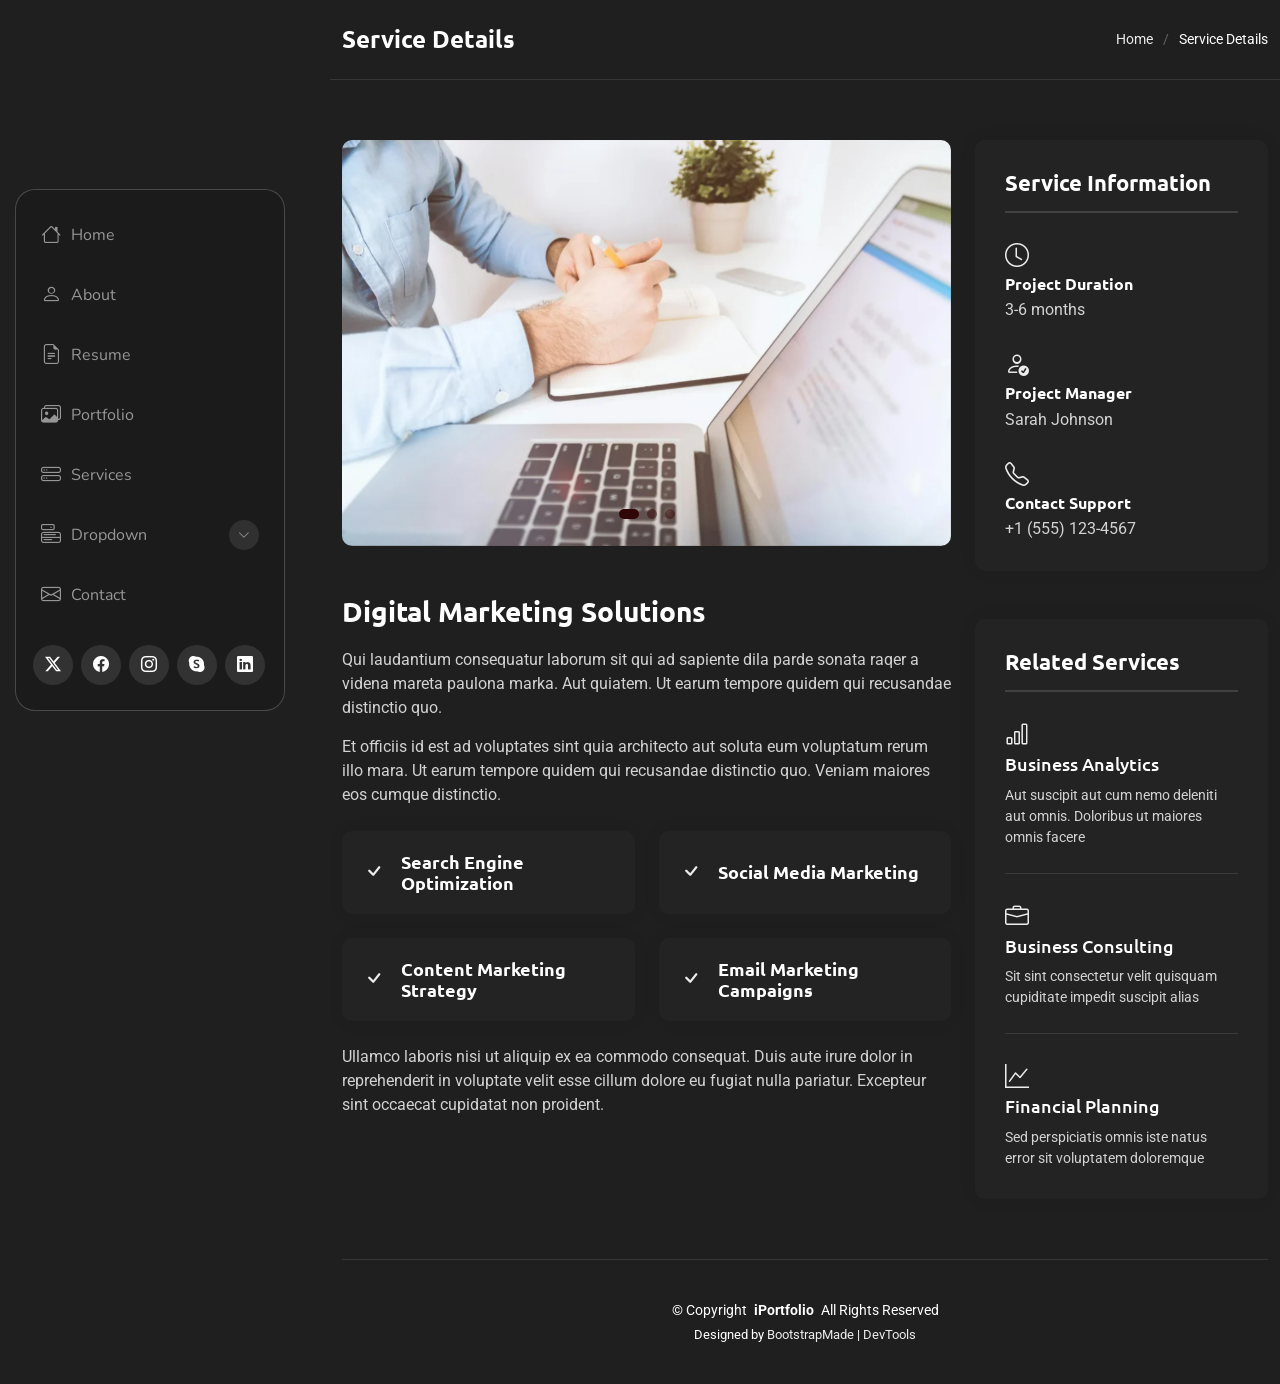
<file: service-details.html>
<!DOCTYPE html>
<html lang="en">

<head>
  <meta charset="utf-8">
  <meta content="width=device-width, initial-scale=1.0" name="viewport">
  <title>Service Details - SnapFolio Bootstrap Template</title>
  <meta name="description" content="">
  <meta name="keywords" content="">

  <!-- Favicons -->
  <link href="assets/img/favicon.png" rel="icon">
  <link href="assets/img/apple-touch-icon.png" rel="apple-touch-icon">

  <!-- Fonts -->
  <link href="https://fonts.googleapis.com" rel="preconnect">
  <link href="https://fonts.gstatic.com" rel="preconnect" crossorigin>
  <link href="https://fonts.googleapis.com/css2?family=Roboto:ital,wght@0,100;0,300;0,400;0,500;0,700;0,900;1,100;1,300;1,400;1,500;1,700;1,900&family=Ubuntu:ital,wght@0,300;0,400;0,500;0,700;1,300;1,400;1,500;1,700&family=Nunito:ital,wght@0,200;0,300;0,400;0,500;0,600;0,700;0,800;0,900;1,200;1,300;1,400;1,500;1,600;1,700;1,800;1,900&display=swap" rel="stylesheet">

  <!-- Vendor CSS Files -->
  <link href="assets/vendor/bootstrap/css/bootstrap.min.css" rel="stylesheet">
  <link href="assets/vendor/bootstrap-icons/bootstrap-icons.css" rel="stylesheet">
  <link href="assets/vendor/aos/aos.css" rel="stylesheet">
  <link href="assets/vendor/glightbox/css/glightbox.min.css" rel="stylesheet">
  <link href="assets/vendor/swiper/swiper-bundle.min.css" rel="stylesheet">

  <!-- Main CSS File -->
  <link href="assets/css/main.css" rel="stylesheet">

  <!-- =======================================================
  * Template Name: SnapFolio
  * Template URL: https://bootstrapmade.com/snapfolio-bootstrap-portfolio-template/
  * Updated: Jul 21 2025 with Bootstrap v5.3.7
  * Author: BootstrapMade.com
  * License: https://bootstrapmade.com/license/
  ======================================================== -->
</head>

<body class="service-details-page">

  <header id="header" class="header dark-background d-flex flex-column justify-content-center">
    <i class="header-toggle d-xl-none bi bi-list"></i>

    <div class="header-container d-flex flex-column align-items-start">
      <nav id="navmenu" class="navmenu">
        <ul>
          <li><a href="#hero"><i class="bi bi-house navicon"></i>Home</a></li>
          <li><a href="#about"><i class="bi bi-person navicon"></i> About</a></li>
          <li><a href="#resume"><i class="bi bi-file-earmark-text navicon"></i> Resume</a></li>
          <li><a href="#portfolio"><i class="bi bi-images navicon"></i> Portfolio</a></li>
          <li><a href="#services"><i class="bi bi-hdd-stack navicon"></i> Services</a></li>
          <li class="dropdown"><a href="#"><i class="bi bi-menu-button navicon"></i> <span>Dropdown</span> <i class="bi bi-chevron-down toggle-dropdown"></i></a>
            <ul>
              <li><a href="#">Dropdown 1</a></li>
              <li class="dropdown"><a href="#"><span>Deep Dropdown</span> <i class="bi bi-chevron-down toggle-dropdown"></i></a>
                <ul>
                  <li><a href="#">Deep Dropdown 1</a></li>
                  <li><a href="#">Deep Dropdown 2</a></li>
                  <li><a href="#">Deep Dropdown 3</a></li>
                  <li><a href="#">Deep Dropdown 4</a></li>
                  <li><a href="#">Deep Dropdown 5</a></li>
                </ul>
              </li>
              <li><a href="#">Dropdown 2</a></li>
              <li><a href="#">Dropdown 3</a></li>
              <li><a href="#">Dropdown 4</a></li>
            </ul>
          </li>
          <li><a href="#contact"><i class="bi bi-envelope navicon"></i> Contact</a></li>
        </ul>
      </nav>

      <div class="social-links text-center">
        <a href="#" class="twitter"><i class="bi bi-twitter-x"></i></a>
        <a href="#" class="facebook"><i class="bi bi-facebook"></i></a>
        <a href="#" class="instagram"><i class="bi bi-instagram"></i></a>
        <a href="#" class="google-plus"><i class="bi bi-skype"></i></a>
        <a href="#" class="linkedin"><i class="bi bi-linkedin"></i></a>
      </div>

    </div>

  </header>

  <main class="main">

    <!-- Page Title -->
    <div class="page-title dark-background">
      <div class="container d-lg-flex justify-content-between align-items-center">
        <h1 class="mb-2 mb-lg-0">Service Details</h1>
        <nav class="breadcrumbs">
          <ol>
            <li><a href="index.html">Home</a></li>
            <li class="current">Service Details</li>
          </ol>
        </nav>
      </div>
    </div><!-- End Page Title -->

    <!-- Service Details Section -->
    <section id="service-details" class="service-details section">

      <div class="container" data-aos="fade-up" data-aos-delay="100">

        <div class="row gy-4">

          <div class="col-lg-8">
            <div class="service-details-slider swiper init-swiper">
              <script type="application/json" class="swiper-config">
                {
                  "loop": true,
                  "speed": 600,
                  "autoplay": {
                    "delay": 5000
                  },
                  "slidesPerView": 1,
                  "pagination": {
                    "el": ".swiper-pagination",
                    "type": "bullets",
                    "clickable": true
                  }
                }
              </script>
              <div class="swiper-wrapper align-items-center">
                <div class="swiper-slide">
                  <img src="assets/img/services/services-1.webp" alt="" class="img-fluid" loading="lazy">
                </div>
                <div class="swiper-slide">
                  <img src="assets/img/services/services-2.webp" alt="" class="img-fluid" loading="lazy">
                </div>
                <div class="swiper-slide">
                  <img src="assets/img/services/services-3.webp" alt="" class="img-fluid" loading="lazy">
                </div>
              </div>
              <div class="swiper-pagination"></div>
            </div>

            <div class="content mt-5">
              <h3>Digital Marketing Solutions</h3>
              <p>
                Qui laudantium consequatur laborum sit qui ad sapiente dila parde sonata raqer a videna mareta paulona marka. Aut quiatem. Ut earum tempore quidem qui recusandae distinctio quo.
              </p>
              <p>
                Et officiis id est ad voluptates sint quia architecto aut soluta eum voluptatum rerum illo mara. Ut earum tempore quidem qui recusandae distinctio quo. Veniam maiores eos cumque distinctio.
              </p>

              <div class="features mt-4">
                <div class="row gy-4">
                  <div class="col-md-6" data-aos="fade-up" data-aos-delay="100">
                    <div class="feature-box d-flex align-items-center">
                      <i class="bi bi-check"></i>
                      <h4>Search Engine Optimization</h4>
                    </div>
                  </div>
                  <div class="col-md-6" data-aos="fade-up" data-aos-delay="200">
                    <div class="feature-box d-flex align-items-center">
                      <i class="bi bi-check"></i>
                      <h4>Social Media Marketing</h4>
                    </div>
                  </div>
                  <div class="col-md-6" data-aos="fade-up" data-aos-delay="300">
                    <div class="feature-box d-flex align-items-center">
                      <i class="bi bi-check"></i>
                      <h4>Content Marketing Strategy</h4>
                    </div>
                  </div>
                  <div class="col-md-6" data-aos="fade-up" data-aos-delay="400">
                    <div class="feature-box d-flex align-items-center">
                      <i class="bi bi-check"></i>
                      <h4>Email Marketing Campaigns</h4>
                    </div>
                  </div>
                </div>
              </div>

              <p class="mt-4">
                Ullamco laboris nisi ut aliquip ex ea commodo consequat. Duis aute irure dolor in reprehenderit in voluptate velit esse cillum dolore eu fugiat nulla pariatur. Excepteur sint occaecat cupidatat non proident.
              </p>
            </div>
          </div>

          <div class="col-lg-4">
            <div class="service-info">
              <h4>Service Information</h4>
              <div class="info-item">
                <i class="bi bi-clock"></i>
                <h5>Project Duration</h5>
                <p>3-6 months</p>
              </div>
              <div class="info-item">
                <i class="bi bi-person-check"></i>
                <h5>Project Manager</h5>
                <p>Sarah Johnson</p>
              </div>
              <div class="info-item">
                <i class="bi bi-telephone"></i>
                <h5>Contact Support</h5>
                <p>+1 (555) 123-4567</p>
              </div>
            </div>

            <div class="related-services mt-5">
              <h4>Related Services</h4>
              <div class="service-item">
                <i class="bi bi-bar-chart"></i>
                <h5><a href="#">Business Analytics</a></h5>
                <p>Aut suscipit aut cum nemo deleniti aut omnis. Doloribus ut maiores omnis facere</p>
              </div>
              <div class="service-item">
                <i class="bi bi-briefcase"></i>
                <h5><a href="#">Business Consulting</a></h5>
                <p>Sit sint consectetur velit quisquam cupiditate impedit suscipit alias</p>
              </div>
              <div class="service-item">
                <i class="bi bi-graph-up"></i>
                <h5><a href="#">Financial Planning</a></h5>
                <p>Sed perspiciatis omnis iste natus error sit voluptatem doloremque</p>
              </div>
            </div>
          </div>

        </div>

      </div>

    </section><!-- /Service Details Section -->

  </main>

  <footer id="footer" class="footer position-relative">

    <div class="container">
      <div class="copyright text-center ">
        <p>© <span>Copyright</span> <strong class="px-1 sitename">iPortfolio</strong> <span>All Rights Reserved</span></p>
      </div>
      <div class="credits">
        <!-- All the links in the footer should remain intact. -->
        <!-- You can delete the links only if you've purchased the pro version. -->
        <!-- Licensing information: https://bootstrapmade.com/license/ -->
        <!-- Purchase the pro version with working PHP/AJAX contact form: [buy-url] -->
        Designed by <a href="https://bootstrapmade.com/">BootstrapMade</a> | <a href="https://bootstrapmade.com/tools/">DevTools</a>
      </div>
    </div>

  </footer>

  <!-- Scroll Top -->
  <a href="#" id="scroll-top" class="scroll-top d-flex align-items-center justify-content-center"><i class="bi bi-arrow-up-short"></i></a>

  <!-- Preloader -->
  <div id="preloader"></div>

  <!-- Vendor JS Files -->
  <script src="assets/vendor/bootstrap/js/bootstrap.bundle.min.js"></script>
  <script src="assets/vendor/php-email-form/validate.js"></script>
  <script src="assets/vendor/aos/aos.js"></script>
  <script src="assets/vendor/typed.js/typed.umd.js"></script>
  <script src="assets/vendor/purecounter/purecounter_vanilla.js"></script>
  <script src="assets/vendor/waypoints/noframework.waypoints.js"></script>
  <script src="assets/vendor/isotope-layout/isotope.pkgd.min.js"></script>
  <script src="assets/vendor/imagesloaded/imagesloaded.pkgd.min.js"></script>
  <script src="assets/vendor/glightbox/js/glightbox.min.js"></script>
  <script src="assets/vendor/swiper/swiper-bundle.min.js"></script>

  <!-- Main JS File -->
  <script src="assets/js/main.js"></script>

</body>

</html>
</file>
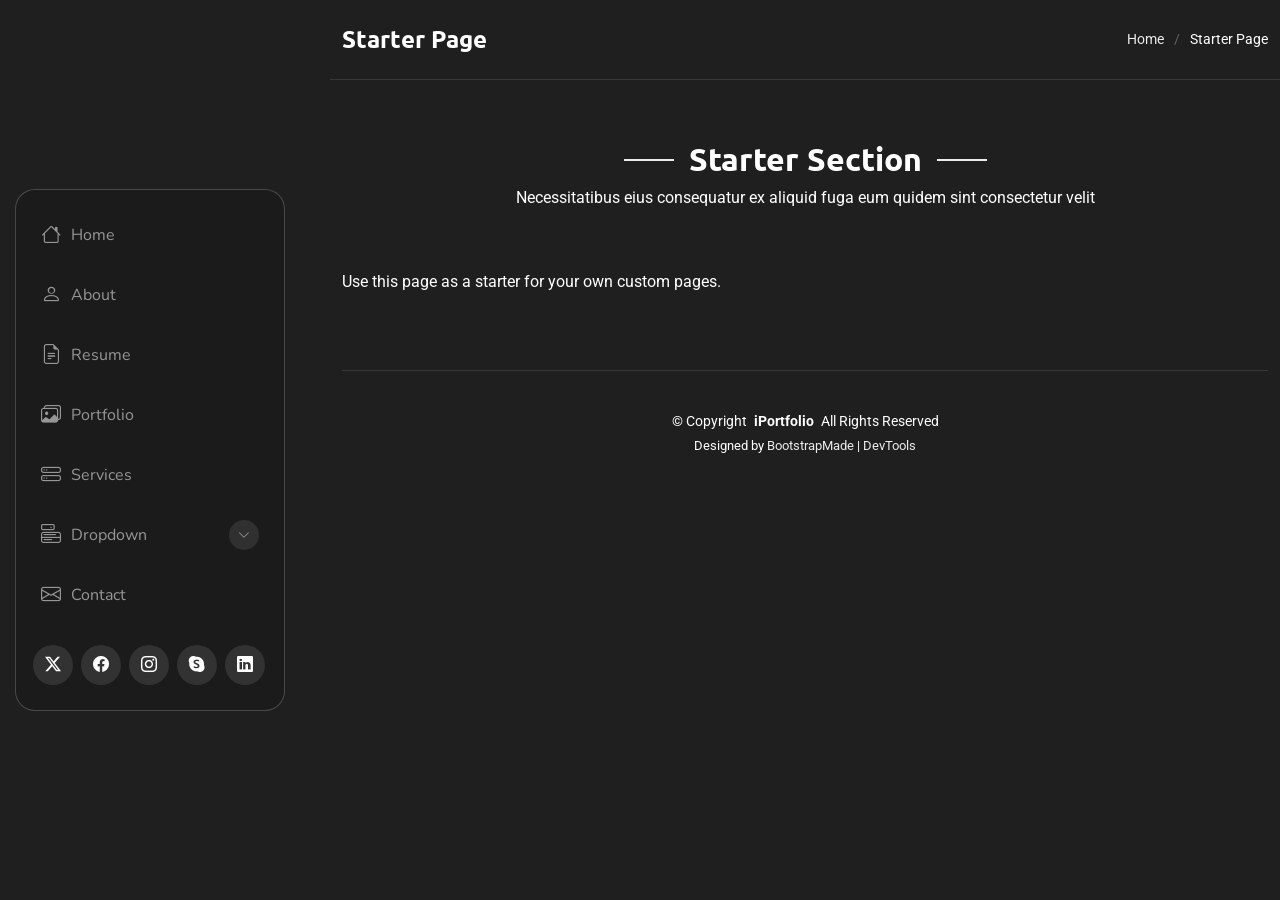
<file: starter-page.html>
<!DOCTYPE html>
<html lang="en">

<head>
  <meta charset="utf-8">
  <meta content="width=device-width, initial-scale=1.0" name="viewport">
  <title>Starter Page - SnapFolio Bootstrap Template</title>
  <meta name="description" content="">
  <meta name="keywords" content="">

  <!-- Favicons -->
  <link href="assets/img/favicon.png" rel="icon">
  <link href="assets/img/apple-touch-icon.png" rel="apple-touch-icon">

  <!-- Fonts -->
  <link href="https://fonts.googleapis.com" rel="preconnect">
  <link href="https://fonts.gstatic.com" rel="preconnect" crossorigin>
  <link href="https://fonts.googleapis.com/css2?family=Roboto:ital,wght@0,100;0,300;0,400;0,500;0,700;0,900;1,100;1,300;1,400;1,500;1,700;1,900&family=Ubuntu:ital,wght@0,300;0,400;0,500;0,700;1,300;1,400;1,500;1,700&family=Nunito:ital,wght@0,200;0,300;0,400;0,500;0,600;0,700;0,800;0,900;1,200;1,300;1,400;1,500;1,600;1,700;1,800;1,900&display=swap" rel="stylesheet">

  <!-- Vendor CSS Files -->
  <link href="assets/vendor/bootstrap/css/bootstrap.min.css" rel="stylesheet">
  <link href="assets/vendor/bootstrap-icons/bootstrap-icons.css" rel="stylesheet">
  <link href="assets/vendor/aos/aos.css" rel="stylesheet">
  <link href="assets/vendor/glightbox/css/glightbox.min.css" rel="stylesheet">
  <link href="assets/vendor/swiper/swiper-bundle.min.css" rel="stylesheet">

  <!-- Main CSS File -->
  <link href="assets/css/main.css" rel="stylesheet">

  <!-- =======================================================
  * Template Name: SnapFolio
  * Template URL: https://bootstrapmade.com/snapfolio-bootstrap-portfolio-template/
  * Updated: Jul 21 2025 with Bootstrap v5.3.7
  * Author: BootstrapMade.com
  * License: https://bootstrapmade.com/license/
  ======================================================== -->
</head>

<body class="starter-page-page">

  <header id="header" class="header dark-background d-flex flex-column justify-content-center">
    <i class="header-toggle d-xl-none bi bi-list"></i>

    <div class="header-container d-flex flex-column align-items-start">
      <nav id="navmenu" class="navmenu">
        <ul>
          <li><a href="#hero"><i class="bi bi-house navicon"></i>Home</a></li>
          <li><a href="#about"><i class="bi bi-person navicon"></i> About</a></li>
          <li><a href="#resume"><i class="bi bi-file-earmark-text navicon"></i> Resume</a></li>
          <li><a href="#portfolio"><i class="bi bi-images navicon"></i> Portfolio</a></li>
          <li><a href="#services"><i class="bi bi-hdd-stack navicon"></i> Services</a></li>
          <li class="dropdown"><a href="#"><i class="bi bi-menu-button navicon"></i> <span>Dropdown</span> <i class="bi bi-chevron-down toggle-dropdown"></i></a>
            <ul>
              <li><a href="#">Dropdown 1</a></li>
              <li class="dropdown"><a href="#"><span>Deep Dropdown</span> <i class="bi bi-chevron-down toggle-dropdown"></i></a>
                <ul>
                  <li><a href="#">Deep Dropdown 1</a></li>
                  <li><a href="#">Deep Dropdown 2</a></li>
                  <li><a href="#">Deep Dropdown 3</a></li>
                  <li><a href="#">Deep Dropdown 4</a></li>
                  <li><a href="#">Deep Dropdown 5</a></li>
                </ul>
              </li>
              <li><a href="#">Dropdown 2</a></li>
              <li><a href="#">Dropdown 3</a></li>
              <li><a href="#">Dropdown 4</a></li>
            </ul>
          </li>
          <li><a href="#contact"><i class="bi bi-envelope navicon"></i> Contact</a></li>
        </ul>
      </nav>

      <div class="social-links text-center">
        <a href="#" class="twitter"><i class="bi bi-twitter-x"></i></a>
        <a href="#" class="facebook"><i class="bi bi-facebook"></i></a>
        <a href="#" class="instagram"><i class="bi bi-instagram"></i></a>
        <a href="#" class="google-plus"><i class="bi bi-skype"></i></a>
        <a href="#" class="linkedin"><i class="bi bi-linkedin"></i></a>
      </div>

    </div>

  </header>

  <main class="main">

    <!-- Page Title -->
    <div class="page-title dark-background">
      <div class="container d-lg-flex justify-content-between align-items-center">
        <h1 class="mb-2 mb-lg-0">Starter Page</h1>
        <nav class="breadcrumbs">
          <ol>
            <li><a href="index.html">Home</a></li>
            <li class="current">Starter Page</li>
          </ol>
        </nav>
      </div>
    </div><!-- End Page Title -->

    <!-- Starter Section Section -->
    <section id="starter-section" class="starter-section section">

      <!-- Section Title -->
      <div class="container section-title" data-aos="fade-up">
        <h2>Starter Section</h2>
        <p>Necessitatibus eius consequatur ex aliquid fuga eum quidem sint consectetur velit</p>
      </div><!-- End Section Title -->

      <div class="container" data-aos="fade-up">
        <p>Use this page as a starter for your own custom pages.</p>
      </div>

    </section><!-- /Starter Section Section -->

  </main>

  <footer id="footer" class="footer position-relative">

    <div class="container">
      <div class="copyright text-center ">
        <p>© <span>Copyright</span> <strong class="px-1 sitename">iPortfolio</strong> <span>All Rights Reserved</span></p>
      </div>
      <div class="credits">
        <!-- All the links in the footer should remain intact. -->
        <!-- You can delete the links only if you've purchased the pro version. -->
        <!-- Licensing information: https://bootstrapmade.com/license/ -->
        <!-- Purchase the pro version with working PHP/AJAX contact form: [buy-url] -->
        Designed by <a href="https://bootstrapmade.com/">BootstrapMade</a> | <a href="https://bootstrapmade.com/tools/">DevTools</a>
      </div>
    </div>

  </footer>

  <!-- Scroll Top -->
  <a href="#" id="scroll-top" class="scroll-top d-flex align-items-center justify-content-center"><i class="bi bi-arrow-up-short"></i></a>

  <!-- Preloader -->
  <div id="preloader"></div>

  <!-- Vendor JS Files -->
  <script src="assets/vendor/bootstrap/js/bootstrap.bundle.min.js"></script>
  <script src="assets/vendor/php-email-form/validate.js"></script>
  <script src="assets/vendor/aos/aos.js"></script>
  <script src="assets/vendor/typed.js/typed.umd.js"></script>
  <script src="assets/vendor/purecounter/purecounter_vanilla.js"></script>
  <script src="assets/vendor/waypoints/noframework.waypoints.js"></script>
  <script src="assets/vendor/isotope-layout/isotope.pkgd.min.js"></script>
  <script src="assets/vendor/imagesloaded/imagesloaded.pkgd.min.js"></script>
  <script src="assets/vendor/glightbox/js/glightbox.min.js"></script>
  <script src="assets/vendor/swiper/swiper-bundle.min.js"></script>

  <!-- Main JS File -->
  <script src="assets/js/main.js"></script>

</body>

</html>
</file>
<file: assets/css/typography.css>
/* Shared type scale for the resume and portfolio pages. */
:root {
  --type-body: 1rem;
  --type-small: 0.875rem;
  --type-card-title: 1.25rem;
  --type-subheading: 1.35rem;
  --type-section-title: 2rem;
}

body.index-page,
body.portfolio-details-page {
  font-size: var(--type-body);
  line-height: 1.6;
}

.section-title h2 {
  font-size: var(--type-section-title);
  line-height: 1.2;
}

.section-title p,
.portfolio .portfolio-project-copy p,
.skills .skill-box p,
.stats .stats-item p,
.contact .info-item .content p,
.contact .contact-invite span,
.portfolio-details .portfolio-description p,
.portfolio-details .portfolio-info li {
  font-size: var(--type-body);
  line-height: 1.6;
}

.portfolio .portfolio-project-copy h3 {
  font-size: var(--type-card-title);
  line-height: 1.3;
}

.portfolio-details .media-heading,
.portfolio-details .project-video-block h2,
.portfolio-details .project-info-heading,
.portfolio-details .portfolio-info h3,
.portfolio-details .portfolio-description > h2 {
  font-size: var(--type-subheading);
  line-height: 1.3;
  font-weight: 700;
}

.portfolio-details .project-actions a,
.section-title .document-actions .btn,
.contact .contact-form .btn {
  font-size: var(--type-body);
  line-height: 1.4;
}

.portfolio-details .video-direct-link,
.portfolio .portfolio-info .category,
.resume .resume-tags span {
  font-size: var(--type-small);
  line-height: 1.5;
}

@media (max-width: 575px) {
  .section-title h2 {
    font-size: 1.75rem;
  }
}
</file>
<file: assets/css/main.css>
/**
* Template Name: SnapFolio
* Template URL: https://bootstrapmade.com/snapfolio-bootstrap-portfolio-template/
* Updated: Jul 21 2025 with Bootstrap v5.3.7
* Author: BootstrapMade.com
* License: https://bootstrapmade.com/license/
*/

/*--------------------------------------------------------------
# Font & Color Variables
# Help: https://bootstrapmade.com/color-system/
--------------------------------------------------------------*/
/* Fonts */
:root {
  --default-font: "Roboto",  system-ui, -apple-system, "Segoe UI", Roboto, "Helvetica Neue", Arial, "Noto Sans", "Liberation Sans", sans-serif, "Apple Color Emoji", "Segoe UI Emoji", "Segoe UI Symbol", "Noto Color Emoji";
  --heading-font: "Ubuntu",  sans-serif;
  --nav-font: "Nunito",  sans-serif;
}

/* Global Colors - The following color variables are used throughout the website. Updating them here will change the color scheme of the entire website */
:root { 
  --background-color: #1f1f1f; /* Background color for the entire website, including individual sections */
  --default-color: #ffffff; /* Default color used for the majority of the text content across the entire website */
  --heading-color: #ffffff; /* Color for headings, subheadings and title throughout the website */
  --accent-color: #ececec; /* Accent color that represents your brand on the website. It's used for buttons, links, and other elements that need to stand out */
  --surface-color: #232323; /* The surface color is used as a background of boxed elements within sections, such as cards, icon boxes, or other elements that require a visual separation from the global background. */
  --contrast-color: #310606; /* Contrast color for text, ensuring readability against backgrounds of accent, heading, or default colors. */
}

/* Nav Menu Colors - The following color variables are used specifically for the navigation menu. They are separate from the global colors to allow for more customization options */
:root {
  --nav-color: rgba(236, 236, 236, 0.59);  /* The default color of the main navmenu links */
  --nav-hover-color: #ffffff; /* Applied to main navmenu links when they are hovered over or active */
  --nav-mobile-background-color: #393939; /* Used as the background color for mobile navigation menu */
  --nav-dropdown-background-color: #393939; /* Used as the background color for dropdown items that appear when hovering over primary navigation items */
  --nav-dropdown-color: #ffffff; /* Used for navigation links of the dropdown items in the navigation menu. */
  --nav-dropdown-hover-color: #ececec; /* Similar to --nav-hover-color, this color is applied to dropdown navigation links when they are hovered over. */
}

/* Color Presets - These classes override global colors when applied to any section or element, providing reuse of the sam color scheme. */

.light-background {
  --background-color: #2c2c2c;
  --surface-color: #323232;
}

.dark-background {
  --background-color: #040b14;
  --default-color: #ffffff;
  --heading-color: #ffffff;
  --surface-color: #151f2b;
  --contrast-color: #ffffff;
}

/* Smooth scroll */
:root {
  scroll-behavior: smooth;
}

/*--------------------------------------------------------------
# General Styling & Shared Classes
--------------------------------------------------------------*/
body {
  color: var(--default-color);
  background-color: var(--background-color);
  font-family: var(--default-font);
}

a {
  color: var(--accent-color);
  text-decoration: none;
  transition: 0.3s;
}

a:hover {
  color: color-mix(in srgb, var(--accent-color), transparent 25%);
  text-decoration: none;
}

h1,
h2,
h3,
h4,
h5,
h6 {
  color: var(--heading-color);
  font-family: var(--heading-font);
}

/* PHP Email Form Messages
------------------------------*/
.php-email-form .error-message {
  display: none;
  background: #df1529;
  color: #ffffff;
  text-align: left;
  padding: 15px;
  margin-bottom: 24px;
  font-weight: 600;
}

.php-email-form .sent-message {
  display: none;
  color: #ffffff;
  background: #059652;
  text-align: center;
  padding: 15px;
  margin-bottom: 24px;
  font-weight: 600;
}

.php-email-form .loading {
  display: none;
  background: var(--surface-color);
  text-align: center;
  padding: 15px;
  margin-bottom: 24px;
}

.php-email-form .loading:before {
  content: "";
  display: inline-block;
  border-radius: 50%;
  width: 24px;
  height: 24px;
  margin: 0 10px -6px 0;
  border: 3px solid var(--accent-color);
  border-top-color: var(--surface-color);
  animation: php-email-form-loading 1s linear infinite;
}

@keyframes php-email-form-loading {
  0% {
    transform: rotate(0deg);
  }

  100% {
    transform: rotate(360deg);
  }
}

/*--------------------------------------------------------------
# Global Header
--------------------------------------------------------------*/
.header {
  --background-color: #1b1b1b;
  --contrast-color: #444444;
  color: var(--default-color);
  position: fixed;
  top: 0;
  left: 0;
  bottom: 0;
  padding: 0 15px;
  width: 300px;
  transition: all ease-in-out 0.3s;
  overflow-y: auto;
  z-index: 997;
}

.header .header-container {
  border-radius: 20px;
  padding: 15px;
  background-color: var(--background-color);
  border: 1px solid color-mix(in srgb, var(--default-color), transparent 80%);
}

.header .social-links {
  margin: 0 0 10px 0;
}

.header .social-links a {
  font-size: 16px;
  display: inline-flex;
  align-items: center;
  justify-content: center;
  background: color-mix(in srgb, var(--default-color), transparent 90%);
  color: var(--default-color);
  margin: 0 2px;
  border-radius: 50%;
  text-align: center;
  width: 40px;
  height: 40px;
  transition: 0.3s;
}

.header .social-links a:hover {
  color: var(--contrast-color);
  background: var(--accent-color);
}

@media (min-width: 1200px) {

  .header~main,
  .header~#footer {
    margin-left: 330px;
  }
}

@media (max-width: 1199px) {
  .header {
    left: -100%;
  }
}

.header.header-show {
  left: 0;
}

.header .header-toggle {
  color: var(--contrast-color);
  background-color: var(--accent-color);
  font-size: 22px;
  display: flex;
  align-items: center;
  justify-content: center;
  width: 40px;
  height: 40px;
  border-radius: 50%;
  cursor: pointer;
  position: fixed;
  top: 15px;
  right: 15px;
  z-index: 9999;
  transition: background-color 0.3s;
}

.header .header-toggle:hover {
  color: var(--contrast-color);
  background-color: color-mix(in srgb, var(--accent-color) 90%, white 15%);
}

/*--------------------------------------------------------------
# Navigation Menu
--------------------------------------------------------------*/
.mobile-nav-toggle {
  display: none;
}

.navmenu {
  padding: 0;
  z-index: 9997;
  width: 100%;
}

.navmenu ul {
  list-style: none;
  padding: 0 0 20px 0;
  margin: 0;
}

.navmenu a,
.navmenu a:focus {
  color: var(--nav-color);
  padding: 15px 10px;
  font-family: var(--nav-font);
  font-size: 16px;
  font-weight: 400;
  display: flex;
  align-items: center;
  white-space: nowrap;
  transition: 0.3s;
  width: 100%;
}

.navmenu a .navicon,
.navmenu a:focus .navicon {
  font-size: 20px;
  margin-right: 10px;
}

.navmenu a .toggle-dropdown,
.navmenu a:focus .toggle-dropdown {
  font-size: 12px;
  line-height: 0;
  margin-left: auto;
  width: 30px;
  height: 30px;
  display: flex;
  align-items: center;
  justify-content: center;
  border-radius: 50%;
  transition: 0.3s;
  flex-shrink: 0;
  background-color: color-mix(in srgb, var(--accent-color), transparent 90%);
}

.navmenu a .toggle-dropdown:hover,
.navmenu a:focus .toggle-dropdown:hover {
  background-color: var(--accent-color);
  color: var(--contrast-color);
}

.navmenu a:hover,
.navmenu .active,
.navmenu .active:focus {
  color: var(--nav-hover-color);
}

.navmenu a:hover .navicon,
.navmenu .active .navicon,
.navmenu .active:focus .navicon {
  color: var(--accent-color);
}

.navmenu .active .toggle-dropdown,
.navmenu .active:focus .toggle-dropdown {
  background-color: var(--accent-color);
  color: var(--contrast-color);
  transform: rotate(180deg);
}

.navmenu .dropdown {
  display: block;
}

.navmenu .dropdown a,
.navmenu .dropdown a:focus {
  color: --nav-dropdown-color;
}

.navmenu .dropdown a:hover,
.navmenu .dropdown .active,
.navmenu .dropdown .active:focus {
  color: var(--nav-dropdown-hover-color);
}

.navmenu .dropdown ul {
  position: static;
  display: none;
  z-index: 99;
  padding: 5px 10px;
  margin: 5px 10px;
  background-color: var(--nav-dropdown-background-color);
  border: 1px solid color-mix(in srgb, var(--default-color), transparent 90%);
  box-shadow: none;
  transition: all 0.5s ease-in-out;
}

.navmenu .dropdown ul ul {
  background-color: rgba(33, 37, 41, 0.1);
}

.navmenu .dropdown>.dropdown-active {
  display: block;
  background-color: rgba(33, 37, 41, 0.03);
}

/*--------------------------------------------------------------
# Global Footer
--------------------------------------------------------------*/
.footer {
  color: var(--default-color);
  background-color: var(--background-color);
  font-size: 14px;
  padding: 0 0 40px 0;
  position: relative;
}

.footer .copyright {
  padding-top: 40px;
  border-top: 1px solid color-mix(in srgb, var(--default-color), transparent 90%);
}

.footer .copyright p {
  margin-bottom: 0;
}

.footer .credits {
  margin-top: 4px;
  font-size: 13px;
  text-align: center;
}

/*--------------------------------------------------------------
# Preloader
--------------------------------------------------------------*/
#preloader {
  position: fixed;
  inset: 0;
  z-index: 999999;
  overflow: hidden;
  background: var(--background-color);
  transition: all 0.6s ease-out;
}

#preloader:before {
  content: "";
  position: fixed;
  top: calc(50% - 30px);
  left: calc(50% - 30px);
  border: 6px solid #ffffff;
  border-color: var(--accent-color) transparent var(--accent-color) transparent;
  border-radius: 50%;
  width: 60px;
  height: 60px;
  animation: animate-preloader 1.5s linear infinite;
}

@keyframes animate-preloader {
  0% {
    transform: rotate(0deg);
  }

  100% {
    transform: rotate(360deg);
  }
}

/*--------------------------------------------------------------
# Scroll Top Button
--------------------------------------------------------------*/
.scroll-top {
  position: fixed;
  visibility: hidden;
  opacity: 0;
  right: 15px;
  bottom: -15px;
  z-index: 99999;
  background-color: var(--accent-color);
  width: 44px;
  height: 44px;
  border-radius: 50px;
  transition: all 0.4s;
}

.scroll-top i {
  font-size: 24px;
  color: var(--contrast-color);
  line-height: 0;
}

.scroll-top:hover {
  background-color: color-mix(in srgb, var(--accent-color), transparent 20%);
  color: var(--contrast-color);
}

.scroll-top.active {
  visibility: visible;
  opacity: 1;
  bottom: 15px;
}

/*--------------------------------------------------------------
# Disable aos animation delay on mobile devices
--------------------------------------------------------------*/
@media screen and (max-width: 768px) {
  [data-aos-delay] {
    transition-delay: 0 !important;
  }
}

/*--------------------------------------------------------------
# Global Page Titles & Breadcrumbs
--------------------------------------------------------------*/
.page-title {
  color: var(--default-color);
  padding: 25px 0 0 0;
  position: relative;
}

.page-title .container {
  border-bottom: 1px solid color-mix(in srgb, var(--default-color), transparent 90%);
  padding-bottom: 25px;
}

.page-title h1 {
  font-size: 24px;
  font-weight: 700;
}

.page-title .breadcrumbs ol {
  display: flex;
  flex-wrap: wrap;
  list-style: none;
  padding: 0;
  margin: 0;
  font-size: 14px;
  font-weight: 400;
}

.page-title .breadcrumbs ol li+li {
  padding-left: 10px;
}

.page-title .breadcrumbs ol li+li::before {
  content: "/";
  display: inline-block;
  padding-right: 10px;
  color: color-mix(in srgb, var(--default-color), transparent 70%);
}

/*--------------------------------------------------------------
# Global Sections
--------------------------------------------------------------*/
section,
.section {
  color: var(--default-color);
  background-color: var(--background-color);
  padding: 60px 0;
  overflow: clip;
}

/*--------------------------------------------------------------
# Global Section Titles
--------------------------------------------------------------*/
.section-title {
  text-align: center;
  padding-bottom: 60px;
  position: relative;
}

.section-title h2 {
  font-size: 32px;
  font-weight: 700;
  position: relative;
}

.section-title h2:before,
.section-title h2:after {
  content: "";
  width: 50px;
  height: 2px;
  background: var(--accent-color);
  display: inline-block;
}

.section-title h2:before {
  margin: 0 15px 10px 0;
}

.section-title h2:after {
  margin: 0 0 10px 15px;
}

.section-title p {
  margin-bottom: 0;
}

/*--------------------------------------------------------------
# Hero Section
--------------------------------------------------------------*/
.hero {
  min-height: 100vh;
  position: relative;
  overflow: hidden;
  display: flex;
  align-items: center;
}

.hero .background-elements {
  position: absolute;
  top: 0;
  left: 0;
  width: 100%;
  height: 100%;
  z-index: 1;
  overflow: hidden;
}

.hero .background-elements .bg-circle {
  position: absolute;
  border-radius: 50%;
  background: linear-gradient(45deg, color-mix(in srgb, var(--accent-color), transparent 90%), color-mix(in srgb, var(--accent-color), transparent 95%));
  animation: float 6s ease-in-out infinite;
}

.hero .background-elements .bg-circle.circle-1 {
  width: 300px;
  height: 300px;
  top: 10%;
  right: 10%;
  animation-delay: 0s;
}

.hero .background-elements .bg-circle.circle-2 {
  width: 200px;
  height: 200px;
  bottom: 20%;
  left: 5%;
  animation-delay: 2s;
}

.hero .hero-content {
  position: relative;
  width: 100%;
  z-index: 2;
}

.hero .container {
  position: relative;
  z-index: 3;
}

.hero .hero-text h1 {
  font-size: 72px;
  font-weight: 800;
  line-height: 1.1;
  margin-bottom: 15px;
  color: var(--heading-color);
}

.hero .hero-text h1 .accent-text {
  color: var(--accent-color);
  position: relative;
}

.hero .hero-text h1 .accent-text::after {
  content: "";
  position: absolute;
  bottom: -5px;
  left: 0;
  width: 100%;
  height: 3px;
  background: linear-gradient(90deg, var(--accent-color), color-mix(in srgb, var(--accent-color), transparent 50%));
}

.hero .hero-text h2 {
  font-size: 32px;
  font-weight: 600;
  color: var(--heading-color);
  margin-bottom: 10px;
}

.hero .hero-text .lead {
  font-size: 24px;
  margin-bottom: 20px;
  color: var(--default-color);
}

.hero .hero-text .lead span {
  color: var(--accent-color);
  font-weight: 600;
  border-bottom: 2px solid var(--accent-color);
  padding-bottom: 2px;
}

.hero .hero-text .description {
  font-size: 18px;
  line-height: 1.6;
  color: color-mix(in srgb, var(--default-color), transparent 20%);
  margin-bottom: 40px;
  max-width: 500px;
}

.hero .hero-actions {
  display: flex;
  gap: 20px;
  margin-bottom: 40px;
  flex-wrap: wrap;
}

.hero .hero-actions .btn {
  padding: 14px 30px;
  font-size: 16px;
  font-weight: 600;
  border-radius: 50px;
  text-decoration: none;
  transition: all 0.3s ease;
  border: 2px solid;
}

.hero .hero-actions .btn.btn-primary {
  background-color: var(--accent-color);
  color: var(--contrast-color);
  border-color: var(--accent-color);
}

.hero .hero-actions .btn.btn-primary:hover {
  background-color: color-mix(in srgb, var(--accent-color), black 10%);
  transform: translateY(-2px);
  box-shadow: 0 8px 25px color-mix(in srgb, var(--accent-color), transparent 70%);
}

.hero .hero-actions .btn.btn-outline {
  background-color: transparent;
  color: var(--accent-color);
  border-color: var(--accent-color);
}

.hero .hero-actions .btn.btn-outline:hover {
  background-color: var(--accent-color);
  color: var(--contrast-color);
  transform: translateY(-2px);
}

.hero .social-links {
  display: flex;
  gap: 20px;
}

.hero .social-links a {
  width: 50px;
  height: 50px;
  display: flex;
  align-items: center;
  justify-content: center;
  background-color: var(--surface-color);
  color: color-mix(in srgb, var(--default-color), transparent 40%);
  border-radius: 50%;
  font-size: 20px;
  transition: all 0.3s ease;
}

.hero .social-links a:hover {
  color: var(--contrast-color);
  background-color: var(--accent-color);
  transform: translateY(-3px);
  box-shadow: 0 8px 25px color-mix(in srgb, var(--accent-color), transparent 70%);
}

.hero .hero-visual {
  display: flex;
  justify-content: center;
  align-items: center;
  height: 100%;
}

.hero .hero-visual .profile-container {
  position: relative;
  width: 400px;
  height: 400px;
}

.hero .hero-visual .profile-container .profile-background {
  position: absolute;
  top: 15px;
  left: 15px;
  width: 100%;
  height: 100%;
  background: color-mix(in srgb, var(--accent-color), transparent 90%);
  border-radius: 30px;
  z-index: 1;
}

.hero .hero-visual .profile-container .profile-image {
  position: relative;
  width: 100%;
  height: 100%;
  object-fit: cover;
  border-radius: 30px;
  z-index: 2;
}

@keyframes float {

  0%,
  100% {
    transform: translateY(0px);
  }

  50% {
    transform: translateY(-20px);
  }
}

@keyframes floatIcon {

  0%,
  100% {
    transform: translateY(0px) rotate(0deg);
  }

  50% {
    transform: translateY(-10px) rotate(5deg);
  }
}

@media (max-width: 992px) {
  .hero .hero-text {
    text-align: center;
    margin-bottom: 50px;
  }

  .hero .hero-text h1 {
    font-size: 56px;
  }

  .hero .hero-text h2 {
    font-size: 28px;
  }

  .hero .hero-text .lead {
    font-size: 20px;
  }

  .hero .hero-visual .profile-container {
    width: 350px;
    height: 350px;
  }
}

@media (max-width: 768px) {
  .hero .hero-text h1 {
    font-size: 42px;
  }

  .hero .hero-text h2 {
    font-size: 24px;
  }

  .hero .hero-text .lead {
    font-size: 18px;
  }

  .hero .hero-text .description {
    font-size: 16px;
  }

  .hero .hero-actions {
    justify-content: center;
  }

  .hero .hero-actions .btn {
    padding: 12px 25px;
    font-size: 14px;
  }

  .hero .hero-visual .profile-container {
    width: 300px;
    height: 300px;
  }

  .hero .background-elements .bg-circle.circle-1 {
    width: 200px;
    height: 200px;
  }

  .hero .background-elements .bg-circle.circle-2 {
    width: 150px;
    height: 150px;
  }

  .hero .background-elements .bg-circle.circle-3 {
    width: 100px;
    height: 100px;
  }
}

/*--------------------------------------------------------------
# About Section
--------------------------------------------------------------*/
.about .profile-card {
  background: linear-gradient(135deg, var(--surface-color) 0%, color-mix(in srgb, var(--surface-color), var(--accent-color) 5%) 100%);
  border-radius: 2rem;
  padding: 2.5rem;
  text-align: center;
  box-shadow: 0 20px 40px rgba(0, 0, 0, 0.08);
  border: 1px solid color-mix(in srgb, var(--accent-color), transparent 90%);
  position: relative;
  overflow: hidden;
}

.about .profile-card::before {
  content: "";
  position: absolute;
  top: 0;
  left: 0;
  right: 0;
  height: 4px;
  background: linear-gradient(90deg, var(--accent-color), color-mix(in srgb, var(--accent-color), var(--heading-color) 30%));
}

@media (max-width: 991px) {
  .about .profile-card {
    margin-bottom: 3rem;
  }
}

.about .profile-header {
  position: relative;
  margin-bottom: 2rem;
}

.about .profile-header .profile-image {
  width: 160px;
  height: 160px;
  margin: 0 auto 1.5rem;
  border-radius: 50%;
  overflow: hidden;
  border: 4px solid var(--accent-color);
  box-shadow: 0 10px 30px rgba(0, 0, 0, 0.15);
}

.about .profile-header .profile-image img {
  width: 100%;
  height: 100%;
  object-fit: cover;
}

.about .profile-header .profile-badge {
  position: absolute;
  bottom: 20px;
  right: calc(50% - 65px);
  width: 32px;
  height: 32px;
  background-color: var(--accent-color);
  border-radius: 50%;
  display: flex;
  align-items: center;
  justify-content: center;
  border: 3px solid var(--surface-color);
}

.about .profile-header .profile-badge i {
  color: var(--contrast-color);
  font-size: 14px;
}

.about .profile-content h3 {
  font-size: 1.5rem;
  font-weight: 700;
  margin-bottom: 0.5rem;
  color: var(--heading-color);
}

.about .profile-content .profession {
  color: var(--accent-color);
  font-weight: 500;
  margin-bottom: 2rem;
}

.about .contact-links {
  display: flex;
  flex-direction: column;
  gap: 1rem;
}

.about .contact-links .contact-item {
  display: flex;
  align-items: center;
  gap: 0.75rem;
  padding: 0.75rem 1rem;
  background-color: color-mix(in srgb, var(--surface-color), var(--background-color) 50%);
  border-radius: 0.75rem;
  text-decoration: none;
  color: var(--default-color);
  transition: all 0.3s;
  border: 1px solid color-mix(in srgb, var(--default-color), transparent 90%);
}

.about .contact-links .contact-item:hover {
  background-color: var(--accent-color);
  color: var(--contrast-color);
  transform: translateY(-2px);
  box-shadow: 0 5px 20px color-mix(in srgb, var(--accent-color), transparent 70%);
}

.about .contact-links .contact-item i {
  font-size: 1rem;
  width: 18px;
}

.about .about-content {
  padding-left: 3rem;
}

@media (max-width: 991px) {
  .about .about-content {
    padding-left: 0;
  }
}

.about .about-content .section-header {
  margin-bottom: 2rem;
}

.about .about-content .section-header .badge-text {
  display: inline-block;
  background: linear-gradient(135deg, var(--accent-color), color-mix(in srgb, var(--accent-color), var(--heading-color) 20%));
  color: var(--contrast-color);
  padding: 0.5rem 1.5rem;
  border-radius: 2rem;
  font-size: 0.875rem;
  font-weight: 600;
  letter-spacing: 0.5px;
  margin-bottom: 1.5rem;
}

.about .about-content .section-header h2 {
  font-size: 2.25rem;
  font-weight: 700;
  line-height: 1.3;
  margin: 0;
}

@media (max-width: 768px) {
  .about .about-content .section-header h2 {
    font-size: 1.875rem;
  }
}

.about .about-content .description {
  margin-bottom: 2.5rem;
}

.about .about-content .description p {
  font-size: 1.1rem;
  line-height: 1.7;
  color: color-mix(in srgb, var(--default-color), transparent 20%);
  margin-bottom: 1.5rem;
}

.about .about-content .description p:last-child {
  margin-bottom: 0;
}

.about .stats-grid {
  display: grid;
  grid-template-columns: repeat(3, 1fr);
  gap: 2rem;
  margin-bottom: 2.5rem;
  padding: 2rem;
  background-color: var(--surface-color);
  border-radius: 1.5rem;
  box-shadow: 0 10px 30px rgba(0, 0, 0, 0.05);
}

@media (max-width: 768px) {
  .about .stats-grid {
    grid-template-columns: 1fr;
    gap: 1.5rem;
    text-align: center;
  }
}

.about .stats-grid .stat-item {
  text-align: center;
}

.about .stats-grid .stat-item .stat-number {
  font-size: 2rem;
  font-weight: 700;
  color: var(--accent-color);
  display: block;
  margin-bottom: 0.5rem;
}

.about .stats-grid .stat-item .stat-label {
  font-size: 0.875rem;
  color: color-mix(in srgb, var(--default-color), transparent 40%);
  font-weight: 500;
}

.about .details-grid {
  margin-bottom: 2.5rem;
}

.about .details-grid .detail-row {
  display: grid;
  grid-template-columns: 1fr 1fr;
  gap: 2rem;
  margin-bottom: 1.5rem;
}

@media (max-width: 768px) {
  .about .details-grid .detail-row {
    grid-template-columns: 1fr;
    gap: 1rem;
  }
}

.about .details-grid .detail-row:last-child {
  margin-bottom: 0;
}

.about .details-grid .detail-item .detail-label {
  display: block;
  font-size: 0.875rem;
  color: color-mix(in srgb, var(--default-color), transparent 50%);
  margin-bottom: 0.5rem;
  font-weight: 500;
}

.about .details-grid .detail-item .detail-value {
  display: block;
  font-weight: 600;
  color: var(--heading-color);
  font-size: 1rem;
}

.about .cta-section {
  display: flex;
  gap: 1rem;
  flex-wrap: wrap;
}

.about .cta-section .btn {
  padding: 0.875rem 2rem;
  border-radius: 0.75rem;
  font-weight: 600;
  text-decoration: none;
  transition: all 0.3s;
  display: inline-flex;
  align-items: center;
  gap: 0.5rem;
  border: 2px solid transparent;
}

.about .cta-section .btn.btn-primary {
  background-color: var(--accent-color);
  color: var(--contrast-color);
}

.about .cta-section .btn.btn-primary:hover {
  background-color: color-mix(in srgb, var(--accent-color), black 15%);
  transform: translateY(-2px);
  box-shadow: 0 10px 30px color-mix(in srgb, var(--accent-color), transparent 60%);
}

.about .cta-section .btn.btn-outline {
  background-color: transparent;
  color: var(--default-color);
  border-color: color-mix(in srgb, var(--default-color), transparent 70%);
}

.about .cta-section .btn.btn-outline:hover {
  border-color: var(--accent-color);
  transform: translateY(-2px);
}

/*--------------------------------------------------------------
# Stats Section
--------------------------------------------------------------*/
.stats .stats-wrapper {
  display: grid;
  grid-template-columns: repeat(4, 1fr);
  gap: 20px;
}

@media (max-width: 992px) {
  .stats .stats-wrapper {
    grid-template-columns: repeat(2, 1fr);
  }
}

@media (max-width: 576px) {
  .stats .stats-wrapper {
    grid-template-columns: 1fr;
  }
}

.stats .stats-item {
  background: linear-gradient(135deg, color-mix(in srgb, var(--surface-color), transparent 5%), var(--surface-color));
  border-radius: 15px;
  padding: 40px 20px;
  text-align: center;
  position: relative;
  transition: transform 0.3s ease, box-shadow 0.3s ease;
  box-shadow: 0 10px 30px rgba(0, 0, 0, 0.05);
  overflow: hidden;
}

.stats .stats-item:hover {
  transform: translateY(-10px);
  box-shadow: 0 15px 35px rgba(0, 0, 0, 0.1);
}

.stats .stats-item:hover .icon-wrapper {
  transform: scale(1.1);
}

.stats .stats-item:nth-child(1) .icon-wrapper {
  background-color: color-mix(in srgb, var(--accent-color), transparent 85%);
}

.stats .stats-item:nth-child(1) .icon-wrapper i {
  color: color-mix(in srgb, var(--accent-color), transparent 10%);
}

.stats .stats-item:nth-child(2) .icon-wrapper {
  background-color: color-mix(in srgb, #ff7e00, transparent 85%);
}

.stats .stats-item:nth-child(2) .icon-wrapper i {
  color: color-mix(in srgb, #ff7e00, transparent 10%);
}

.stats .stats-item:nth-child(3) .icon-wrapper {
  background-color: color-mix(in srgb, #00c875, transparent 85%);
}

.stats .stats-item:nth-child(3) .icon-wrapper i {
  color: color-mix(in srgb, #00c875, transparent 10%);
}

.stats .stats-item:nth-child(4) .icon-wrapper {
  background-color: color-mix(in srgb, #e83e8c, transparent 85%);
}

.stats .stats-item:nth-child(4) .icon-wrapper i {
  color: color-mix(in srgb, #e83e8c, transparent 10%);
}

.stats .stats-item .icon-wrapper {
  width: 80px;
  height: 80px;
  border-radius: 50%;
  display: flex;
  align-items: center;
  justify-content: center;
  margin: 0 auto 20px;
  transition: transform 0.3s ease;
}

.stats .stats-item .icon-wrapper i {
  font-size: 36px;
}

.stats .stats-item span {
  display: block;
  font-size: 48px;
  font-weight: 700;
  color: var(--heading-color);
  margin-bottom: 10px;
  line-height: 1;
  font-family: var(--heading-font);
}

.stats .stats-item p {
  color: var(--default-color);
  font-size: 18px;
  margin: 0;
  font-weight: 500;
  font-family: var(--heading-font);
  opacity: 0.8;
}

/*--------------------------------------------------------------
# Skills Section
--------------------------------------------------------------*/
.skills .skills-category {
  background-color: var(--surface-color);
  padding: 30px;
  border-radius: 8px;
  box-shadow: 0 0 20px rgba(0, 0, 0, 0.05);
  height: 100%;
  transition: transform 0.3s;
}

.skills .skills-category:hover {
  transform: translateY(-5px);
}

.skills .skills-category h3 {
  font-size: 24px;
  margin-bottom: 25px;
  position: relative;
  padding-bottom: 15px;
}

.skills .skills-category h3:after {
  content: "";
  position: absolute;
  bottom: 0;
  left: 0;
  width: 50px;
  height: 2px;
  background-color: var(--accent-color);
}

.skills .skill-item {
  margin-bottom: 25px;
}

.skills .skill-item:last-child {
  margin-bottom: 0;
}

.skills .skill-item h4 {
  font-size: 16px;
  margin-bottom: 8px;
}

.skills .skill-item .skill-percentage {
  font-size: 14px;
  color: color-mix(in srgb, var(--heading-color), transparent 30%);
}

.skills .skill-item .progress {
  height: 8px;
  background-color: color-mix(in srgb, var(--accent-color), transparent 90%);
  border-radius: 20px;
  overflow: hidden;
  position: relative;
}

.skills .skill-item .progress .progress-bar {
  background-color: var(--accent-color);
  transition: width 1.5s ease-in-out;
  width: 0;
  height: 100%;
  border-radius: 20px;
}

.skills .skill-item .skill-tooltip {
  font-size: 14px;
  color: color-mix(in srgb, var(--default-color), transparent 30%);
  margin-top: 8px;
  opacity: 0;
  transform: translateY(-5px);
  transition: all 0.3s;
}

.skills .skill-item:hover .skill-tooltip {
  opacity: 1;
  transform: translateY(0);
}

.skills .skill-box {
  background-color: var(--surface-color);
  padding: 25px 20px;
  border-radius: 8px;
  text-align: center;
  transition: all 0.3s;
  height: 100%;
  position: relative;
  overflow: hidden;
  box-shadow: 0 0 15px rgba(0, 0, 0, 0.05);
}

.skills .skill-box:hover {
  transform: translateY(-5px);
}

.skills .skill-box:hover i {
  color: var(--accent-color);
  transform: scale(1.1);
}

.skills .skill-box:hover .skill-tooltip {
  opacity: 1;
  transform: translateY(0);
}

.skills .skill-box i {
  font-size: 36px;
  color: color-mix(in srgb, var(--accent-color), transparent 20%);
  margin-bottom: 15px;
  display: inline-block;
  transition: all 0.3s;
}

.skills .skill-box h4 {
  font-size: 18px;
  margin-bottom: 10px;
}

.skills .skill-box .skill-tooltip {
  font-size: 14px;
  color: color-mix(in srgb, var(--default-color), transparent 30%);
  opacity: 0;
  transform: translateY(5px);
  transition: all 0.3s;
}

@media (max-width: 991.98px) {
  .skills .skills-category {
    margin-bottom: 30px;
  }

  .skills .skills-category:last-child {
    margin-bottom: 0;
  }
}

@media (max-width: 767.98px) {
  .skills .skill-box {
    margin-bottom: 20px;
  }

  .skills .skill-box:last-child {
    margin-bottom: 0;
  }
}

/*--------------------------------------------------------------
# Resume Section
--------------------------------------------------------------*/
.resume .resume-side {
  background-color: var(--surface-color);
  padding: 2rem;
  border-radius: 10px;
  box-shadow: 0 0 20px rgba(0, 0, 0, 0.1);
  height: 100%;
}

.resume .resume-side .profile-img {
  text-align: center;
}

.resume .resume-side .profile-img img {
  width: 200px;
  height: 200px;
  object-fit: cover;
  border: 5px solid color-mix(in srgb, var(--accent-color), transparent 85%);
  border-radius: 50%;
}

.resume .resume-side h3 {
  font-size: 1.5rem;
  margin-bottom: 1rem;
  color: var(--heading-color);
  font-weight: 600;
}

.resume .resume-side .contact-info li {
  margin-bottom: 1rem;
  color: var(--default-color);
}

.resume .resume-side .contact-info li i {
  width: 25px;
  color: var(--accent-color);
  margin-right: 0.5rem;
}

.resume .resume-side .skill-item {
  margin-bottom: 1.5rem;
}

.resume .resume-side .skill-item span {
  font-size: 0.9rem;
  color: var(--default-color);
}

.resume .resume-side .skill-item .progress {
  height: 8px;
  background-color: color-mix(in srgb, var(--accent-color), transparent 90%);
  border-radius: 4px;
  margin-top: 0.5rem;
}

.resume .resume-side .skill-item .progress .progress-bar {
  background-color: var(--accent-color);
  width: 0;
  transition: width 1s ease;
}

.resume .resume-section {
  margin-bottom: 3rem;
}

.resume .resume-section h3 {
  font-size: 1.75rem;
  margin-bottom: 1.5rem;
  color: var(--heading-color);
  font-weight: 600;
}

.resume .resume-section h3 i {
  color: var(--accent-color);
}

.resume .resume-section .resume-item {
  padding-left: 1.5rem;
  border-left: 2px solid color-mix(in srgb, var(--accent-color), transparent 80%);
  margin-bottom: 2rem;
  position: relative;
}

.resume .resume-section .resume-item:before {
  content: "";
  position: absolute;
  width: 16px;
  height: 16px;
  border-radius: 50%;
  left: -9px;
  top: 0;
  background: var(--accent-color);
}

.resume .resume-section .resume-item h4 {
  font-size: 1.2rem;
  margin-bottom: 0.5rem;
  color: var(--heading-color);
  font-weight: 600;
}

.resume .resume-section .resume-item h5 {
  font-size: 1rem;
  margin-bottom: 0.5rem;
  color: var(--accent-color);
}

.resume .resume-section .resume-item .company {
  font-size: 0.95rem;
  margin-bottom: 1rem;
  color: var(--heading-color);
}

.resume .resume-section .resume-item .company i {
  margin-right: 0.5rem;
}

.resume .resume-section .resume-item ul {
  padding-left: 1.2rem;
}

.resume .resume-section .resume-item ul li {
  margin-bottom: 0.5rem;
  color: var(--default-color);
}

.resume .resume-section .resume-item p {
  color: var(--default-color);
  margin-bottom: 0;
}

@media (max-width: 991.98px) {
  .resume .resume-side {
    margin-bottom: 2rem;
  }
}

/*--------------------------------------------------------------
# Portfolio Section
--------------------------------------------------------------*/
@media (max-width: 991px) {
  .portfolio .filter-sidebar {
    margin-bottom: 30px;
  }
}

.portfolio .filters-wrapper {
  background-color: color-mix(in srgb, var(--surface-color), var(--default-color) 3%);
  padding: 30px;
  border-radius: 10px;
  box-shadow: 0 5px 25px rgba(0, 0, 0, 0.05);
}

@media (max-width: 991px) {
  .portfolio .filters-wrapper {
    padding: 20px;
  }
}

.portfolio .portfolio-filters {
  padding: 0;
  margin: 0;
  list-style: none;
  display: flex;
  flex-direction: column;
  gap: 10px;
}

@media (max-width: 991px) {
  .portfolio .portfolio-filters {
    flex-direction: row;
    flex-wrap: wrap;
    justify-content: center;
  }
}

.portfolio .portfolio-filters li {
  cursor: pointer;
  padding: 12px 20px;
  font-size: 16px;
  font-weight: 500;
  line-height: 1;
  color: var(--default-color);
  transition: all 0.3s ease-in-out;
  border-radius: 6px;
  background: transparent;
  position: relative;
  border-left: 3px solid transparent;
}

@media (max-width: 991px) {
  .portfolio .portfolio-filters li {
    padding: 8px 16px;
    border: 1px solid color-mix(in srgb, var(--accent-color), transparent 80%);
    border-left-width: 3px;
  }
}

.portfolio .portfolio-filters li:hover {
  color: var(--accent-color);
  background-color: color-mix(in srgb, var(--accent-color), transparent 90%);
  border-left-color: color-mix(in srgb, var(--accent-color), transparent 50%);
}

.portfolio .portfolio-filters li.filter-active {
  color: var(--accent-color);
  background-color: color-mix(in srgb, var(--accent-color), transparent 90%);
  border-left-color: var(--accent-color);
  font-weight: 600;
}

.portfolio .portfolio-wrap {
  transition: 0.4s;
  position: relative;
  overflow: hidden;
  border-radius: 12px;
  box-shadow: 0 5px 20px rgba(0, 0, 0, 0.08);
  height: 100%;
}

.portfolio .portfolio-wrap img {
  transition: transform 0.6s cubic-bezier(0.215, 0.61, 0.355, 1);
  width: 100%;
  height: 350px;
  object-fit: cover;
}

.portfolio .portfolio-wrap .portfolio-info {
  position: absolute;
  bottom: 0;
  left: 0;
  right: 0;
  padding: 25px;
  background: linear-gradient(to top, rgba(0, 0, 0, 0.8) 0%, rgba(0, 0, 0, 0.4) 60%, rgba(0, 0, 0, 0) 100%);
  z-index: 3;
  transition: all 0.4s cubic-bezier(0.215, 0.61, 0.355, 1);
  transform: translateY(20px);
  opacity: 0;
}

.portfolio .portfolio-wrap .portfolio-info .content {
  transition: all 0.4s cubic-bezier(0.215, 0.61, 0.355, 1);
  transform: translateY(20px);
}

.portfolio .portfolio-wrap .portfolio-info .category {
  display: inline-block;
  color: var(--accent-color);
  font-size: 14px;
  font-weight: 500;
  text-transform: uppercase;
  letter-spacing: 1px;
  margin-bottom: 8px;
}

.portfolio .portfolio-wrap .portfolio-info h4 {
  font-size: 20px;
  color: var(--contrast-color);
  font-weight: 700;
  margin-bottom: 15px;
}

.portfolio .portfolio-wrap .portfolio-info .portfolio-links {
  display: flex;
  gap: 12px;
}

.portfolio .portfolio-wrap .portfolio-info .portfolio-links a {
  color: var(--contrast-color);
  width: 40px;
  height: 40px;
  display: flex;
  align-items: center;
  justify-content: center;
  background-color: color-mix(in srgb, var(--accent-color), transparent 30%);
  border-radius: 50%;
  font-size: 18px;
  transition: 0.3s;
}

.portfolio .portfolio-wrap .portfolio-info .portfolio-links a:hover {
  background-color: var(--accent-color);
  transform: translateY(-3px);
}

.portfolio .portfolio-wrap:hover {
  transform: translateY(-5px);
}

.portfolio .portfolio-wrap:hover img {
  transform: scale(1.08);
}

.portfolio .portfolio-wrap:hover .portfolio-info {
  transform: translateY(0);
  opacity: 1;
}

.portfolio .portfolio-wrap:hover .portfolio-info .content {
  transform: translateY(0);
}

/*--------------------------------------------------------------
# Services Section
--------------------------------------------------------------*/
.services .service-header {
  margin-bottom: 60px;
}

.services .service-header .service-intro .service-heading {
  font-size: 48px;
  margin-bottom: 0;
  font-weight: 700;
  line-height: 1.2;
  color: var(--heading-color);
}

.services .service-header .service-intro .service-heading div {
  display: block;
  position: relative;
}

.services .service-header .service-intro .service-heading span {
  display: block;
  color: var(--accent-color);
}

@media (max-width: 992px) {
  .services .service-header .service-intro .service-heading {
    font-size: 36px;
  }
}

@media (max-width: 768px) {
  .services .service-header .service-intro .service-heading {
    font-size: 30px;
    margin-bottom: 20px;
  }
}

.services .service-header .service-summary p {
  margin-bottom: 25px;
  color: var(--default-color);
}

.services .service-header .service-summary .service-btn {
  display: inline-flex;
  align-items: center;
  padding: 12px 30px;
  background-color: var(--accent-color);
  color: var(--contrast-color);
  border-radius: 4px;
  font-weight: 500;
  transition: all 0.3s ease;
}

.services .service-header .service-summary .service-btn i {
  margin-left: 10px;
  transition: transform 0.3s ease;
}

.services .service-header .service-summary .service-btn:hover {
  background-color: color-mix(in srgb, var(--accent-color), transparent 15%);
  color: var(--contrast-color);
}

.services .service-header .service-summary .service-btn:hover i {
  transform: translateX(5px);
}

@media (max-width: 992px) {
  .services .service-header .service-summary {
    margin-top: 30px;
  }
}

.services .service-card {
  padding: 40px 40px 40px 40px;
  margin-bottom: 30px;
  border: 2px solid color-mix(in srgb, var(--accent-color), transparent 90%);
  transition: all 0.3s ease;
}

.services .service-card .service-icon {
  margin-bottom: 25px;
  background-color: color-mix(in srgb, var(--accent-color), transparent 90%);
  display: inline-flex;
  align-items: center;
  justify-content: center;
  border-radius: 10px;
  width: 64px;
  height: 64px;
}

.services .service-card .service-icon i {
  font-size: 32px;
  color: var(--accent-color);
  transition: all 0.3s ease;
}

.services .service-card h3 {
  font-size: 28px;
  margin-bottom: 15px;
  font-weight: 700;
}

.services .service-card h3 a {
  color: var(--heading-color);
  transition: color 0.3s ease;
}

.services .service-card h3 a span {
  display: block;
}

.services .service-card h3 a:hover {
  color: var(--accent-color);
}

.services .service-card p {
  color: var(--default-color);
  transition: color 0.3s ease;
  margin-bottom: 0;
}

.services .service-card .card-action {
  position: absolute;
  top: 0;
  right: 0;
  width: 80px;
  height: 80px;
  display: flex;
  align-items: center;
  justify-content: center;
  background-color: var(--accent-color);
  opacity: 0;
  visibility: hidden;
  transform: translateY(20px);
  transition: all 0.3s ease;
}

.services .service-card .card-action i {
  font-size: 24px;
  color: var(--contrast-color);
  transition: transform 0.3s ease;
}

.services .service-card .card-action:hover i {
  transform: rotate(45deg);
}

.services .service-card::before {
  content: "";
  position: absolute;
  top: 0;
  left: 0;
  right: 0;
  bottom: 0;
  background-color: var(--surface-color);
  clip-path: polygon(70% 0, 100% 30%, 100% 100%, 0 100%, 0 0);
  z-index: -1;
  opacity: 0;
  visibility: hidden;
  transition: all 0.3s ease;
}

.services .service-card:hover {
  border-color: transparent;
}

.services .service-card:hover::before {
  opacity: 1;
  visibility: visible;
  background-color: color-mix(in srgb, var(--accent-color), transparent 90%);
}

.services .service-card:hover h3 a {
  color: var(--accent-color);
}

.services .service-card:hover h3 a:hover {
  color: var(--accent-color);
}

.services .service-card:hover p {
  color: color-mix(in srgb, var(--default-color), transparent 20%);
}

.services .service-card:hover .card-action {
  opacity: 1;
  visibility: visible;
  transform: translateY(0);
}

.services .service-card:hover .service-icon i {
  transform: scale(1.1);
}

@media (max-width: 768px) {
  .services .service-card {
    padding: 150px 25px 25px;
  }

  .services .service-card h3 {
    font-size: 24px;
  }

  .services .service-card .service-icon {
    position: absolute;
    top: 40px;
    left: 25px;
  }
}

@media (max-width: 768px) {
  .services {
    padding: 70px 0 50px;
  }
}

/*--------------------------------------------------------------
# Testimonials Section
--------------------------------------------------------------*/
.testimonials .testimonial-masonry {
  display: grid;
  grid-template-columns: repeat(3, 1fr);
  gap: 2rem;
  position: relative;
}

.testimonials .testimonial-masonry::before {
  content: "";
  position: absolute;
  width: 100%;
  height: 100%;
  background: radial-gradient(circle at center, color-mix(in srgb, var(--accent-color), transparent 95%), transparent);
  opacity: 0.5;
  z-index: -1;
}

.testimonials .testimonial-item:nth-child(3n-1) {
  margin-top: 3rem;
}

.testimonials .testimonial-item:nth-child(3n) {
  margin-top: 1.5rem;
}

.testimonials .testimonial-item.highlight .testimonial-content {
  background-color: color-mix(in srgb, var(--accent-color), transparent 92%);
  border: 1px solid color-mix(in srgb, var(--accent-color), transparent 70%);
}

.testimonials .testimonial-item.highlight .testimonial-content .quote-pattern {
  background-color: color-mix(in srgb, var(--accent-color), transparent 85%);
}

.testimonials .testimonial-item.highlight .testimonial-content .quote-pattern i {
  color: var(--accent-color);
}

.testimonials .testimonial-content {
  background-color: var(--surface-color);
  border-radius: 20px;
  padding: 2rem;
  position: relative;
  transition: all 0.3s ease;
  border: 1px solid color-mix(in srgb, var(--default-color), transparent 92%);
}

.testimonials .testimonial-content:hover {
  transform: translateY(-5px);
}

.testimonials .testimonial-content p {
  font-size: 1rem;
  line-height: 1.7;
  margin: 1.5rem 0;
  position: relative;
}

.testimonials .quote-pattern {
  position: absolute;
  top: -1.25rem;
  left: 2rem;
  width: 2.5rem;
  height: 2.5rem;
  background-color: var(--surface-color);
  border-radius: 50%;
  display: flex;
  align-items: center;
  justify-content: center;
  border: 1px solid color-mix(in srgb, var(--default-color), transparent 92%);
}

.testimonials .quote-pattern i {
  font-size: 1.25rem;
  color: var(--accent-color);
}

.testimonials .client-info {
  display: flex;
  align-items: center;
  gap: 1rem;
  margin-top: 1.5rem;
  padding-top: 1.5rem;
  border-top: 1px solid color-mix(in srgb, var(--default-color), transparent 92%);
}

.testimonials .client-image {
  width: 50px;
  height: 50px;
  border-radius: 50%;
  overflow: hidden;
  flex-shrink: 0;
}

.testimonials .client-image img {
  width: 100%;
  height: 100%;
  object-fit: cover;
}

.testimonials .client-details h3 {
  font-size: 1.125rem;
  margin-bottom: 0.25rem;
}

.testimonials .client-details .position {
  font-size: 0.875rem;
  color: color-mix(in srgb, var(--heading-color), transparent 40%);
}

@media (max-width: 1199.98px) {
  .testimonials .testimonial-masonry {
    grid-template-columns: repeat(2, 1fr);
    gap: 1.5rem;
  }

  .testimonials .testimonial-item:nth-child(3n-1),
  .testimonials .testimonial-item:nth-child(3n) {
    margin-top: 0;
  }

  .testimonials .testimonial-item:nth-child(even) {
    margin-top: 2rem;
  }
}

@media (max-width: 767.98px) {
  .testimonials .testimonial-masonry {
    grid-template-columns: 1fr;
    gap: 2rem;
  }

  .testimonials .testimonial-item:nth-child(even) {
    margin-top: 0;
  }

  .testimonials .testimonial-content {
    padding: 1.5rem;
  }

  .testimonials .testimonial-content p {
    font-size: 0.9375rem;
    margin: 1.25rem 0;
  }

  .testimonials .quote-pattern {
    width: 2.25rem;
    height: 2.25rem;
    top: -1.125rem;
  }

  .testimonials .quote-pattern i {
    font-size: 1.125rem;
  }

  .testimonials .client-info {
    margin-top: 1.25rem;
    padding-top: 1.25rem;
  }

  .testimonials .client-image {
    width: 45px;
    height: 45px;
  }

  .testimonials .client-details h3 {
    font-size: 1rem;
  }

  .testimonials .client-details .position {
    font-size: 0.8125rem;
  }
}

/*--------------------------------------------------------------
# Contact Section
--------------------------------------------------------------*/
.contact .info-box {
  background-color: var(--accent-color);
  color: var(--contrast-color);
  padding: 3rem;
  border-radius: 1rem;
  height: 100%;
}

.contact .info-box h3 {
  color: var(--contrast-color);
  font-size: 2rem;
  margin-bottom: 1rem;
}

@media (max-width: 767.98px) {
  .contact .info-box h3 {
    font-size: 1.75rem;
  }
}

.contact .info-box p {
  opacity: 0.8;
  margin-bottom: 2rem;
}

.contact .info-box a {
  color: var(--contrast-color);
}

@media (max-width: 992px) {
  .contact .info-box {
    padding: 1.5rem;
  }
}

.contact .info-item {
  display: flex;
  gap: 1.5rem;
  margin-bottom: 2rem;
}

.contact .info-item:last-child {
  margin-bottom: 0;
}

.contact .info-item .icon-box {
  width: 3.5rem;
  height: 3.5rem;
  background-color: color-mix(in srgb, var(--contrast-color), transparent 85%);
  border-radius: 50%;
  display: flex;
  align-items: center;
  justify-content: center;
  flex-shrink: 0;
  transition: 0.3s;
}

.contact .info-item .icon-box i {
  font-size: 1.5rem;
  color: var(--contrast-color);
}

.contact .info-item:hover .icon-box {
  background-color: color-mix(in srgb, var(--contrast-color), transparent 70%);
}

.contact .info-item .content h4 {
  color: var(--contrast-color);
  font-size: 1.25rem;
  margin-bottom: 0.5rem;
  font-weight: 700;
}

.contact .info-item .content p {
  margin-bottom: 0.25rem;
  font-size: 0.95rem;
}

.contact .info-item .content p:last-child {
  margin-bottom: 0;
}

.contact .contact-form {
  background-color: var(--surface-color);
  padding: 3rem;
  border-radius: 1rem;
  height: 100%;
  box-shadow: 0 0 25px rgba(0, 0, 0, 0.05);
}

@media (max-width: 992px) {
  .contact .contact-form {
    padding: 1.5rem;
  }
}

.contact .contact-form h3 {
  font-size: 2rem;
  margin-bottom: 1rem;
}

@media (max-width: 768px) {
  .contact .contact-form h3 {
    font-size: 1.75rem;
  }
}

.contact .contact-form p {
  color: color-mix(in srgb, var(--default-color), transparent 25%);
  margin-bottom: 2rem;
}

.contact .contact-form .form-control,
.contact .contact-form .form-select {
  padding: 0.875rem 1.25rem;
  border-color: color-mix(in srgb, var(--default-color), transparent 90%);
  border-radius: 0.5rem;
  background-color: color-mix(in srgb, var(--surface-color) 90%, white 5%);
  color: var(--default-color);
}

.contact .contact-form .form-control:focus,
.contact .contact-form .form-select:focus {
  box-shadow: none;
  border-color: var(--accent-color);
}

.contact .contact-form .form-control::placeholder,
.contact .contact-form .form-select::placeholder {
  color: color-mix(in srgb, var(--default-color), transparent 50%);
}

.contact .contact-form .btn {
  background-color: var(--accent-color);
  color: var(--contrast-color);
  padding: 1rem 2rem;
  border-radius: 2rem;
  display: inline-flex;
  align-items: center;
  gap: 0.5rem;
  transition: 0.3s;
}

.contact .contact-form .btn i {
  font-size: 1.25rem;
}

.contact .contact-form .btn:hover {
  background-color: color-mix(in srgb, var(--accent-color), var(--contrast-color) 20%);
}

/*--------------------------------------------------------------
# Portfolio Details Section
--------------------------------------------------------------*/
.portfolio-details .portfolio-details-slider {
  position: relative;
  overflow: hidden;
  border-radius: 8px;
  box-shadow: 0 0 30px rgba(var(--default-color), 0.1);
}

.portfolio-details .portfolio-details-slider .swiper-wrapper {
  height: auto !important;
}

.portfolio-details .portfolio-details-slider img {
  aspect-ratio: 16/9;
  object-fit: cover;
}

.portfolio-details .portfolio-details-slider .swiper-pagination {
  position: absolute;
  bottom: 20px;
}

.portfolio-details .portfolio-details-slider .swiper-pagination .swiper-pagination-bullet {
  width: 12px;
  height: 12px;
  background-color: var(--contrast-color);
  opacity: 0.5;
  transition: 0.3s;
}

.portfolio-details .portfolio-details-slider .swiper-pagination .swiper-pagination-bullet.swiper-pagination-bullet-active {
  opacity: 1;
  background-color: var(--accent-color);
}

.portfolio-details .portfolio-info {
  padding: 30px;
  background-color: var(--surface-color);
  border-radius: 8px;
  box-shadow: 0 0 30px rgba(var(--default-color), 0.1);
}

.portfolio-details .portfolio-info h3 {
  font-size: 22px;
  font-weight: 700;
  margin-bottom: 20px;
  padding-bottom: 20px;
  border-bottom: 1px solid color-mix(in srgb, var(--default-color), transparent 90%);
}

.portfolio-details .portfolio-info ul {
  padding: 0;
  list-style: none;
}

.portfolio-details .portfolio-info ul li {
  padding: 10px 0;
  border-bottom: 1px solid color-mix(in srgb, var(--default-color), transparent 90%);
}

.portfolio-details .portfolio-info ul li:last-child {
  border-bottom: 0;
}

.portfolio-details .portfolio-info ul li strong {
  font-weight: 600;
  margin-right: 10px;
  color: var(--heading-color);
}

.portfolio-details .portfolio-info ul li a {
  color: var(--accent-color);
  transition: 0.3s;
}

.portfolio-details .portfolio-info ul li a:hover {
  color: color-mix(in srgb, var(--accent-color), transparent 25%);
  text-decoration: underline;
}

.portfolio-details .portfolio-description h2 {
  font-size: 26px;
  font-weight: 700;
  margin-bottom: 20px;
}

.portfolio-details .portfolio-description p {
  padding: 0;
  margin-bottom: 20px;
  color: color-mix(in srgb, var(--default-color), transparent 20%);
}

.portfolio-details .portfolio-description .features h3 {
  font-size: 22px;
  font-weight: 600;
  margin-bottom: 30px;
}

.portfolio-details .portfolio-description .features .feature-item {
  padding: 30px;
  background-color: var(--surface-color);
  border-radius: 8px;
  height: 100%;
  transition: 0.3s;
  box-shadow: 0 0 30px rgba(var(--default-color), 0.1);
}

.portfolio-details .portfolio-description .features .feature-item:hover {
  transform: translateY(-5px);
}

.portfolio-details .portfolio-description .features .feature-item i {
  font-size: 32px;
  color: var(--accent-color);
  margin-bottom: 20px;
  display: inline-block;
}

.portfolio-details .portfolio-description .features .feature-item h4 {
  font-size: 18px;
  font-weight: 600;
  margin-bottom: 15px;
}

.portfolio-details .portfolio-description .features .feature-item p {
  margin: 0;
  font-size: 15px;
}

@media (max-width: 991px) {
  .portfolio-details .portfolio-info {
    margin-top: 20px;
  }
}

@media (max-width: 768px) {
  .portfolio-details .portfolio-description h2 {
    font-size: 24px;
  }
}

/*--------------------------------------------------------------
# Service Details Section
--------------------------------------------------------------*/
.service-details .service-details-slider {
  position: relative;
  overflow: hidden;
  border-radius: 10px;
  z-index: 1;
}

.service-details .service-details-slider .swiper-wrapper {
  height: auto !important;
}

.service-details .service-details-slider .swiper-pagination {
  position: absolute;
  bottom: 20px;
  left: 0;
  right: 0;
  z-index: 2;
}

.service-details .service-details-slider .swiper-pagination .swiper-pagination-bullet {
  width: 10px;
  height: 10px;
  background-color: var(--contrast-color);
  opacity: 0.5;
  transition: 0.3s;
}

.service-details .service-details-slider .swiper-pagination .swiper-pagination-bullet.swiper-pagination-bullet-active {
  opacity: 1;
  width: 20px;
  border-radius: 5px;
}

.service-details .content h3 {
  font-size: 28px;
  font-weight: 700;
  margin-bottom: 20px;
}

.service-details .content p {
  color: color-mix(in srgb, var(--default-color), transparent 20%);
  margin-bottom: 15px;
}

.service-details .content .features .feature-box {
  padding: 20px;
  background: var(--surface-color);
  border-radius: 10px;
  box-shadow: 0 0 20px rgba(0, 0, 0, 0.05);
  height: 100%;
  transition: 0.3s;
}

.service-details .content .features .feature-box:hover {
  transform: translateY(-5px);
}

.service-details .content .features .feature-box i {
  font-size: 24px;
  color: var(--accent-color);
  margin-right: 15px;
}

.service-details .content .features .feature-box h4 {
  font-size: 18px;
  font-weight: 600;
  margin: 0;
}

.service-details .service-info {
  background: var(--surface-color);
  padding: 30px;
  border-radius: 10px;
  box-shadow: 0 0 20px rgba(0, 0, 0, 0.05);
}

.service-details .service-info h4 {
  font-size: 22px;
  font-weight: 700;
  margin-bottom: 25px;
  padding-bottom: 15px;
  border-bottom: 2px solid color-mix(in srgb, var(--accent-color), transparent 85%);
}

.service-details .service-info .info-item {
  margin-bottom: 25px;
}

.service-details .service-info .info-item:last-child {
  margin-bottom: 0;
}

.service-details .service-info .info-item i {
  font-size: 24px;
  color: var(--accent-color);
  margin-bottom: 10px;
}

.service-details .service-info .info-item h5 {
  font-size: 16px;
  font-weight: 600;
  margin-bottom: 5px;
}

.service-details .service-info .info-item p {
  color: color-mix(in srgb, var(--default-color), transparent 20%);
  margin: 0;
}

.service-details .related-services {
  background: var(--surface-color);
  padding: 30px;
  border-radius: 10px;
  box-shadow: 0 0 20px rgba(0, 0, 0, 0.05);
}

.service-details .related-services h4 {
  font-size: 22px;
  font-weight: 700;
  margin-bottom: 25px;
  padding-bottom: 15px;
  border-bottom: 2px solid color-mix(in srgb, var(--accent-color), transparent 85%);
}

.service-details .related-services .service-item {
  margin-bottom: 25px;
  padding-bottom: 25px;
  border-bottom: 1px solid color-mix(in srgb, var(--default-color), transparent 90%);
}

.service-details .related-services .service-item:last-child {
  margin-bottom: 0;
  padding-bottom: 0;
  border-bottom: none;
}

.service-details .related-services .service-item i {
  font-size: 24px;
  color: var(--accent-color);
  margin-bottom: 10px;
}

.service-details .related-services .service-item h5 {
  font-size: 18px;
  margin-bottom: 10px;
}

.service-details .related-services .service-item h5 a {
  color: var(--heading-color);
  transition: 0.3s;
}

.service-details .related-services .service-item h5 a:hover {
  color: var(--accent-color);
}

.service-details .related-services .service-item p {
  color: color-mix(in srgb, var(--default-color), transparent 20%);
  margin: 0;
  font-size: 14px;
}

@media (max-width: 991px) {

  .service-details .service-info,
  .service-details .related-services {
    margin-top: 30px;
  }
}

/*--------------------------------------------------------------
# Starter Section Section
--------------------------------------------------------------*/
.starter-section {
  /* Add your styles here */
}
</file>
